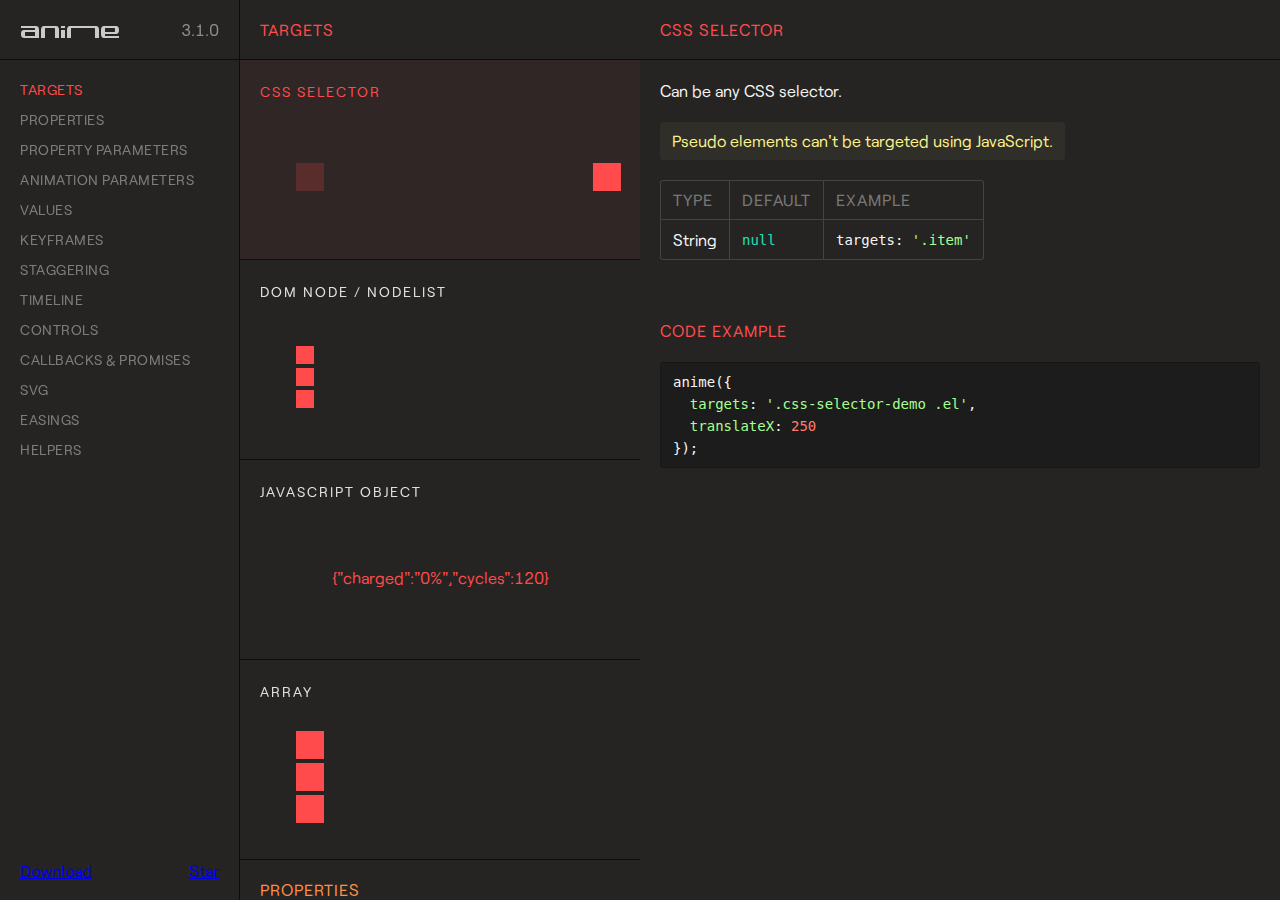
<file: anime-master/documentation/index.html>
<!DOCTYPE html>
<html>
<head>
  <title>Documentation | anime.js</title>
  <meta charset="utf-8">
  <meta name="viewport" content="width=device-width, initial-scale=1, maximum-scale=1">

  <meta property="og:title" content="anime.js">
  <meta property="og:url" content="https://animejs.com">
  <meta property="og:description" content="Javascript animation engine">
  <meta property="og:image" content="https://animejs.com/documentation/assets/img/social-media-image.png">

  <meta name="twitter:card" content="summary_large_image">
  <meta name="twitter:site" content="@juliangarnier">
  <meta name="twitter:creator" content="@juliangarnier">
  <meta name="twitter:title" content="anime.js">
  <meta name="twitter:description" content="Javascript animation engine">
  <meta name="twitter:image" content="https://animejs.com/documentation/assets/img/social-media-image.png">

  <link rel="apple-touch-icon-precomposed" href="assets/img/apple-touch-icon.png">
  <link rel="icon" type="image/png" href="assets/img/favicon.png" >

  <link href="//cloud.typenetwork.com/projects/2160/fontface.css/" rel="stylesheet" type="text/css">

  <link href="assets/css/animejs.css" rel="stylesheet">
  <link href="assets/css/anime-theme.css" rel="stylesheet">
  <link href="assets/css/documentation.css" rel="stylesheet">

  <script src="../lib/anime.min.js"></script>
</head>
<body>
  <div class="content">
    <header class="header">
    <a class="logo" href="https://github.com/juliangarnier/anime/">
      <img class="anime-mini-logo" src="assets/img/anime-mini-logo.svg" />
      <span class="version-number"></span>
    </a>
    </header>
    <section class="pane sidebar">
      <nav class="navigation"></nav>
      <div class="sidebar-info">
        <a class="github-button" href="https://github.com/juliangarnier/anime/archive/master.zip" data-icon="octicon-cloud-download" aria-label="Download juliangarnier/anime on GitHub">Download</a>
        <a class="github-button" href="https://github.com/juliangarnier/anime" data-show-count="true" aria-label="Star juliangarnier/anime on GitHub">Star</a>
      </div>
    </section>
    <section class="pane demos">

<!-- TARGETS -->
<article id="targets" class="color-targets">
  <header>
    <h2 class="demos-title">Targets</h2>
  </header>

<div id="cssSelector" class="demo">
  <h3 class="demo-title">CSS Selector</h3>
  <div class="demo-description">
    <p>Can be any CSS selector.</p>
    <p class="bubble warning">Pseudo elements can't be targeted using JavaScript.</p>
    <table>
      <thead>
        <td>Type</td>
        <td>Default</td>
        <td>Example</td>
      </thead>
      <tr>
        <td>String</td>
        <td><code>null</code></td>
        <td><code>targets: '.item'</code></td>
      </tr>
    </table>
  </div>
  <div class="demo-content css-selector-demo">
    <div class="line">
      <div class="square shadow"></div>
      <div class="square el"></div>
    </div>
  </div>
  <script>var cssSelector = function() {
/*DEMO*/
anime({
  targets: '.css-selector-demo .el',
  translateX: 250
});
/*DEMO*/
}
  </script>

</div>

<div id="domNode" class="demo">
  <h3 class="demo-title">DOM Node / NodeList</h3>
  <div class="demo-description">
    <p>
      Can be any DOM Node or NodeList.
    </p>
    <table>
      <thead>
        <td>Type</td>
        <td>Default</td>
        <td>Example</td>
      </thead>
      <tr>
        <td>DOM Node</td>
        <td><code>null</code></td>
        <td><code>targets: el.querySelector('.item')</code></td>
      </tr>
      <tr>
        <td>NodeList</td>
        <td><code>null</code></td>
        <td><code>targets: el.querySelectorAll('.item')</code></td>
      </tr>
    </table>
  </div>
  <div class="demo-content dom-node-demo">
    <div class="line">
      <div class="small square shadow"></div>
      <div class="small square el"></div>
    </div>
    <div class="line">
      <div class="small square shadow"></div>
      <div class="small square el"></div>
    </div>
    <div class="line">
      <div class="small square shadow"></div>
      <div class="small square el"></div>
    </div>
  </div>
  <script>var domNode = function() {
/*DEMO*/
var elements = document.querySelectorAll('.dom-node-demo .el');

anime({
  targets: elements,
  translateX: 270
});
/*DEMO*/
}
  </script>
</div>

<div id="JSobject" class="demo">
  <h3 class="demo-title">JavaScript Object</h3>
  <div class="demo-description">
    <p>
      A JavaScript Object with at least one property containing a numerical value.
    </p>
    <table>
      <thead>
        <td>Type</td>
        <td>Default</td>
        <td>Example</td>
      </thead>
      <tr>
        <td>Object</td>
        <td><code>null</code></td>
        <td><code>targets: myObjectProp</code></td>
      </tr>
    </table>
  </div>
  <div class="demo-content">
    <pre class="battery-log">{"charged":"0%","cycles":120}</pre>
  </div>
  <script>var JSobject = function() {
/*DEMO*/
var logEl = document.querySelector('.battery-log');

var battery = {
  charged: '0%',
  cycles: 120
}

anime({
  targets: battery,
  charged: '100%',
  cycles: 130,
  round: 1,
  easing: 'linear',
  update: function() {
    logEl.innerHTML = JSON.stringify(battery);
  }
});
/*DEMO*/
}
  </script>
<script>
</script>
</div>

<div id="array" class="demo">
  <h3 class="demo-title">Array</h3>
  <div class="demo-description">
    <p>
      An array containing multiple targets.
    </p>
    <p class="bubble info">
      Accepts mixed types. E.g. <code>['.el', domNode, jsObject]</code>
    </p>
    <table>
      <thead>
        <td>Type</td>
        <td>Default</td>
        <td>Example</td>
      </thead>
      <tr>
        <td>Array</td>
        <td><code>null</code></td>
        <td><code>targets: ['.item', el.getElementById('#thing')]</code></td>
      </tr>
    </table>
  </div>
  <div class="demo-content mixed-array-demo">
    <div class="line">
      <div class="square shadow"></div>
      <div class="square el el-01"></div>
    </div>
    <div class="line">
      <div class="square shadow"></div>
      <div class="square el el-02"></div>
    </div>
    <div class="line">
      <div class="square shadow"></div>
      <div class="square el el-03"></div>
    </div>
  </div>
  <script>var array = function() {
/*DEMO*/
var el = document.querySelector('.mixed-array-demo .el-01');

anime({
  targets: [el, '.mixed-array-demo .el-02', '.mixed-array-demo .el-03'],
  translateX: 250
});
/*DEMO*/
}
  </script>

</div>

</article>
<!-- -->

<!-- ANIMATABLE PROPERTIES -->
<article id="properties" class="color-properties">
<header>
  <h2 class="demos-title">Properties</h2>
</header>

<div id="cssProperties" class="demo">
  <h3 class="demo-title">CSS Properties</h3>
  <div class="demo-description">
    <p>
      Any CSS properties can be animated.
    </p>
    <p class="bubble warning">
      Most CSS properties will cause layout changes or repaint, and will result in choppy animation.
      Prioritize opacity and CSS transforms as much as possible.
    </p>
    <p>More details about accepted values in the <a class="color-values" href="#unitlessValue">values</a> section.</p>
    <table>
      <thead>
        <td>Example</td>
        <td>value</td>
      </thead>
      <tr>
        <td><code>opacity</code></td>
        <td><code>.5</code></td>
      </tr>
      <tr>
        <td><code>left</code></td>
        <td><code>'100px'</code></td>
      </tr>
    </table>
  </div>
  <div class="demo-content css-prop-demo">
    <div class="large square shadow"></div>
    <div class="large square el"></div>
  </div>
  <script>var cssProperties = function() {
/*DEMO*/
anime({
  targets: '.css-prop-demo .el',
  left: '240px',
  backgroundColor: '#FFF',
  borderRadius: ['0%', '50%'],
  easing: 'easeInOutQuad'
});
/*DEMO*/
}
  </script>
</div>

<div id="CSStransforms" class="demo">
  <h3 class="demo-title">CSS Transforms</h3>
  <div class="demo-description">
    <p>
      Animate CSS transforms properties individually.
    </p>
    <p class="bubble info">
      It's possible to specify different timing for each transforms properties, more details in the <a class="color-prop-params" href="#specificPropParameters">specific property parameters</a> section.
    </p>
    <p>More details about accepted values in the <a class="color-values" href="#unitlessValue">values</a> section.</p>
    <table>
      <thead>
        <td>Valid properties</td>
        <td>Default unit</td>
      </thead>
      <tr><td><code>'translateX'</code></td><td><code>'px'</code></td></tr>
      <tr><td><code>'translateY'</code></td><td><code>'px'</code></td></tr>
      <tr><td><code>'translateZ'</code></td><td><code>'px'</code></td></tr>
      <tr><td><code>'rotate'</code></td><td><code>'deg'</code></td></tr>
      <tr><td><code>'rotateX'</code></td><td><code>'deg'</code></td></tr>
      <tr><td><code>'rotateY'</code></td><td><code>'deg'</code></td></tr>
      <tr><td><code>'rotateZ'</code></td><td><code>'deg'</code></td></tr>
      <tr><td><code>'scale'</code></td><td><code>—</code></td></tr>
      <tr><td><code>'scaleX'</code></td><td><code>—</code></td></tr>
      <tr><td><code>'scaleY'</code></td><td><code>—</code></td></tr>
      <tr><td><code>'scaleZ'</code></td><td><code>—</code></td></tr>
      <tr><td><code>'skew'</code></td><td><code>'deg'</code></td></tr>
      <tr><td><code>'skewX'</code></td><td><code>'deg'</code></td></tr>
      <tr><td><code>'skewY'</code></td><td><code>'deg'</code></td></tr>
      <tr><td><code>'perspective'</code></td><td><code>'px'</code></td></tr>
    </table>
  </div>
  <div class="demo-content css-transforms-demo">
    <div class="square shadow"></div>
    <div class="square el"></div>
  </div>
  <script>var CSStransforms = function() {
/*DEMO*/
anime({
  targets: '.css-transforms-demo .el',
  translateX: 250,
  scale: 2,
  rotate: '1turn'
});
/*DEMO*/
}
  </script>
</div>

<div id="JSobjProp" class="demo">
  <h3 class="demo-title">Object properties</h3>
  <div class="demo-description">
    <p>
      Any Object property containing a numerical value can be animated.<br>
      More details about accepted values in the <a class="color-values" href="#unitlessValue">values</a> section.
    </p>
    <table>
      <thead>
        <td>Example</td>
        <td>value</td>
      </thead>
      <tr>
        <td><code>prop1</code></td>
        <td><code>50</code></td>
      </tr>
      <tr>
        <td><code>'prop2'</code></td>
        <td><code>'100%'</code></td>
      </tr>
    </table>
  </div>
  <div class="demo-content">
    <pre class="js-object-log">{"prop1":0,"prop2":"0%"}</pre>
  </div>
  <script>var JSobjProp = function() {
/*DEMO*/
var objPropLogEl = document.querySelector('.js-object-log');

var myObject = {
  prop1: 0,
  prop2: '0%'
}

anime({
  targets: myObject,
  prop1: 50,
  prop2: '100%',
  easing: 'linear',
  round: 1,
  update: function() {
    objPropLogEl.innerHTML = JSON.stringify(myObject);
  }
});
/*DEMO*/
}
  </script>
</div>

<div id="domAttr" class="demo">
  <h3 class="demo-title">DOM Attributes</h3>
  <div class="demo-description">
    <p>
      Any DOM Attributes containing a numerical value can be animated.<br>
      More details about accepted values in the <a class="color-values" href="#unitlessValue">values</a> section.
    </p>
    <table>
      <thead>
        <td>Example</td>
        <td>value</td>
      </thead>
      <tr>
        <td><code>value</code></td>
        <td><code>1000</code></td>
      </tr>
      <tr>
        <td><code>volume</code></td>
        <td><code>0</code></td>
      </tr>
      <tr>
        <td><code>data-custom</code></td>
        <td><code>'3 dogs'</code></td>
      </tr>
    </table>
  </div>
  <div class="demo-content dom-attribute-demo">
    <input class="el text-output" value="0"></input>
  </div>
  <script>var domAttr = function() {
/*DEMO*/
anime({
  targets: '.dom-attribute-demo input',
  value: [0, 1000],
  round: 1,
  easing: 'easeInOutExpo'
});
/*DEMO*/
}
  </script>
</div>

<div id="svgAttr" class="demo">
  <h3 class="demo-title">SVG Attributes</h3>
  <div class="demo-description">
    <p>
      Like any other <a class="color-properties" href="#domAttr">DOM attributes</a>, all SVG attributes containing at least one numerical value can be animated.<br>
      More details about accepted values in the <a class="color-values" href="#unitlessValue">values</a> section and SVG animation in the <a class="color-svg" href="#motionPath">SVG</a> section.
    </p>
    <table>
      <thead>
        <td>Example</td>
        <td>value</td>
      </thead>
      <tr>
        <td><code>points</code></td>
        <td><code>'64 68.64 8.574 100 63.446 67.68 64 4 64.554 67.68 119.426 100'</code></td>
      </tr>
      <tr>
        <td><code>scale</code></td>
        <td><code>1</code></td>
      </tr>
      <tr>
        <td><code>baseFrequency</code></td>
        <td><code>0</code></td>
      </tr>
    </table>
  </div>
  <div class="demo-content align-center svg-attributes-demo">
<svg width="128" height="128" viewBox="0 0 128 128">
  <filter id="displacementFilter">
    <feTurbulence type="turbulence" baseFrequency=".05" numOctaves="2" result="turbulence"/>
    <feDisplacementMap in2="turbulence" in="SourceGraphic" scale="15" xChannelSelector="R" yChannelSelector="G"/>
  </filter>
  <polygon points="64 68.64 8.574 100 63.446 67.68 64 4 64.554 67.68 119.426 100" style="filter: url(#displacementFilter)" fill="currentColor"/>
</svg>
  </div>
  <script>var svgAttr = function() {
  // Needed to reset demo
  var polyEl = document.querySelector('.svg-attributes-demo polygon');
  var feTurbulenceEl = document.querySelector('feTurbulence');
  var feDisplacementMap = document.querySelector('feDisplacementMap');
  polyEl.setAttribute('points', '64 68.64 8.574 100 63.446 67.68 64 4 64.554 67.68 119.426 100');
  feTurbulenceEl.setAttribute('baseFrequency', '.05');
  feDisplacementMap.setAttribute('scale', '15');
/*DEMO*/
anime({
  targets: ['.svg-attributes-demo polygon', 'feTurbulence', 'feDisplacementMap'],
  points: '64 128 8.574 96 8.574 32 64 0 119.426 32 119.426 96',
  baseFrequency: 0,
  scale: 1,
  loop: true,
  direction: 'alternate',
  easing: 'easeInOutExpo'
});
/*DEMO*/
}
  </script>

</div>

</article>
<!-- -->

<!-- PROPERTY PARAMETERS -->
<article id="propertyParameters" class="color-prop-params">
  <header>
    <h2 class="demos-title">Property parameters</h2>
  </header>

<div id="duration" class="demo">
  <h3 class="demo-title">Duration</h3>
  <div class="demo-description">
    <p>
      Defines the duration in milliseconds of the animation.
    </p>
    <table>
      <thead>
        <td>Type</td>
        <td>Default</td>
        <td>Example</td>
      </thead>
      <tr>
        <td>Number</td>
        <td><code>1000</code></td>
        <td><code>3000</code></td>
      </tr>
      <tr>
        <td>anime.stagger</td>
        <td>See <a class="color-staggering" href="#staggeringBasics">staggering</a> section</td>
        <td><code>anime.stagger(150)</code></td>
      </tr>
      <tr>
        <td>Function</td>
        <td>See <a class="color-prop-params" href="#functionBasedParameters">function based parameters</a> section</td>
        <td><code>(el, i) => i * 150</code></td>
      </tr>
    </table>
  </div>
  <div class="demo-content duration-demo">
    <div class="label">3000 ms</div>
    <div class="square shadow"></div>
    <div class="square el"></div>
  </div>
  <script>var duration = function() {
/*DEMO*/
anime({
  targets: '.duration-demo .el',
  translateX: 250,
  duration: 3000
});
/*DEMO*/
}
  </script>
</div>

<div id="delay" class="demo">
  <h3 class="demo-title">Delay</h3>
  <div class="demo-description">
    <p>
      Defines the delay in milliseconds of the animation.
    </p>
    <table>
      <thead>
        <td>Type</td>
        <td>Default</td>
        <td>Example</td>
      </thead>
      <tr>
        <td>Number</td>
        <td><code>0</code></td>
        <td><code>1000</code></td>
      </tr>
      <tr>
        <td>anime.stagger</td>
        <td>See <a class="color-staggering" href="#staggeringBasics">staggering</a> section</td>
        <td><code>anime.stagger(150)</code></td>
      </tr>
      <tr>
        <td>Function</td>
        <td>See <a class="color-prop-params" href="#functionBasedParameters">function based parameters</a> section</td>
        <td><code>(el, i) => i * 150</code></td>
      </tr>
    </table>
  </div>
  <div class="demo-content delay-demo">
    <div class="label">1000 ms</div>
    <div class="square shadow"></div>
    <div class="square el"></div>
  </div>
  <script>var delay = function() {
/*DEMO*/
anime({
  targets: '.delay-demo .el',
  translateX: 250,
  delay: 1000
});
/*DEMO*/
}
  </script>
</div>

<div id="endDelay" class="demo">
  <h3 class="demo-title">end delay</h3>
  <div class="demo-description">
    <p>
      Adds some extra time in milliseconds at the end of the animation.
    </p>
    <table>
      <thead>
        <td>Type</td>
        <td>Default</td>
        <td>Example</td>
      </thead>
      <tr>
        <td>Number</td>
        <td><code>0</code></td>
        <td><code>1000</code></td>
      </tr>
      <tr>
        <td>anime.stagger</td>
        <td>See <a class="color-staggering" href="#staggeringBasics">staggering</a> section</td>
        <td><code>anime.stagger(150)</code></td>
      </tr>
      <tr>
        <td>Function</td>
        <td>See <a class="color-prop-params" href="#functionBasedParameters">function based parameters</a> section</td>
        <td><code>(el, i) => i * 150</code></td>
      </tr>
    </table>
  </div>
  <div class="demo-content end-delay-demo">
    <div class="label">1000 ms</div>
    <div class="square shadow"></div>
    <div class="square el"></div>
  </div>
  <script>var endDelay = function() {
/*DEMO*/
anime({
  targets: '.end-delay-demo .el',
  translateX: 250,
  endDelay: 1000,
  direction: 'alternate'
});
/*DEMO*/
}
  </script>

</div>

<div id="easing" class="demo">
  <h3 class="demo-title">Easing</h3>
  <div class="demo-description">
    <p>
      Defines the timing function of the animation.
    </p>
    <p class="bubble info">
      Check out the <a class="color-easings" href="#linearEasing">easings</a> section for a complete list of available easing and parameters.
    </p>
    <table>
      <thead>
        <td>Type</td>
        <td>Default</td>
        <td>Example</td>
      </thead>
      <tr>
        <td>String</td>
        <td><code>'easeOutElastic(1, .5)'</code></td>
        <td><code>easing: 'easeInOutQuad'</code></td>
      </tr>
    </table>
  </div>
  <div class="demo-content easing-demo">
    <div class="label">easeInOutExpo</div>
    <div class="square shadow"></div>
    <div class="square el"></div>
  </div>
  <script>var easing = function() {
/*DEMO*/
anime({
  targets: '.easing-demo .el',
  translateX: 250,
  easing: 'easeInOutExpo'
});
/*DEMO*/
}
  </script>

</div>

<div id="round" class="demo">
  <h3 class="demo-title">Round</h3>
  <div class="demo-description">
    <p>
      Rounds up the value to x decimals.
    </p>
    <table>
      <thead>
        <td>Type</td>
        <td>Default</td>
        <td>Example</td>
      </thead>
      <tr>
        <td>Number</td>
        <td><code>0</code></td>
        <td><code>round: 10</code></td>
      </tr>
    </table>
  </div>
  <div class="demo-content">
    <pre class="round-log">0</pre>
  </div>
  <script>var round = function() {
/*DEMO*/
var roundLogEl = document.querySelector('.round-log');

anime({
  targets: roundLogEl,
  innerHTML: [0, 10000],
  easing: 'linear',
  round: 10 // Will round the animated value to 1 decimal
});
/*DEMO*/
}
  </script>
</div>

<div id="specificPropParameters" class="demo">
  <h3 class="demo-title">Specific property parameters</h3>
  <div class="demo-description">
    <p>
      Defines specific parameters to each property of the animation using an Object as value.<br>
      Other properties that aren't specified in the Object are inheritted from the main animation.
    </p>
    <table>
      <thead>
        <td>Type</td>
        <td>Example</td>
      </thead>
      <tr>
        <td>Object</td>
<td><code>rotate: {
  value: 360,
  duration: 1800,
  easing: 'easeInOutSine'
}</code></td>
      </tr>
    </table>
  </div>
  <div class="demo-content specific-prop-params-demo">
    <div class="square shadow"></div>
    <div class="square el"></div>
  </div>
  <script>var specificPropParameters = function() {
/*DEMO*/
anime({
  targets: '.specific-prop-params-demo .el',
  translateX: {
    value: 250,
    duration: 800
  },
  rotate: {
    value: 360,
    duration: 1800,
    easing: 'easeInOutSine'
  },
  scale: {
    value: 2,
    duration: 1600,
    delay: 800,
    easing: 'easeInOutQuart'
  },
  delay: 250 // All properties except 'scale' inherit 250ms delay
});
/*DEMO*/
}
  </script>

</div>

<div id="functionBasedParameters" class="demo">
  <h3 class="demo-title">Function based parameters</h3>
  <div class="demo-description">
    <p>
      Get different values for every target and property of the animation.
    </p>
    <p>
      The function accepts 3 arguments:
    </p>
    <table>
      <thead>
        <td>Arguments</td>
        <td>Infos</td>
      </thead>
      <tr>
        <td><code>target</code></td>
        <td>The curent animated targeted element</td>
      </tr>
      <tr>
        <td><code>index</code></td>
        <td>The index of the animated targeted element</td>
      </tr>
      <tr>
        <td><code>targetsLength</code></td>
        <td>The total number of animated targets</td>
      </tr>
    </table>
    <p class="bubble info">
      See <a class="color-staggering" href="#staggeringBasics">staggering</a> section for easier values manipulation.
    </p>
  </div>
  <div class="demo-content function-based-params-demo">
    <div class="line">
      <div class="small label">delay = 0 * 100</div>
      <div class="small square shadow"></div>
      <div class="small square el"></div>
    </div>
    <div class="line">
      <div class="small label">delay = 1 * 100</div>
      <div class="small square shadow"></div>
      <div class="small square el"></div>
    </div>
    <div class="line">
      <div class="small label">delay = 2 * 100</div>
      <div class="small square shadow"></div>
      <div class="small square el"></div>
    </div>
  </div>
  <script>var functionBasedParameters = function() {
/*DEMO*/
anime({
  targets: '.function-based-params-demo .el',
  translateX: 270,
  direction: 'alternate',
  loop: true,
  delay: function(el, i, l) {
    return i * 100;
  },
  endDelay: function(el, i, l) {
    return (l - i) * 100;
  }
});
/*DEMO*/
}
  </script>

</div>

</article>
<!-- -->

<!-- ANIMATION PARAMETERS -->
<article id="animationParameters" class="color-anim-params">
  <header>
    <h2 class="demos-title">Animation parameters</h2>
  </header>

<div id="direction" class="demo">
  <h3 class="demo-title">Direction</h3>
  <div class="demo-description">
    <p>
      Defines the direction of the animation.
    </p>
    <table>
      <thead>
        <td>Accepts</td>
        <td>Infos</td>
      </thead>
      <tr>
        <td><code>'normal'</code></td>
        <td>Animation progress goes from 0 to 100%</td>
      </tr>
      <tr>
        <td><code>'reverse'</code></td>
        <td>Animation progress goes from 100% to 0%</td>
      </tr>
      <tr>
        <td><code>'alternate'</code></td>
        <td>Animation progress goes from 0% to 100% then goes back to 0%</td>
      </tr>
    </table>
  </div>
  <div class="demo-content">
    <div class="line">
      <div class="label">normal</div>
      <div class="square shadow"></div>
      <div class="square el dir-normal"></div>
    </div>
    <div class="line">
      <div class="label">reverse</div>
      <div class="square shadow"></div>
      <div class="square el dir-reverse"></div>
    </div>
    <div class="line">
      <div class="label">alternate</div>
      <div class="square shadow"></div>
      <div class="square el dir-alternate"></div>
    </div>
  </div>
  <script>var direction = function() {
/*DEMO*/
anime({
  targets: '.dir-normal',
  translateX: 250,
  easing: 'easeInOutSine'
});

anime({
  targets: '.dir-reverse',
  translateX: 250,
  direction: 'reverse',
  easing: 'easeInOutSine'
});

anime({
  targets: '.dir-alternate',
  translateX: 250,
  direction: 'alternate',
  easing: 'easeInOutSine'
});
/*DEMO*/
}
  </script>

</div>

<div id="loop" class="demo">
  <h3 class="demo-title">Loop</h3>
  <div class="demo-description">
    <p>
      Defines the number of iterations of your animation.
    </p>
    <table>
      <thead>
        <td>Accepts</td>
        <td>Infos</td>
      </thead>
      <tr>
        <td><code>Number</code></td>
        <td>The number of iterations</td>
      </tr>
      <tr>
        <td><code>true</code></td>
        <td>Loop indefinitely</td>
      </tr>
    </table>
  </div>
  <div class="demo-content">
    <div class="line">
      <div class="small label">normal 3 times</div>
      <div class="small square shadow"></div>
      <div class="small square el loop"></div>
    </div>
    <div class="line">
      <div class="small label">reverse 3 times</div>
      <div class="small square shadow"></div>
      <div class="small square el loop-reverse"></div>
    </div>
    <div class="line">
      <div class="small label">alternate 3 times</div>
      <div class="small square shadow"></div>
      <div class="small square el loop-alternate"></div>
    </div>
    <div class="line">
      <div class="small label">normal inifinite</div>
      <div class="small square shadow"></div>
      <div class="small square el loop-infinity"></div>
    </div>
    <div class="line">
      <div class="small label">inifinite reverse</div>
      <div class="small square shadow"></div>
      <div class="small square el loop-reverse-infinity"></div>
    </div>
    <div class="line">
      <div class="small label">inifinite alternate</div>
      <div class="small square shadow"></div>
      <div class="small square el loop-alternate-infinity"></div>
    </div>
  </div>
  <script>var loop = function() {
/*DEMO*/
anime({
  targets: '.loop',
  translateX: 270,
  loop: 3,
  easing: 'easeInOutSine'
});

anime({
  targets: '.loop-infinity',
  translateX: 270,
  loop: true,
  easing: 'easeInOutSine'
});

anime({
  targets: '.loop-reverse',
  translateX: 270,
  loop: 3,
  direction: 'reverse',
  easing: 'easeInOutSine'
});

anime({
  targets: '.loop-reverse-infinity',
  translateX: 270,
  direction: 'reverse',
  loop: true,
  easing: 'easeInOutSine'
});

anime({
  targets: '.loop-alternate',
  translateX: 270,
  loop: 3,
  direction: 'alternate',
  easing: 'easeInOutSine'
});

anime({
  targets: '.loop-alternate-infinity',
  translateX: 270,
  direction: 'alternate',
  loop: true,
  easing: 'easeInOutSine'
});
/*DEMO*/
}
  </script>
</div>

<div id="autoplay" class="demo">
  <h3 class="demo-title">Autoplay</h3>
  <div class="demo-description">
    <p>
      Defines if the animation should automatically starts or not.
    </p>
    <table>
      <thead>
        <td>Accepts</td>
        <td>Infos</td>
      </thead>
      <tr>
        <td><code>true</code></td>
        <td>Automatically starts the animation</td>
      </tr>
      <tr>
        <td><code>false</code></td>
        <td>Animation is paused by default</td>
      </tr>
    </table>
  </div>
  <div class="demo-content">
    <div class="line">
      <div class="label">autoplay: true</div>
      <div class="square shadow"></div>
      <div class="square el autoplay-true"></div>
    </div>
    <div class="line">
      <div class="label">autoplay: false</div>
      <div class="square shadow"></div>
      <div class="square el autoplay-false"></div>
    </div>
  </div>
  <script>var autoplay = function() {
/*DEMO*/
anime({
  targets: '.autoplay-true',
  translateX: 250,
  autoplay: true,
  easing: 'easeInOutSine'
});

anime({
  targets: '.autoplay-false',
  translateX: 250,
  autoplay: false,
  easing: 'easeInOutSine'
});
/*DEMO*/
}
  </script>
</div>

</article>
<!-- -->

<!-- VALUES -->
<article id="values" class="color-values">
<header>
  <h2 class="demos-title">Values</h2>
</header>

<div id="unitlessValue" class="demo">
  <h3 class="demo-title">Unitless</h3>
  <div class="demo-description">
    <p>
      If the original value has a unit, it will be automatically added to the animated value.
    </p>
    <table>
      <thead>
        <td>Type</td>
        <td>Example</td>
      </thead>
      <tr>
        <td>Number</td>
        <td><code>translateX: 250</code></td>
      </tr>
    </table>
  </div>
  <div class="demo-content unitless-values-demo">
    <div class="circle shadow"></div>
    <div class="circle el"></div>
  </div>
  <script>var unitlessValue = function() {
/*DEMO*/
anime({
  targets: '.unitless-values-demo .el',
  translateX: 250, // -> '250px'
  rotate: 540 // -> '540deg'
});
/*DEMO*/
}
  </script>

</div>

<div id="specificUnitValue" class="demo">
  <h3 class="demo-title">Specific unit</h3>
  <div class="demo-description">
    <p>
      Forces the animation to use a certain unit and will automatically convert the initial target value.
    </p>
    <p class="bubble warning">
      Conversion accuracy can vary depending of the unit used.<br>
      You can also define the initial value of the animation directly using an array, see the <a href="#fromToValues" class="color-values">from to values</a> section.
    </p>
    <table>
      <thead>
        <td>Type</td>
        <td>Example</td>
      </thead>
      <tr>
        <td>String</td>
        <td><code>width: '100%'</code></td>
      </tr>
    </table>
  </div>
  <div class="demo-content specific-unit-values-demo">
    <div class="square shadow"></div>
    <div class="square el"></div>
  </div>
  <script>var specificUnitValue = function() {
/*DEMO*/
anime({
  targets: '.specific-unit-values-demo .el',
  width: '100%', // -> from '28px' to '100%',
  easing: 'easeInOutQuad',
  direction: 'alternate',
  loop: true
});
/*DEMO*/
}
  </script>

</div>

<div id="relativeValues" class="demo">
  <h3 class="demo-title">Relative</h3>
  <div class="demo-description">
    <p>
      Adds, substracts or multiplies the original value.
    </p>
    <table>
      <thead>
        <td>Accepts</td>
        <td>Effect</td>
        <td>Example</td>
      </thead>
      <tr>
        <td><code>'+='</code></td>
        <td>Add</td>
        <td><code>'+=100'</code></td>
      </tr>
      <tr>
        <td><code>'-='</code></td>
        <td>Substract</td>
        <td><code>'-=2turn'</code></td>
      </tr>
      <tr>
        <td><code>'*='</code></td>
        <td>Multiply</td>
        <td><code>'*=10'</code></td>
      </tr>
    </table>
  </div>
  <div class="demo-content">
    <div class="circle shadow"></div>
    <div class="circle el relative-values"></div>
  </div>
  <script>var relativeValues = function() {
/*DEMO*/
var relativeEl = document.querySelector('.el.relative-values');
relativeEl.style.transform = 'translateX(100px)';

anime({
  targets: '.el.relative-values',
  translateX: {
    value: '*=2.5', // 100px * 2.5 = '250px'
    duration: 1000
  },
  width: {
    value: '-=20px', // 28 - 20 = '8px'
    duration: 1800,
    easing: 'easeInOutSine'
  },
  rotate: {
    value: '+=2turn', // 0 + 2 = '2turn'
    duration: 1800,
    easing: 'easeInOutSine'
  },
  direction: 'alternate'
});
/*DEMO*/
}
  </script>

</div>

<div id="colors" class="demo">
  <h3 class="demo-title">Colors</h3>
  <div class="demo-description">
    <p>
      <i>anime.js</i> accepts and converts Hexadecimal, RGB, RGBA, HSL, and HSLA color values.
    </p>
    <p class="bubble warning">
      CSS color codes ( e.g. : <code>'red', 'yellow', 'aqua'</code> ) are not supported.
    </p>
    <table>
      <thead>
        <td>Accepts</td>
        <td>Example</td>
      </thead>
      <tr>
        <td>Hexadecimal</td>
        <td><code>'#FFF'</code> or <code>'#FFFFFF'</code></td>
      </tr>
      <tr>
        <td>RGB</td>
        <td><code>'rgb(255, 255, 255)'</code></td>
      </tr>
      <tr>
        <td>RGBA</td>
        <td><code>'rgba(255, 255, 255, .2)'</code></td>
      </tr>
      <tr>
        <td>HSL</td>
        <td><code>'hsl(0, 100%, 100%)'</code></td>
      </tr>
      <tr>
        <td>HSLA</td>
        <td><code>'hsla(0, 100%, 100%, .2)'</code></td>
      </tr>
    </table>
  </div>
  <div class="demo-content colors-demo">
    <div class="line">
      <div class="small label">HEX</div>
      <div class="small circle shadow"></div>
      <div class="small circle el color-hex"></div>
    </div>
    <div class="line">
      <div class="small label">RGB</div>
      <div class="small circle shadow"></div>
      <div class="small circle el color-rgb"></div>
    </div>
    <div class="line">
      <div class="small label">HSL</div>
      <div class="small circle shadow"></div>
      <div class="small circle el color-hsl"></div>
    </div>
    <div class="line">
      <div class="small label">RGBA</div>
      <div class="small circle shadow"></div>
      <div class="small circle el color-rgba"></div>
    </div>
    <div class="line">
      <div class="small label">HSLA</div>
      <div class="small circle shadow"></div>
      <div class="small circle el color-hsla"></div>
    </div>
  </div>
  <script>var colors = function() {
/*DEMO*/
var colorsExamples = anime.timeline({
  endDelay: 1000,
  easing: 'easeInOutQuad',
  direction: 'alternate',
  loop: true
})
.add({ targets: '.color-hex',  background: '#FFF' }, 0)
.add({ targets: '.color-rgb',  background: 'rgb(255,255,255)' }, 0)
.add({ targets: '.color-hsl',  background: 'hsl(0, 100%, 100%)' }, 0)
.add({ targets: '.color-rgba', background: 'rgba(255,255,255, .2)' }, 0)
.add({ targets: '.color-hsla', background: 'hsla(0, 100%, 100%, .2)' }, 0)
.add({ targets: '.colors-demo .el', translateX: 270 }, 0);
/*DEMO*/
}
  </script>

</div>

<div id="fromToValues" class="demo">
  <h3 class="demo-title">From To</h3>
  <div class="demo-description">
    <p>
      Forces the animation to start at a specified value.
    </p>
    <table>
      <thead>
        <td>Type</td>
        <td>Example</td>
      </thead>
      <tr>
        <td><code>Array</code></td>
        <td><code>['50%', '100%']</code></td>
      </tr>
    </table>
  </div>
  <div class="demo-content">
    <div class="circle shadow"></div>
    <div class="circle el from-to-values"></div>
  </div>
  <script>var fromToValues = function() {
/*DEMO*/
anime({
  targets: '.el.from-to-values',
  translateX: [100, 250], // from 100 to 250
  delay: 500,
  direction: 'alternate',
  loop: true
});
/*DEMO*/
}
  </script>

</div>

<div id="functionBasedPropVal" class="demo">
  <h3 class="demo-title">Function based values</h3>
  <div class="demo-description">
    <p>
      Get different values for every target and property of the animation.
    </p>
    <p>
      The function accepts 3 arguments:
    </p>
    <table>
      <thead>
        <td>Arguments</td>
        <td>Infos</td>
      </thead>
      <tr>
        <td><code>target</code></td>
        <td>The curently animated targeted element</td>
      </tr>
      <tr>
        <td><code>index</code></td>
        <td>The index of the animated targeted element</td>
      </tr>
      <tr>
        <td><code>targetsLength</code></td>
        <td>The total number of animated targets</td>
      </tr>
    </table>
  </div>
  <div class="demo-content function-based-values-demo">
    <div class="line">
      <div class="small circle shadow"></div>
      <div data-x="170" class="small circle el"></div>
    </div>
    <div class="line">
      <div class="small circle shadow"></div>
      <div data-x="80" class="small circle el"></div>
    </div>
    <div class="line">
      <div class="small circle shadow"></div>
      <div data-x="270" class="small circle el"></div>
    </div>
  </div>
  <script>var functionBasedPropVal = function() {
/*DEMO*/
anime({
  targets: '.function-based-values-demo .el',
  translateX: function(el) {
    return el.getAttribute('data-x');
  },
  translateY: function(el, i) {
    return 50 + (-50 * i);
  },
  scale: function(el, i, l) {
    return (l - i) + .25;
  },
  rotate: function() { return anime.random(-360, 360); },
  borderRadius: function() { return ['50%', anime.random(10, 35) + '%']; },
  duration: function() { return anime.random(1200, 1800); },
  delay: function() { return anime.random(0, 400); },
  direction: 'alternate',
  loop: true
});
/*DEMO*/
}
  </script>

</div>

</article>
<!-- -->

<!-- KEYFRAMES -->
<article id="keyframes" class="color-keyframes">
<header>
  <h2 class="demos-title">Keyframes</h2>
</header>

<div id="animationKeyframes" class="demo">
  <h3 class="demo-title">Animation keyframes</h3>
  <div class="demo-description">
    <p>
      Animation keyframes are defined using an Array, within the <code>keyframes</code> property.
    </p>
    <p class="bubble info">
      If there is no duration specified inside the keyframes, each keyframe duration will be equal to the animation's total duration divided by the number of keyframes.
    </p>
    <table>
      <thead>
        <td>Type</td>
        <td>Example</td>
      </thead>
      <tr>
        <td><code>Array</code></td>
        <td><code>[
  {value: 100, easing: 'easeOutExpo'},
  {value: 200, delay: 500},
  {value: 300, duration: 1000}
]</code></td>
      </tr>
    </table>
  </div>
  <div class="demo-content animation-keyframes-demo">
    <div class="circle shadow"></div>
    <div class="circle el keyframes"></div>
  </div>
  <script>var animationKeyframes = function() {
/*DEMO*/
anime({
  targets: '.animation-keyframes-demo .el',
  keyframes: [
    {translateY: -40},
    {translateX: 250},
    {translateY: 40},
    {translateX: 0},
    {translateY: 0}
  ],
  duration: 4000,
  easing: 'easeOutElastic(1, .8)',
  loop: true
});
/*DEMO*/
}
  </script>
</div>

<div id="propertyKeyframes" class="demo">
  <h3 class="demo-title">Property keyframes</h3>
  <div class="demo-description">
    <p>
      Similar to <a class="color-keyframes" href="#animationKeyframes">animation keyframes</a>, property keyframes are defined using an Array of property Object. Property keyframes allow overlapping animations since each property have its own keyframes array.
    </p>
    <p class="bubble info">
      If there is no duration specified inside the keyframes, each keyframe duration will be equal to the animation's total duration divided by the number of keyframes.
    </p>
    <table>
      <thead>
        <td>Type</td>
        <td>Example</td>
      </thead>
      <tr>
        <td><code>Array</code></td>
        <td><code>[
  {value: 100, easing: 'easeOutExpo'},
  {value: 200, delay: 500},
  {value: 300, duration: 1000}
]</code></td>
      </tr>
    </table>
  </div>
  <div class="demo-content property-keyframes-demo">
    <div class="circle shadow"></div>
    <div class="circle el keyframes"></div>
  </div>
  <script>var propertyKeyframes = function() {
/*DEMO*/
anime({
  targets: '.property-keyframes-demo .el',
  translateX: [
    { value: 250, duration: 1000, delay: 500 },
    { value: 0, duration: 1000, delay: 500 }
  ],
  translateY: [
    { value: -40, duration: 500 },
    { value: 40, duration: 500, delay: 1000 },
    { value: 0, duration: 500, delay: 1000 }
  ],
  scaleX: [
    { value: 4, duration: 100, delay: 500, easing: 'easeOutExpo' },
    { value: 1, duration: 900 },
    { value: 4, duration: 100, delay: 500, easing: 'easeOutExpo' },
    { value: 1, duration: 900 }
  ],
  scaleY: [
    { value: [1.75, 1], duration: 500 },
    { value: 2, duration: 50, delay: 1000, easing: 'easeOutExpo' },
    { value: 1, duration: 450 },
    { value: 1.75, duration: 50, delay: 1000, easing: 'easeOutExpo' },
    { value: 1, duration: 450 }
  ],
  easing: 'easeOutElastic(1, .8)',
  loop: true
});
/*DEMO*/
}
  </script>
</div>

</article>
<!-- -->

<!-- STAGGERING -->
<article id="staggering" class="color-staggering">
<header>
  <h2 class="demos-title">Staggering</h2>
</header>

<div id="staggeringBasics" class="demo">
  <h3 class="demo-title">Staggering basics</h3>
  <div class="demo-description">
    <p>
      Staggering allows you to animate multiple elements with <a href="https://en.wikipedia.org/wiki/Follow_through_and_overlapping_action">follow through and overlapping action</a>.
    </p>
    <pre><code>anime.stagger(value, options)</code></pre>
    <table>
      <thead>
        <td>Arguments</td>
        <td>Type</td>
        <td>Info</td>
        <td>Required</td>
      </thead>
      <tr>
        <td>Value</td>
        <td><code>Number</code>, <code>String</code>, <code>Array</code></td>
        <td>The manipulated value(s)</td>
        <td>Yes</td>
      </tr>
      <tr>
        <td>Options</td>
        <td><code>Object</code></td>
        <td>Stagger parameters</td>
        <td>No</td>
      </tr>
    </table>
  </div>
  <div class="demo-content basic-staggering-demo">
    <div class="line">
      <div class="label">delay = (100 * 0) ms</div>
      <div class="small square shadow"></div>
      <div class="small square el"></div>
    </div>
    <div class="line">
      <div class="label">delay = (100 * 1) ms</div>
      <div class="small square shadow"></div>
      <div class="small square el"></div>
    </div>
    <div class="line">
      <div class="label">delay = (100 * 2) ms</div>
      <div class="small square shadow"></div>
      <div class="small square el"></div>
    </div>
    <div class="line">
      <div class="label">delay = (100 * 3) ms</div>
      <div class="small square shadow"></div>
      <div class="small square el"></div>
    </div>
    <div class="line">
      <div class="label">delay = (100 * 4) ms</div>
      <div class="small square shadow"></div>
      <div class="small square el"></div>
    </div>
    <div class="line">
      <div class="label">delay = (100 * 5) ms</div>
      <div class="small square shadow"></div>
      <div class="small square el"></div>
    </div>
  </div>
  <script>var staggeringBasics = function() {
/*DEMO*/
anime({
  targets: '.basic-staggering-demo .el',
  translateX: 270,
  delay: anime.stagger(100) // increase delay by 100ms for each elements.
});
/*DEMO*/
}
  </script>
</div>

<div id="staggeringStartValue" class="demo">
  <h3 class="demo-title">Start value</h3>
  <div class="demo-description">
    <p>
      Starts the staggering effect from a specific value.
    </p>
    <pre><code>anime.stagger(value, {start: startValue})</code></pre>
    <table>
      <thead>
        <td>Types</td>
        <td>Info</td>
      </thead>
      <tr>
        <td><code>Number</code>, <code>String</code>
        <td>Same as propety values, see <a href="#unitlessValue" class="color-values">values section</a></td>
      </tr>
    </table>
  </div>
  <div class="demo-content staggering-start-value-demo">
    <div class="line">
      <div class="label">delay = 500 + (100 * 0) ms</div>
      <div class="small square shadow"></div>
      <div class="small square el"></div>
    </div>
    <div class="line">
      <div class="label">delay = 500 + (100 * 1) ms</div>
      <div class="small square shadow"></div>
      <div class="small square el"></div>
    </div>
    <div class="line">
      <div class="label">delay = 500 + (100 * 2) ms</div>
      <div class="small square shadow"></div>
      <div class="small square el"></div>
    </div>
    <div class="line">
      <div class="label">delay = 500 + (100 * 3) ms</div>
      <div class="small square shadow"></div>
      <div class="small square el"></div>
    </div>
    <div class="line">
      <div class="label">delay = 500 + (100 * 4) ms</div>
      <div class="small square shadow"></div>
      <div class="small square el"></div>
    </div>
    <div class="line">
      <div class="label">delay = 500 + (100 * 5) ms</div>
      <div class="small square shadow"></div>
      <div class="small square el"></div>
    </div>
  </div>
  <script>var staggeringStartValue = function() {
/*DEMO*/
anime({
  targets: '.staggering-start-value-demo .el',
  translateX: 270,
  delay: anime.stagger(100, {start: 500}) // delay starts at 500ms then increase by 100ms for each elements.
});
/*DEMO*/
}
  </script>
</div>

<div id="rangeValueStaggering" class="demo">
  <h3 class="demo-title">Range value</h3>
  <div class="demo-description">
    <p>
      Distributes evenly values between two numbers.
    </p>
    <pre><code>anime.stagger([startValue, endValue])</code></pre>
    <table>
      <thead>
        <td>Type</td>
        <td>Info</td>
      </thead>
      <tr>
        <td><code>'easingName'</code></td>
        <td>All valid easing names are accepted, see <a href="#easings" class="color-easings">easings section</a></td>
      </tr>
      <tr>
        <td><code>function(i)</code></td>
        <td>Custom easing function, see <a href="#customEasing" class="color-easings">custom easings section</a></td>
      </tr>
    </table>
  </div>
  <div class="demo-content range-value-staggering-demo">
    <div class="line">
      <div class="label">rotate = ((360 - (-360)) / 5) * 0</div>
      <div class="small square shadow"></div>
      <div class="small square el"></div>
    </div>
    <div class="line">
      <div class="label">rotate = ((360 - (-360)) / 5) * 1</div>
      <div class="small square shadow"></div>
      <div class="small square el"></div>
    </div>
    <div class="line">
      <div class="label">rotate = ((360 - (-360)) / 5) * 2</div>
      <div class="small square shadow"></div>
      <div class="small square el"></div>
    </div>
    <div class="line">
      <div class="label">rotate = ((360 - (-360)) / 5) * 3</div>
      <div class="small square shadow"></div>
      <div class="small square el"></div>
    </div>
    <div class="line">
      <div class="label">rotate = ((360 - (-360)) / 5) * 4</div>
      <div class="small square shadow"></div>
      <div class="small square el"></div>
    </div>
    <div class="line">
      <div class="label">rotate = ((360 - (-360)) / 5) * 5</div>
      <div class="small square shadow"></div>
      <div class="small square el"></div>
    </div>
  </div>
  <script>var rangeValueStaggering = function() {
/*DEMO*/
anime({
  targets: '.range-value-staggering-demo .el',
  translateX: 270,
  rotate: anime.stagger([-360, 360]), // rotation will be distributed from -360deg to 360deg evenly between all elements
  easing: 'easeInOutQuad'
});
/*DEMO*/
}
  </script>
</div>

<div id="staggeringFrom" class="demo">
  <h3 class="demo-title">From value</h3>
  <div class="demo-description">
    <p>
      Starts the stagger effect from a specific position.
    </p>
    <pre><code>anime.stagger(value, {from: startingPosition})</code></pre>
    <table>
      <thead>
        <td>Options</td>
        <td>Type</td>
        <td>Info</td>
      </thead>
      <tr>
        <td><code>'first'</code> (default)</td>
        <td><code>'string'</code></td>
        <td>Start the effect from the first element</td>
      </tr>
      <tr>
        <td><code>'last'</code></td>
        <td><code>'string'</code></td>
        <td>Start the effect from the last element</td>
      </tr>
      <tr>
        <td><code>'center'</code></td>
        <td><code>'string'</code></td>
        <td>Start the effect from the center</td>
      </tr>
      <tr>
        <td><code>index</code></td>
        <td><code>number</code></td>
        <td>Start the effect from the specified index</td>
      </tr>
    </table>
  </div>
  <div class="demo-content staggering-from-demo">
    <div class="line">
      <div class="small square shadow"></div>
      <div class="small square el"></div>
    </div>
    <div class="line">
      <div class="small square shadow"></div>
      <div class="small square el"></div>
    </div>
    <div class="line">
      <div class="small square shadow"></div>
      <div class="small square el"></div>
    </div>
    <div class="line">
      <div class="small square shadow"></div>
      <div class="small square el"></div>
    </div>
    <div class="line">
      <div class="small square shadow"></div>
      <div class="small square el"></div>
    </div>
    <div class="line">
      <div class="small square shadow"></div>
      <div class="small square el"></div>
    </div>
  </div>
  <script>var staggeringFrom = function() {
/*DEMO*/
anime({
  targets: '.staggering-from-demo .el',
  translateX: 270,
  delay: anime.stagger(100, {from: 'center'})
});
/*DEMO*/
}
  </script>
</div>

<div id="staggeringDirection" class="demo">
  <h3 class="demo-title">Direction</h3>
  <div class="demo-description">
    <p>
      Changes the order in which the stagger operates.
    </p>
    <pre><code>anime.stagger(value, {direction: 'reverse'})</code></pre>
    <table>
      <thead>
        <td>Options</td>
        <td>Info</td>
      </thead>
      <tr>
        <td><code>'normal'</code> (default)</td>
        <td>Normal staggering, from the first element to the last</td>
      </tr>
      <tr>
        <td><code>'reverse'</code></td>
        <td>Reversed staggering, from the last element to the first</td>
      </tr>
    </table>
  </div>
  <div class="demo-content staggering-direction-demo">
    <div class="line">
      <div class="small square shadow"></div>
      <div class="small square el"></div>
    </div>
    <div class="line">
      <div class="small square shadow"></div>
      <div class="small square el"></div>
    </div>
    <div class="line">
      <div class="small square shadow"></div>
      <div class="small square el"></div>
    </div>
    <div class="line">
      <div class="small square shadow"></div>
      <div class="small square el"></div>
    </div>
    <div class="line">
      <div class="small square shadow"></div>
      <div class="small square el"></div>
    </div>
    <div class="line">
      <div class="small square shadow"></div>
      <div class="small square el"></div>
    </div>
  </div>
  <script>var staggeringDirection = function() {
/*DEMO*/
anime({
  targets: '.staggering-direction-demo .el',
  translateX: 270,
  delay: anime.stagger(100, {direction: 'reverse'})
});
/*DEMO*/
}
  </script>
</div>

<div id="staggeringEasing" class="demo">
  <h3 class="demo-title">Easing</h3>
  <div class="demo-description">
    <p>
      Stagger values using an easing function.
    </p>
    <pre><code>anime.stagger(value, {easing: 'easingName'})</code></pre>
    <table>
      <thead>
        <td>Type</td>
        <td>Info</td>
      </thead>
      <tr>
        <td><code>'string'</code></td>
        <td>All valid <a href="#easings" class="color-easings">easing names</a> are accepted</td>
      </tr>
      <tr>
        <td><code>function(i)</code></td>
        <td>Use your own <a href="#customEasing" class="color-easings">custom easings function</a></td>
      </tr>
    </table>
  </div>
  <div class="demo-content staggering-easing-demo">
    <div class="line">
      <div class="small square shadow"></div>
      <div class="small square el"></div>
    </div>
    <div class="line">
      <div class="small square shadow"></div>
      <div class="small square el"></div>
    </div>
    <div class="line">
      <div class="small square shadow"></div>
      <div class="small square el"></div>
    </div>
    <div class="line">
      <div class="small square shadow"></div>
      <div class="small square el"></div>
    </div>
    <div class="line">
      <div class="small square shadow"></div>
      <div class="small square el"></div>
    </div>
    <div class="line">
      <div class="small square shadow"></div>
      <div class="small square el"></div>
    </div>
  </div>
  <script>var staggeringEasing = function() {
/*DEMO*/
anime({
  targets: '.staggering-easing-demo .el',
  translateX: 270,
  delay: anime.stagger(300, {easing: 'easeOutQuad'})
});
/*DEMO*/
}
  </script>
</div>

<div id="gridStaggering" class="demo">
  <h3 class="demo-title">Grid</h3>
  <div class="demo-description">
    <p>
      Staggering values based a 2D array that allow "ripple" effects.
    </p>
    <pre><code>anime.stagger(value, {grid: [rows, columns]})</code></pre>
    <table>
      <thead>
        <td>Type</td>
        <td>Info</td>
      </thead>
      <tr>
        <td><code>array</code></td>
        <td>A 2 items array, the first value is the number of rows, the second the number of columns</td>
      </tr>
    </table>
  </div>
  <div class="demo-content staggering-grid-demo">
    <div class="grid">
      <div class="small square el"></div>
      <div class="small square el"></div>
      <div class="small square el"></div>
      <div class="small square el"></div>
      <div class="small square el"></div>
      <div class="small square el"></div>
      <div class="small square el"></div>
      <div class="small square el"></div>
      <div class="small square el"></div>
      <div class="small square el"></div>
      <div class="small square el"></div>
      <div class="small square el"></div>
      <div class="small square el"></div>
      <div class="small square el"></div>
      <div class="small square el"></div>
      <div class="small square el"></div>
      <div class="small square el"></div>
      <div class="small square el"></div>
      <div class="small square el"></div>
      <div class="small square el"></div>
      <div class="small square el"></div>
      <div class="small square el"></div>
      <div class="small square el"></div>
      <div class="small square el"></div>
      <div class="small square el"></div>
      <div class="small square el"></div>
      <div class="small square el"></div>
      <div class="small square el"></div>
      <div class="small square el"></div>
      <div class="small square el"></div>
      <div class="small square el"></div>
      <div class="small square el"></div>
      <div class="small square el"></div>
      <div class="small square el"></div>
      <div class="small square el"></div>
      <div class="small square el"></div>
      <div class="small square el"></div>
      <div class="small square el"></div>
      <div class="small square el"></div>
      <div class="small square el"></div>
      <div class="small square el"></div>
      <div class="small square el"></div>
      <div class="small square el"></div>
      <div class="small square el"></div>
      <div class="small square el"></div>
      <div class="small square el"></div>
      <div class="small square el"></div>
      <div class="small square el"></div>
      <div class="small square el"></div>
      <div class="small square el"></div>
      <div class="small square el"></div>
      <div class="small square el"></div>
      <div class="small square el"></div>
      <div class="small square el"></div>
      <div class="small square el"></div>
      <div class="small square el"></div>
      <div class="small square el"></div>
      <div class="small square el"></div>
      <div class="small square el"></div>
      <div class="small square el"></div>
      <div class="small square el"></div>
      <div class="small square el"></div>
      <div class="small square el"></div>
      <div class="small square el"></div>
      <div class="small square el"></div>
      <div class="small square el"></div>
      <div class="small square el"></div>
      <div class="small square el"></div>
      <div class="small square el"></div>
      <div class="small square el"></div>
    </div>
    <div class="grid shadow">
      <div class="small square"></div>
      <div class="small square"></div>
      <div class="small square"></div>
      <div class="small square"></div>
      <div class="small square"></div>
      <div class="small square"></div>
      <div class="small square"></div>
      <div class="small square"></div>
      <div class="small square"></div>
      <div class="small square"></div>
      <div class="small square"></div>
      <div class="small square"></div>
      <div class="small square"></div>
      <div class="small square"></div>
      <div class="small square"></div>
      <div class="small square"></div>
      <div class="small square"></div>
      <div class="small square"></div>
      <div class="small square"></div>
      <div class="small square"></div>
      <div class="small square"></div>
      <div class="small square"></div>
      <div class="small square"></div>
      <div class="small square"></div>
      <div class="small square"></div>
      <div class="small square"></div>
      <div class="small square"></div>
      <div class="small square"></div>
      <div class="small square"></div>
      <div class="small square"></div>
      <div class="small square"></div>
      <div class="small square"></div>
      <div class="small square"></div>
      <div class="small square"></div>
      <div class="small square"></div>
      <div class="small square"></div>
      <div class="small square"></div>
      <div class="small square"></div>
      <div class="small square"></div>
      <div class="small square"></div>
      <div class="small square"></div>
      <div class="small square"></div>
      <div class="small square"></div>
      <div class="small square"></div>
      <div class="small square"></div>
      <div class="small square"></div>
      <div class="small square"></div>
      <div class="small square"></div>
      <div class="small square"></div>
      <div class="small square"></div>
      <div class="small square"></div>
      <div class="small square"></div>
      <div class="small square"></div>
      <div class="small square"></div>
      <div class="small square"></div>
      <div class="small square"></div>
      <div class="small square"></div>
      <div class="small square"></div>
      <div class="small square"></div>
      <div class="small square"></div>
      <div class="small square"></div>
      <div class="small square"></div>
      <div class="small square"></div>
      <div class="small square"></div>
      <div class="small square"></div>
      <div class="small square"></div>
      <div class="small square"></div>
      <div class="small square"></div>
      <div class="small square"></div>
      <div class="small square"></div>
    </div>
  </div>
  <script>var gridStaggering = function() {
/*DEMO*/
anime({
  targets: '.staggering-grid-demo .el',
  scale: [
    {value: .1, easing: 'easeOutSine', duration: 500},
    {value: 1, easing: 'easeInOutQuad', duration: 1200}
  ],
  delay: anime.stagger(200, {grid: [14, 5], from: 'center'})
});
/*DEMO*/
}
  </script>
</div>

<div id="gridAxisStaggering" class="demo">
  <h3 class="demo-title">Axis</h3>
  <div class="demo-description">
    <p>
      Forces the direction of a <a href="#gridStaggering" class="color-staggering">grid starrering</a> effect.
    </p>
    <pre><code>anime.stagger(value, {grid: [rows, columns], axis: 'x'})</code></pre>
    <table>
      <thead>
        <td>Parameters</td>
        <td>Info</td>
      </thead>
      <tr>
        <td><code>'x'</code></td>
        <td>Follows the x axis</td>
      </tr>
      <tr>
        <td><code>'y'</code></td>
        <td>Follows the y axis</td>
      </tr>
    </table>
  </div>
  <div class="demo-content staggering-axis-grid-demo">
    <div class="grid">
      <div class="small square el"></div>
      <div class="small square el"></div>
      <div class="small square el"></div>
      <div class="small square el"></div>
      <div class="small square el"></div>
      <div class="small square el"></div>
      <div class="small square el"></div>
      <div class="small square el"></div>
      <div class="small square el"></div>
      <div class="small square el"></div>
      <div class="small square el"></div>
      <div class="small square el"></div>
      <div class="small square el"></div>
      <div class="small square el"></div>
      <div class="small square el"></div>
      <div class="small square el"></div>
      <div class="small square el"></div>
      <div class="small square el"></div>
      <div class="small square el"></div>
      <div class="small square el"></div>
      <div class="small square el"></div>
      <div class="small square el"></div>
      <div class="small square el"></div>
      <div class="small square el"></div>
      <div class="small square el"></div>
      <div class="small square el"></div>
      <div class="small square el"></div>
      <div class="small square el"></div>
      <div class="small square el"></div>
      <div class="small square el"></div>
      <div class="small square el"></div>
      <div class="small square el"></div>
      <div class="small square el"></div>
      <div class="small square el"></div>
      <div class="small square el"></div>
      <div class="small square el"></div>
      <div class="small square el"></div>
      <div class="small square el"></div>
      <div class="small square el"></div>
      <div class="small square el"></div>
      <div class="small square el"></div>
      <div class="small square el"></div>
      <div class="small square el"></div>
      <div class="small square el"></div>
      <div class="small square el"></div>
      <div class="small square el"></div>
      <div class="small square el"></div>
      <div class="small square el"></div>
      <div class="small square el"></div>
      <div class="small square el"></div>
      <div class="small square el"></div>
      <div class="small square el"></div>
      <div class="small square el"></div>
      <div class="small square el"></div>
      <div class="small square el"></div>
      <div class="small square el"></div>
      <div class="small square el"></div>
      <div class="small square el"></div>
      <div class="small square el"></div>
      <div class="small square el"></div>
      <div class="small square el"></div>
      <div class="small square el"></div>
      <div class="small square el"></div>
      <div class="small square el"></div>
      <div class="small square el"></div>
      <div class="small square el"></div>
      <div class="small square el"></div>
      <div class="small square el"></div>
      <div class="small square el"></div>
      <div class="small square el"></div>
    </div>
    <div class="grid shadow">
      <div class="small square"></div>
      <div class="small square"></div>
      <div class="small square"></div>
      <div class="small square"></div>
      <div class="small square"></div>
      <div class="small square"></div>
      <div class="small square"></div>
      <div class="small square"></div>
      <div class="small square"></div>
      <div class="small square"></div>
      <div class="small square"></div>
      <div class="small square"></div>
      <div class="small square"></div>
      <div class="small square"></div>
      <div class="small square"></div>
      <div class="small square"></div>
      <div class="small square"></div>
      <div class="small square"></div>
      <div class="small square"></div>
      <div class="small square"></div>
      <div class="small square"></div>
      <div class="small square"></div>
      <div class="small square"></div>
      <div class="small square"></div>
      <div class="small square"></div>
      <div class="small square"></div>
      <div class="small square"></div>
      <div class="small square"></div>
      <div class="small square"></div>
      <div class="small square"></div>
      <div class="small square"></div>
      <div class="small square"></div>
      <div class="small square"></div>
      <div class="small square"></div>
      <div class="small square"></div>
      <div class="small square"></div>
      <div class="small square"></div>
      <div class="small square"></div>
      <div class="small square"></div>
      <div class="small square"></div>
      <div class="small square"></div>
      <div class="small square"></div>
      <div class="small square"></div>
      <div class="small square"></div>
      <div class="small square"></div>
      <div class="small square"></div>
      <div class="small square"></div>
      <div class="small square"></div>
      <div class="small square"></div>
      <div class="small square"></div>
      <div class="small square"></div>
      <div class="small square"></div>
      <div class="small square"></div>
      <div class="small square"></div>
      <div class="small square"></div>
      <div class="small square"></div>
      <div class="small square"></div>
      <div class="small square"></div>
      <div class="small square"></div>
      <div class="small square"></div>
      <div class="small square"></div>
      <div class="small square"></div>
      <div class="small square"></div>
      <div class="small square"></div>
      <div class="small square"></div>
      <div class="small square"></div>
      <div class="small square"></div>
      <div class="small square"></div>
      <div class="small square"></div>
      <div class="small square"></div>
    </div>
  </div>
  <script>var gridAxisStaggering = function() {
/*DEMO*/
anime({
  targets: '.staggering-axis-grid-demo .el',
  translateX: anime.stagger(10, {grid: [14, 5], from: 'center', axis: 'x'}),
  translateY: anime.stagger(10, {grid: [14, 5], from: 'center', axis: 'y'}),
  rotateZ: anime.stagger([0, 90], {grid: [14, 5], from: 'center', axis: 'x'}),
  delay: anime.stagger(200, {grid: [14, 5], from: 'center'}),
  easing: 'easeInOutQuad'
});
/*DEMO*/
}
  </script>
</div>

</article>
<!-- -->

<!-- TIMELINE -->
<article id="timeline" class="color-tl">
<header>
  <h2 class="demos-title">Timeline</h2>
</header>

<div id="timelineBasics" class="demo">
  <h3 class="demo-title">Timeline basics</h3>
  <div class="demo-description">
    <p>
      Timelines let you synchronise multiple animations together.<br>
      By default each animation added to the timeline starts after the previous animation ends.
    </p>
    <p>
      Creating a timeline:
    </p>
<pre><code>var myTimeline = anime.timeline(parameters);</code></pre>
    <table>
      <thead>
        <td>Argument</td>
        <td>Type</td>
        <td>Info</td>
        <td>Required</td>
      </thead>
      <tr>
        <td><code>parameters</code></td>
        <td><code>Object</code></td>
        <td>The default parameters of the timeline inherited by children</td>
        <td>No</td>
      </tr>
    </table>
    <p>
      Adding animations to a timeline:
    </p>
<pre><code>myTimeline.add(parameters, offset);</code></pre>
    <table>
      <thead>
        <td>Argument</td>
        <td>Types</td>
        <td>Info</td>
        <td>Required</td>
      </thead>
      <tr>
        <td><code>parameters</code></td>
        <td><code>Object</code></td>
        <td>The child animation parameters, override the timeline default parameters</td>
        <td>Yes</td>
      </tr>
      <tr>
        <td><code>time offset</code></td>
        <td><code>String</code> or <code>Number</code></td>
        <td>Check out the <a class="color-tl" href="#timelineOffsets">Timeline offsets</a> section</td>
        <td>No</td>
      </tr>
    </table>
  </div>
  <div class="demo-content basic-timeline-demo">
    <div class="line">
      <div class="square shadow"></div>
      <div class="square el"></div>
    </div>
    <div class="line">
      <div class="circle shadow"></div>
      <div class="circle el"></div>
    </div>
    <div class="line">
      <div class="triangle shadow"></div>
      <div class="triangle el"></div>
    </div>
  </div>
  <script>var timelineBasics = function() {
/*DEMO*/
// Create a timeline with default parameters
var tl = anime.timeline({
  easing: 'easeOutExpo',
  duration: 750
});

// Add children
tl
.add({
  targets: '.basic-timeline-demo .el.square',
  translateX: 250,
})
.add({
  targets: '.basic-timeline-demo .el.circle',
  translateX: 250,
})
.add({
  targets: '.basic-timeline-demo .el.triangle',
  translateX: 250,
});

/*DEMO*/
}
  </script>

</div>

<div id="timelineOffsets" class="demo">
  <h3 class="demo-title">Time Offsets</h3>
  <div class="demo-description">
    <p>
      Time offsets can be specified with a second optional parameter using the timeline <code>.add()</code> function. It defines when a animation starts in the timeline, if no offset is specifed, the animation will starts after the previous animation ends.<br>
      An offset can be relative to the last animation or absolute to the whole timeline.
    </p>
    <table>
      <thead>
        <td>Type</td>
        <td>Offset</td>
        <td>Example</td>
        <td>Infos</td>
      </thead>
      <tr>
        <td>String</td>
        <td><code>'+='</code></td>
        <td><code>'+=200'</code></td>
        <td>Starts 200ms after the previous animation ends</td>
      </tr>
      <tr>
        <td>String</td>
        <td><code>'-='</code></td>
        <td><code>'-=200'</code></td>
        <td>Starts 200ms before the previous animation ends</td>
      </tr>
      <tr>
        <td>Number</td>
        <td><code>Number</code></td>
        <td><code>100</code></td>
        <td>Starts at 100ms, reagardless of the animtion position in the timeline</td>
      </tr>
    </table>
  </div>
  <div class="demo-content offsets-demo">
    <div class="line">
      <div class="label">no offset</div>
      <div class="square shadow"></div>
      <div class="square el"></div>
    </div>
    <div class="line">
      <div class="label">relative offset ('-=600')</div>
      <div class="circle shadow"></div>
      <div class="circle el"></div>
    </div>
    <div class="line">
      <div class="label">absolute offset (400)</div>
      <div class="triangle shadow"></div>
      <div class="triangle el"></div>
    </div>
  </div>
  <script>var timelineOffsets = function() {
/*DEMO*/
// Create a timeline with default parameters
var tl = anime.timeline({
  easing: 'easeOutExpo',
  duration: 750
});

tl
.add({
  targets: '.offsets-demo .el.square',
  translateX: 250,
})
.add({
  targets: '.offsets-demo .el.circle',
  translateX: 250,
}, '-=600') // relative offset
.add({
  targets: '.offsets-demo .el.triangle',
  translateX: 250,
}, 400); // absolute offset

/*DEMO*/
}
  </script>
</div>

<div id="TLParamsInheritance" class="demo">
  <h3 class="demo-title">Parameters inheritance</h3>
  <div class="demo-description">
    <p>
      Parameters set in the parent timeline instance will be inherited by all the children.
    </p>
    <table>
      <thead>
        <td>Parameters that can be inherited</td>
      </thead>
      <tr>
        <td><code>targets</code></td>
      </tr>
      <tr>
        <td><code>duration</code></td>
      </tr>
      <tr>
        <td><code>delay</code></td>
      </tr>
      <tr>
        <td><code>endDelay</code></td>
      </tr>
      <tr>
        <td><code>round</code></td>
      </tr>
    </table>
  </div>
  <div class="demo-content params-inheritance-demo">
    <div class="line">
      <div class="square shadow"></div>
      <div class="square el"></div>
    </div>
    <div class="line">
      <div class="circle shadow"></div>
      <div class="circle el"></div>
    </div>
    <div class="line">
      <div class="triangle shadow"></div>
      <div class="triangle el"></div>
    </div>
  </div>
  <script>var TLParamsInheritance = function() {
/*DEMO*/
var tl = anime.timeline({
  targets: '.params-inheritance-demo .el',
  delay: function(el, i) { return i * 200 },
  duration: 500,
  easing: 'easeOutExpo',
  direction: 'alternate',
  loop: true
});

tl
.add({
  translateX: 250,
  // override the easing parameter
  easing: 'spring',
})
.add({
  opacity: .5,
  scale: 2
})
.add({
  // override the targets parameter
  targets: '.params-inheritance-demo .el.triangle',
  rotate: 180
})
.add({
  translateX: 0,
  scale: 1
});
/*DEMO*/
}
  </script>

</div>

</article>
<!-- -->

<!-- CONTROLS -->
<article id="controls" class="color-controls">
<header>
  <h2 class="demos-title">Controls</h2>
</header>

<div id="playPause" class="demo">
  <h3 class="demo-title">Play / Pause</h3>
  <div class="demo-description">
    <p>Plays a paused animation, or starts the animation if the <code>autoplay</code> parameters is set to <code>false</code>.</p>
    <pre><code>animation.play();</code></pre>
    <p>Pauses a running animation.</p>
    <pre><code>animation.pause();</code></pre>
  </div>
  <div class="demo-content play-pause-demo">
    <div class="line">
      <div class="small square shadow"></div>
      <div class="small square el"></div>
    </div>
    <div class="line">
      <div class="small square shadow"></div>
      <div class="small square el"></div>
    </div>
    <div class="line">
      <div class="small square shadow"></div>
      <div class="small square el"></div>
    </div>
    <div class="line controls">
      <button class="play">Play</button>
      <button class="pause">Pause</button>
    </div>
  </div>
  <script>var playPause = function() {
/*DEMO*/
var animation = anime({
  targets: '.play-pause-demo .el',
  translateX: 270,
  delay: function(el, i) { return i * 100; },
  direction: 'alternate',
  loop: true,
  autoplay: false,
  easing: 'easeInOutSine'
});

document.querySelector('.play-pause-demo .play').onclick = animation.play;
document.querySelector('.play-pause-demo .pause').onclick = animation.pause;
/*DEMO*/
}

</script>
</div>

<div id="restartAnim" class="demo">
  <h3 class="demo-title">Restart</h3>
  <div class="demo-description">
    <p>Restarts an animation from its initial values.</p>
    <pre><code>animation.restart();</code></pre>
  </div>
  <div class="demo-content restart-demo">
    <div class="line">
      <div class="small square shadow"></div>
      <div class="small square el"></div>
    </div>
    <div class="line">
      <div class="small square shadow"></div>
      <div class="small square el"></div>
    </div>
    <div class="line">
      <div class="small square shadow"></div>
      <div class="small square el"></div>
    </div>
    <div class="line controls">
      <button class="restart">Restart</button>
    </div>
  </div>
  <script>var restartAnim = function() {
/*DEMO*/
var animation = anime({
  targets: '.restart-demo .el',
  translateX: 250,
  delay: function(el, i) { return i * 100; },
  direction: 'alternate',
  loop: true,
  easing: 'easeInOutSine'
});

document.querySelector('.restart-demo .restart').onclick = animation.restart;
/*DEMO*/
}
  </script>

</div>

<div id="reverseAnim" class="demo">
  <h3 class="demo-title">Reverse</h3>
  <div class="demo-description">
    <p>Reverses the direction of an animation.</p>
    <pre><code>animation.reverse();</code></pre>
  </div>
  <div class="demo-content reverse-anim-demo">
    <div class="line">
      <div class="small square shadow"></div>
      <div class="small square el"></div>
    </div>
    <div class="line">
      <div class="small square shadow"></div>
      <div class="small square el"></div>
    </div>
    <div class="line">
      <div class="small square shadow"></div>
      <div class="small square el"></div>
    </div>
    <div class="line controls">
      <button class="reverse">Reverse</button>
    </div>
  </div>

  <script>

  var reverseAnimDemo = anime({
    targets: '.reverse-anim-demo .el',
    translateX: 270,
    duration: 2000,
    delay: function(el, i) { return i * 200; }
  });

  document.querySelector('.reverse-anim-demo .reverse').onclick = function() {
    reverseAnimDemo.reverse();
  }

  var reverseAnim = function() {
/*DEMO*/
var animation = anime({
  targets: '.reverse-anim-demo .el',
  translateX: 270,
  loop: true,
  delay: function(el, i) { return i * 200; },
  easing: 'easeInOutSine'
});

document.querySelector('.reverse-anim-demo .reverse').onclick = animation.reverse;
/*DEMO*/
}
  </script>

</div>

<div id="seekAnim" class="demo">
  <h3 class="demo-title">Seek</h3>
  <div class="demo-description">
    <p>Jump to a specific time (in milliseconds).</p>
    <pre><code>animation.seek(timeStamp);</code></pre>
    <p>Can also be used to control an animation while scrolling.</p>
    <pre><code>animation.seek((scrollPercent / 100) * animation.duration);</code></pre>
  </div>
  <div class="demo-content seek-anim-demo">
    <div class="line">
      <div class="small square shadow"></div>
      <div class="small square el"></div>
    </div>
    <div class="line">
      <div class="small square shadow"></div>
      <div class="small square el"></div>
    </div>
    <div class="line">
      <div class="small square shadow"></div>
      <div class="small square el"></div>
    </div>
    <div class="line controls">
      <input class="progress" step=".001" type="range" min="0" max="100" value="0"></input>
    </div>
  </div>
  <script>var seekAnim = function() {
/*DEMO*/
var animation = anime({
  targets: '.seek-anim-demo .el',
  translateX: 270,
  delay: function(el, i) { return i * 100; },
  elasticity: 200,
  easing: 'easeInOutSine',
  autoplay: false
});

var seekProgressEl = document.querySelector('.seek-anim-demo .progress');
seekProgressEl.oninput = function() {
  animation.seek(animation.duration * (seekProgressEl.value / 100));
};
/*DEMO*/
}
  </script>

</div>

<div id="TLcontrols" class="demo">
  <h3 class="demo-title">Timeline controls</h3>
  <div class="demo-description">
    <p>Timelines can be controled like any other <i>anime.js</i> instance.</p>
<pre><code>timeline.play();
timeline.pause();
timeline.restart();
timeline.seek(timeStamp);
</code></pre>
  </div>
  <div class="demo-content timeline-controls-demo">
    <div class="line">
      <div class="small square shadow"></div>
      <div class="small square el"></div>
    </div>
    <div class="line">
      <div class="small circle shadow"></div>
      <div class="small circle el"></div>
    </div>
    <div class="line">
      <div class="small triangle shadow"></div>
      <div class="small triangle el"></div>
    </div>
    <div class="line controls">
      <button class="play">Play</button>
      <button class="pause">Pause</button>
      <button class="restart">Restart</button>
      <input class="progress" step=".001" type="range" min="0" max="100" value="0"></input>
    </div>
  </div>
  <script>var TLcontrols = function() {
/*DEMO*/
var controlsProgressEl = document.querySelector('.timeline-controls-demo .progress');

var tl = anime.timeline({
  direction: 'alternate',
  loop: true,
  duration: 500,
  easing: 'easeInOutSine',
  update: function(anim) {
    controlsProgressEl.value = tl.progress;
  }
});

tl
.add({
  targets: '.timeline-controls-demo .square.el',
  translateX: 270,
})
.add({
  targets: '.timeline-controls-demo .circle.el',
  translateX: 270,
}, '-=100')
.add({
  targets: '.timeline-controls-demo .triangle.el',
  translateX: 270,
}, '-=100');

document.querySelector('.timeline-controls-demo .play').onclick = tl.play;
document.querySelector('.timeline-controls-demo .pause').onclick = tl.pause;
document.querySelector('.timeline-controls-demo .restart').onclick = tl.restart;

controlsProgressEl.addEventListener('input', function() {
  tl.seek(tl.duration * (controlsProgressEl.value / 100));
});
/*DEMO*/
}
  </script>

</div>

</article>
<!-- -->

<!-- CALLBACKS -->
<article id="callbacks" class="color-callbacks">
<header>
  <h2 class="demos-title">Callbacks & Promises</h2>
</header>

<div id="update" class="demo">
  <h3 class="demo-title">Update</h3>
  <div class="demo-description">
    <p>
      Callback triggered on every frame as soon as the animation starts playing.
    </p>
    <table>
      <thead>
        <td>Type</td>
        <td>Parameters</td>
        <td>Info</td>
      </thead>
      <tr>
        <td>Function</td>
        <td>animation</td>
        <td>Return the current animation Object</td>
      </tr>
    </table>
  </div>
  <div class="demo-content update-demo">
    <div class="logs">
      <input class="log progress-log"></input>
      <input class="log update-log"></input>
    </div>
    <div class="circle shadow"></div>
    <div class="circle el"></div>
  </div>
  <script>var update = function() {

var updateLogEl = document.querySelector('.update-demo .update-log');
var progressLogEl = document.querySelector('.update-demo .progress-log');

/*DEMO*/
var updates = 0;

anime({
  targets: '.update-demo .el',
  translateX: 270,
  delay: 1000,
  direction: 'alternate',
  loop: 3,
  easing: 'easeInOutCirc',
  update: function(anim) {
    updates++;
    progressLogEl.value = 'progress : '+Math.round(anim.progress)+'%';
    updateLogEl.value = 'updates : '+updates;
  }
});
/*DEMO*/
}
  </script>
</div>

<div id="beginComplete" class="demo">
  <h3 class="demo-title">Begin & Complete</h3>
  <div class="demo-description">
      <p><code>begin()</code> callback is triggered once, when the animation starts playing.</p>
      <p><code>complete()</code> callback is triggered once, when the animation is completed.</p>
      <p class="bubble info">Both <code>begin()</code> and <code>complete()</code> callbacks are called if the animation's <code>duration</code> is <code>0</code>.</p>
    <table>
      <thead>
        <td>Type</td>
        <td>Parameters</td>
        <td>Info</td>
      </thead>
      <tr>
        <td>Function</td>
        <td>animation</td>
        <td>Return the current animation Object</td>
      </tr>
    </table>
  </div>
  <div class="demo-content begin-complete-demo">
    <div class="logs">
      <input class="log progress-log"></input>
      <input class="log begin-log" value=""></input>
      <input class="log complete-log" value=""></input>
    </div>
    <div class="large circle shadow"></div>
    <div class="large circle el"></div>
  </div>
  <script>var beginComplete = function() {

var beginLogEl = document.querySelector('.begin-complete-demo .begin-log');
var completeLogEl = document.querySelector('.begin-complete-demo .complete-log');
var progressLogEl = document.querySelector('.begin-complete-demo .progress-log');

beginLogEl.value = '';
completeLogEl.value = '';

/*DEMO*/
anime({
  targets: '.begin-complete-demo .el',
  translateX: 240,
  delay: 1000,
  easing: 'easeInOutCirc',
  update: function(anim) {
    progressLogEl.value = 'progress : ' + Math.round(anim.progress) + '%';
    beginLogEl.value = 'began : ' + anim.began;
    completeLogEl.value = 'completed : ' + anim.completed;
  },
  begin: function(anim) {
    beginLogEl.value = 'began : ' + anim.began;
  },
  complete: function(anim) {
    completeLogEl.value = 'completed : ' + anim.completed;
  }
});
/*DEMO*/
}
  </script>
</div>

<div id="loopBeginLoopComplete" class="demo">
  <h3 class="demo-title">loopBegin & loopComplete</h3>
  <div class="demo-description">
    <p><code>loopBegin()</code> callback is triggered once everytime a loop begin.</p>
    <p><code>loopComplete()</code> callback is triggered once everytime a loop is completed.</p>
    <table>
      <thead>
        <td>Type</td>
        <td>Parameters</td>
        <td>Info</td>
      </thead>
      <tr>
        <td>Function</td>
        <td>animation</td>
        <td>Return the current animation Object</td>
      </tr>
    </table>
  </div>
  <div class="demo-content loopBegin-loopComplete-demo">
    <div class="logs">
      <input class="log loopBegin-log" value=""></input>
      <input class="log loopComplete-log" value=""></input>
    </div>
    <div class="circle shadow"></div>
    <div class="circle el"></div>
  </div>
  <script>var loopBeginLoopComplete = function() {

var beginLogEl = document.querySelector('.loopBegin-log');
var completeLogEl = document.querySelector('.loopComplete-log');

beginLogEl.value = 'loop began 0 times';
completeLogEl.value = 'loop complete 0 times';

/*DEMO*/
var loopBegan = 0;
var loopCompleted = 0;

anime({
  targets: '.loopBegin-loopComplete-demo .el',
  translateX: 240,
  loop: true,
  direction: 'alternate',
  easing: 'easeInOutCirc',
  loopBegin: function(anim) {
    loopBegan++;
    beginLogEl.value = 'loop began : ' + loopBegan;
  },
  loopComplete: function(anim) {
    loopCompleted++;
    completeLogEl.value = 'loop completed : ' + loopCompleted;
  }
});
/*DEMO*/
}
  </script>
</div>

<div id="change" class="demo">
  <h3 class="demo-title">Change</h3>
  <div class="demo-description">
    <p>
      Callback triggered on every frames in between the animation's <a href="#delay" class="color-prop-params">delay</a> and <a href="#endDelay" class="color-prop-params">endDelay</a>.
    </p>
    <table>
      <thead>
        <td>Type</td>
        <td>Parameters</td>
        <td>Info</td>
      </thead>
      <tr>
        <td>Function</td>
        <td>animation</td>
        <td>Return the current animation Object</td>
      </tr>
    </table>
  </div>
  <div class="demo-content change-demo">
    <div class="logs">
      <input class="log progress-log"></input>
      <input class="log change-log"></input>
    </div>
    <div class="circle shadow"></div>
    <div class="circle el"></div>
  </div>
  <script>var change = function() {

var progressLogEl = document.querySelector('.change-demo .progress-log');
var changeLogEl = document.querySelector('.change-demo .change-log');
changeLogEl.value = 'changes : 0';

/*DEMO*/
var changes = 0;

anime({
  targets: '.change-demo .el',
  translateX: 270,
  delay: 1000,
  endDelay: 1000,
  direction: 'alternate',
  loop: true,
  easing: 'easeInOutCirc',
  update: function(anim) {
    progressLogEl.value = 'progress : '+Math.round(anim.progress)+'%';
  },
  change: function() {
    changes++;
    changeLogEl.value = 'changes : ' + changes;
  }
});
/*DEMO*/
}
  </script>
</div>

<div id="changeBeginChangeComplete" class="demo">
  <h3 class="demo-title">changeBegin & changeComplete</h3>
  <div class="demo-description">
    <p><code>changeBegin()</code> callback is triggered everytime the animation starts changing.</p>
    <p><code>changeComplete()</code> callback is triggered everytime the animation stops changing.</p>
    <p class="bubble warning">Animation direction will affect the order in which <code>changeBegin()</code> and <code>changeComplete()</code> are triggerd.</p>
    <table>
      <thead>
        <td>Type</td>
        <td>Parameters</td>
        <td>Info</td>
      </thead>
      <tr>
        <td>Function</td>
        <td>animation</td>
        <td>Return the current animation Object</td>
      </tr>
    </table>
  </div>
  <div class="demo-content changeBegin-chnageComplete-demo">
    <div class="logs">
      <input class="log progress-log" value=""></input>
      <input class="log changeBegin-log" value=""></input>
      <input class="log changeComplete-log" value=""></input>
    </div>
    <div class="large circle shadow"></div>
    <div class="large circle el"></div>
  </div>
  <script>var changeBeginChangeComplete = function() {

var progressLogEl = document.querySelector('.changeBegin-chnageComplete-demo .progress-log');
var beginLogEl = document.querySelector('.changeBegin-log');
var completeLogEl = document.querySelector('.changeComplete-log');

beginLogEl.value = 'change began : 0';
completeLogEl.value = 'change completed : 0';

/*DEMO*/
var changeBegan = 0;
var changeCompleted = 0;

anime({
  targets: '.changeBegin-chnageComplete-demo .el',
  translateX: 240,
  delay: 1000,
  endDelay: 1000,
  loop: true,
  direction: 'alternate',
  easing: 'easeInOutCirc',
  update: function(anim) {
    progressLogEl.value = 'progress : '+Math.round(anim.progress)+'%';
  },
  changeBegin: function(anim) {
    changeBegan++;
    beginLogEl.value = 'change began : ' + changeBegan;
  },
  changeComplete: function(anim) {
    changeCompleted++;
    completeLogEl.value = 'change completed : ' + changeCompleted;
  }
});
/*DEMO*/
}
  </script>
</div>

<div id="finishedPromise" class="demo">
  <h3 class="demo-title">Finished promise</h3>
  <div class="demo-description">
    <p>
      Every animation instances return a <code>finished</code> promise when the animation finised.
    </p>
<pre><code>animation.finished.then(function() {
  // Do things...
});</code></pre>
    <p class="bubble warning">
      Promises are not suported in IE < 11.
    </p>
  </div>
  <div class="demo-content promise-demo">
    <div class="logs">
      <input class="log progress-log"></input>
      <input class="log finished-log"></input>
    </div>
    <div class="circle shadow"></div>
    <div class="circle el"></div>
  </div>
  <script>var finishedPromise = function() {
anime.set('.promise-demo .el', {backgroundColor: ''});
anime.set('.promise-demo .finished-log', {value: ''});
/*DEMO*/
var progressLogEl = document.querySelector('.promise-demo .progress-log');
var promiseEl = document.querySelector('.promise-demo .el');
var finishedLogEl = document.querySelector('.promise-demo .finished-log');
var demoPromiseResetTimeout;

function logFinished() {
  anime.set(finishedLogEl, {value: 'Promise resolved'});
  anime.set(promiseEl, {backgroundColor: '#18FF92'});
}

var animation = anime.timeline({
  targets: promiseEl,
  delay: 400,
  duration: 500,
  endDelay: 400,
  easing: 'easeInOutSine',
  update: function(anim) {
    progressLogEl.value = 'progress : '+Math.round(anim.progress)+'%';
  }
}).add({
  translateX: 250
}).add({
  scale: 2
}).add({
  translateX: 0
});

animation.finished.then(logFinished);

/*DEMO*/
}
  </script>

</div>

</article>
<!-- -->

<!-- SVG -->
<article id="svg" class="color-svg">
<header>
  <h2 class="demos-title">SVG</h2>
</header>

<div id="motionPath" class="demo">
  <h3 class="demo-title">Motion path</h3>
  <div class="demo-description">
    <p>
      Animates an element relative to the <code>x</code>, <code>y</code> and <code>angle</code> values of an SVG path element.
    </p>
    <pre><code>var myPath = anime.path('svg path');</code></pre>
    <p>
      The path function returns a new Function that returns the specified property.
    </p>
    <p class="bubble info">
      Motion path animations are responsive since v3
    </p>
    <table>
      <thead>
        <td>Parameters</td>
        <td>Example</td>
        <td>Info</td>
      </thead>
      <tr>
        <td><code>'x'</code></td>
        <td><code>myPath('x')</code></td>
        <td>Return the current x value in <code>'px'</code> of the SVG path</td>
      </tr>
      <tr>
        <td><code>'y'</code></td>
        <td><code>myPath('y')</code></td>
        <td>Return the current y value in <code>'px'</code> of the SVG path</td>
      </tr>
      <tr>
        <td><code>'angle'</code></td>
        <td><code>myPath('angle')</code></td>
        <td>Return the current angle value in <code>'degrees'</code> of the SVG path</td>
      </tr>
    </table>
  </div>
  <div class="demo-content motion-path-demo">
    <div class="motion-path">
      <div class="small square shadow follow-path"></div>
      <div class="small square el follow-path"></div>
      <svg width="256" height="112" viewBox="0 0 256 112">
        <path fill="none" stroke="currentColor" stroke-width="1" d="M8,56 C8,33.90861 25.90861,16 48,16 C70.09139,16 88,33.90861 88,56 C88,78.09139 105.90861,92 128,92 C150.09139,92 160,72 160,56 C160,40 148,24 128,24 C108,24 96,40 96,56 C96,72 105.90861,92 128,92 C154,93 168,78 168,56 C168,33.90861 185.90861,16 208,16 C230.09139,16 248,33.90861 248,56 C248,78.09139 230.09139,96 208,96 L48,96 C25.90861,96 8,78.09139 8,56 Z"/>
      </svg>
    </div>
  </div>
  <script>var motionPath = function() {
/*DEMO*/
var path = anime.path('.motion-path-demo path');

anime({
  targets: '.motion-path-demo .el',
  translateX: path('x'),
  translateY: path('y'),
  rotate: path('angle'),
  easing: 'linear',
  duration: 2000,
  loop: true
});
/*DEMO*/
}
  </script>

</div>

<div id="morphing" class="demo">
  <h3 class="demo-title">Morphing</h3>
  <div class="demo-description">
    <p>
      Creates transition between two svg shapes.
    </p>
    <p class="bubble warning">
      Shapes must have the same number of points!
    </p><br>
    <p class="bubble info">
      More info on SVG shape morphing <a href="https://hackernoon.com/metamorphosis-morphing-svgs-378cf4f3aa58">here</a>.
    </p>
  </div>
  <div class="demo-content align-center morphing-demo">
    <svg width="140" height="140" viewBox="0 0 140 140">
      <g fill="none" fill-rule="evenodd">
        <g fill="currentColor" fill-opacity=".15" transform="translate(0 6)">
          <polygon points="70 0 136.574 48.369 111.145 126.631 28.855 126.631 3.426 48.369"/>
          <polygon points="70 18 119.455 53.931 100.565 112.069 39.435 112.069 20.545 53.931"/>
          <polygon points="70 34.86 101.727 57.911 89.609 95.209 50.391 95.209 38.273 57.911"/>
          <polygon points="70 50.898 84.864 61.697 79.186 79.171 60.814 79.171 55.136 61.697"/>
        </g>
        <polygon class="polymorph" stroke-width="1" stroke="currentColor" points="70 24 119.574 60.369 100.145 117.631 50.855 101.631 3.426 54.369"/>
      </g>
    </svg>
  </div>
  <script>var morphing = function() {
/*DEMO*/
anime({
  targets: '.morphing-demo .polymorph',
  points: [
    { value: [
      '70 24 119.574 60.369 100.145 117.631 50.855 101.631 3.426 54.369',
      '70 41 118.574 59.369 111.145 132.631 60.855 84.631 20.426 60.369']
    },
    { value: '70 6 119.574 60.369 100.145 117.631 39.855 117.631 55.426 68.369' },
    { value: '70 57 136.574 54.369 89.145 100.631 28.855 132.631 38.426 64.369' },
    { value: '70 24 119.574 60.369 100.145 117.631 50.855 101.631 3.426 54.369' }
  ],
  easing: 'easeOutQuad',
  duration: 2000,
  loop: true
});
/*DEMO*/
}
  </script>

</div>

<div id="lineDrawing" class="demo">
  <h3 class="demo-title">Line drawing</h3>
  <div class="demo-description">
    <p>
      Creates path drawing animation using the <code>'stroke-dashoffset'</code> property.<br>
      Set the path <code>'dash-offset'</code> value with <code>anime.setDashoffset()</code> in a <a href="#fromToValues" class="color-values">from to</a> formated value.
    </p>
    <pre><code>strokeDashoffset: [anime.setDashoffset, 0]</code></pre>
    <p class="bubble info">
      More info on line drawing animation <a href="https://css-tricks.com/svg-line-animation-works/">here</a>.
    </p>
  </div>
  <div class="demo-content align-center line-drawing-demo">
    <svg viewBox="0 0 280 100">
      <g fill="none" fill-rule="evenodd" stroke="currentColor" stroke-width="1" class="lines">
        <path class="el" d="M58 80V50.12C57.7 41.6 51.14 35 43 35a15 15 0 0 0 0 30h7.5v15H43a30 30 0 1 1 0-60c16.42 0 29.5 13.23 30 29.89V80H58z"/>
        <path class="el" d="M73 80V20H58v60h15z"/>
        <path class="el" d="M58 80V49.77C58.5 33.23 71.58 20 88 20a30 30 0 0 1 30 30v30h-15V50a15 15 0 0 0-15-15c-8.14 0-14.7 6.6-15 15.12V80H58zm75 0V20h-15v60h15z"/>
        <path class="el" d="M118 80V49.77C118.5 33.23 131.58 20 148 20a30 30 0 0 1 30 30v30h-15V50a15 15 0 0 0-15-15c-8.14 0-14.7 6.6-15 15.12V80h-15zm-7.5-60a7.5 7.5 0 1 1-7.48 8v-1c.25-3.9 3.5-7 7.48-7z"/>
        <path class="el" d="M133 65a15 15 0 0 1-15-15v-7.5h-15V50a30 30 0 0 0 30 30V65zm30 15V49.77C163.5 33.23 176.58 20 193 20a30 30 0 0 1 30 30v30h-15V50a15 15 0 0 0-15-15c-8.14 0-14.7 6.6-15 15.12V80h-15z"/>
        <path class="el" d="M238 65a15 15 0 0 1 0-30c8.1 0 14.63 6.53 15 15h-15v15h30V49.89C267.5 33.23 254.42 20 238 20a30 30 0 0 0 0 60V65z"/>
        <path class="el" d="M260.48 65a7.5 7.5 0 1 1-7.48 8v-1c.26-3.9 3.5-7 7.48-7z"/>
      </g>
    </svg>
  </div>
  <script>var lineDrawing = function() {
/*DEMO*/
anime({
  targets: '.line-drawing-demo .lines path',
  strokeDashoffset: [anime.setDashoffset, 0],
  easing: 'easeInOutSine',
  duration: 1500,
  delay: function(el, i) { return i * 250 },
  direction: 'alternate',
  loop: true
});
/*DEMO*/
}
  </script>

</div>

</article>
<!-- -->

<!-- EASINGS -->
<article id="easings" class="color-easings">
  <header>
    <h2 class="demos-title">Easings</h2>
  </header>

<div id="linearEasing" class="demo">
  <h3 class="demo-title">Linear</h3>
  <div class="demo-description">
    <p>
      Does not apply any easing timing to your animation.<br>
      Usefull for opacity and colors transitions.
    </p>
    <pre><code>easing: 'linear'</code></pre>
  </div>
  <div class="demo-content linear-easing-demo">
    <div class="line">
      <div class="square shadow"></div>
      <div class="square el"></div>
    </div>
  </div>
  <script>var linearEasing = function() {
/*DEMO*/
anime({
  targets: '.linear-easing-demo .el',
  translateX: 250,
  direction: 'alternate',
  loop: true,
  easing: 'linear'
});
/*DEMO*/
}
  </script>

</div>

<div id="pennerFunctions" class="demo">
  <h3 class="demo-title">Penner's functions</h3>
  <div class="demo-description">
    <p>
      Built-in <a href="http://robertpenner.com/easing/">Robert Penner's easing functions</a>.
    </p>
    <p class="bubble info">
      See easings in action on <a href="https://easings.net">easings.net</a>.
    </p>
    <pre><code>easing: 'easeInOutSine'</code></pre>
    <p>
      Availabe easings :
    </p>
    <table>
      <thead>
        <td>in</td>
        <td>out</td>
        <td>in-out</td>
      </thead>
      <tr>
        <td><code>'easeInQuad'</code></td>
        <td><code>'easeOutQuad'</code></td>
        <td><code>'easeInOutQuad'</code></td>
      </tr>
      <tr>
        <td><code>'easeInCubic'</code></td>
        <td><code>'easeOutCubic'</code></td>
        <td><code>'easeInOutCubic'</code></td>
      </tr>
      <tr>
        <td><code>'easeInQuart'</code></td>
        <td><code>'easeOutQuart'</code></td>
        <td><code>'easeInOutQuart'</code></td>
      </tr>
      <tr>
        <td><code>'easeInQuint'</code></td>
        <td><code>'easeOutQuint'</code></td>
        <td><code>'easeInOutQuint'</code></td>
      </tr>
      <tr>
        <td><code>'easeInSine'</code></td>
        <td><code>'easeOutSine'</code></td>
        <td><code>'easeInOutSine'</code></td>
      </tr>
      <tr>
        <td><code>'easeInExpo'</code></td>
        <td><code>'easeOutExpo'</code></td>
        <td><code>'easeInOutExpo'</code></td>
      </tr>
      <tr>
        <td><code>'easeInCirc'</code></td>
        <td><code>'easeOutCirc'</code></td>
        <td><code>'easeInOutCirc'</code></td>
      </tr>
      <tr>
        <td><code>'easeInBack'</code></td>
        <td><code>'easeOutBack'</code></td>
        <td><code>'easeInOutBack'</code></td>
      <tr>
      <tr>
        <td><code>'easeInBounce'</code></td>
        <td><code>'easeOutBounce'</code></td>
        <td><code>'easeInOutBounce'</code></td>
      <tr>
    </table>
  </div>
  <div class="demo-content penner-equations-demo">

  </div>
  <script>var pennerFunctions = function() {
/*DEMO*/
var demoContentEl = document.querySelector('.penner-equations-demo');
var fragment = document.createDocumentFragment();
var easingNames = [
  'easeInQuad',
  'easeInCubic',
  'easeInQuart',
  'easeInQuint',
  'easeInSine',
  'easeInExpo',
  'easeInCirc',
  'easeInBack',
  'easeInBounce',
  'easeInOutQuad',
  'easeInOutCubic',
  'easeInOutQuart',
  'easeInOutQuint',
  'easeInOutSine',
  'easeInOutExpo',
  'easeInOutCirc',
  'easeInOutBack',
  'easeInOutBounce',
  'easeOutQuad',
  'easeOutCubic',
  'easeOutQuart',
  'easeOutQuint',
  'easeOutSine',
  'easeOutExpo',
  'easeOutCirc',
  'easeOutBack',
  'easeOutBounce'
]

function createEasingDemo(easing) {
  var demoEl = document.createElement('div');
  demoEl.classList.add('stretched','square','el', 'easing-'+easing);
  anime({
    targets: demoEl,
    translateX: 250,
    direction: 'alternate',
    loop: true,
    delay: 200,
    endDelay: 200,
    duration: 2000,
    easing: easing
  });
  fragment.appendChild(demoEl);
}

easingNames.forEach(function(easeName) {
  createEasingDemo(easeName);
});

demoContentEl.innerHTML = '';
demoContentEl.appendChild(fragment);
/*DEMO*/
}
  </script>

</div>

<div id="cubicBezier" class="demo">
  <h3 class="demo-title">Cubic Bézier Curve</h3>
  <div class="demo-description">
    <p>
      Use your own custom cubic Bézier curves <code>cubicBezier(x1, y1, x2, y2)</code>.
    </p>
    <pre><code>easing: 'cubicBezier(.5, .05, .1, .3)'</code></pre>
    <p class="bubble warning">
      You can use Bézier curves generator like <a href="https://matthewlein.com/tools/ceaser">Ceaser to generate your curves coordinates</a>.
    </p>
  </div>
  <div class="demo-content cubic-bezier-demo">
    <div class="line">
      <div class="square shadow"></div>
      <div class="square el"></div>
    </div>
  </div>
  <script>var cubicBezier = function() {
/*DEMO*/
anime({
  targets: '.cubic-bezier-demo .el',
  translateX: 250,
  direction: 'alternate',
  loop: true,
  easing: 'cubicBezier(.5, .05, .1, .3)'
})
/*DEMO*/
}
  </script>

</div>

<div id="springPhysicsEasing" class="demo">
  <h3 class="demo-title">Spring</h3>
  <div class="demo-description">
    <p>
      Spring physics based easing.
    </p>
    <pre><code>easing: 'spring(mass, stiffness, damping, velocity)'</code></pre>
    <p class="bubble warning">
      The duration of a spring animation is defined by the spring parameters.<br>
      The animation <code>duration</code> parameter will not be taken into account.
    </p>
    <table>
      <thead>
        <td>Parameter</td>
        <td>Default</td>
        <td>Min</td>
        <td>Max</td>
      </thead>
      <tr>
        <td>Mass</td>
        <td><code>1</code></td>
        <td><code>0</code></td>
        <td><code>100</code></td>
      </tr>
      <tr>
        <td>Stiffness</td>
        <td><code>100</code></td>
        <td><code>0</code></td>
        <td><code>100</code></td>
      </tr>
      <tr>
        <td>Damping</td>
        <td><code>10</code></td>
        <td><code>0</code></td>
        <td><code>100</code></td>
      </tr>
      <tr>
        <td>Velocity</td>
        <td><code>0</code></td>
        <td><code>0</code></td>
        <td><code>100</code></td>
      </tr>
    </table>
  </div>
  <div class="demo-content spring-physics-demo">
    <div class="line">
      <div class="square shadow"></div>
      <div class="square el"></div>
    </div>
  </div>
  <script>var springPhysicsEasing = function() {
/*DEMO*/
anime({
  targets: '.spring-physics-demo .el',
  translateX: 250,
  direction: 'alternate',
  loop: true,
  easing: 'spring(1, 80, 10, 0)'
})
/*DEMO*/
}
  </script>

</div>

<div id="elasticEasing" class="demo">
  <h3 class="demo-title">Elastic</h3>
  <div class="demo-description">
    <p>Elastic easing.</p>
    <pre><code>easing: 'easeOutElastic(amplitude, period)'</code></pre>
    <table>
      <thead>
        <td>in</td>
        <td>out</td>
        <td>in-out</td>
      </thead>
      <tr>
        <td><code>'inElastic'</code></td>
        <td><code>'outElastic'</code></td>
        <td><code>'inOutElastic'</code></td>
      </tr>
    </table>
    <table>
      <thead>
        <td>Parameter</td>
        <td>Default</td>
        <td>Min</td>
        <td>Max</td>
        <td>Info</td>
      </thead>
      <tr>
        <td>Amplitude</td>
        <td><code>1</code></td>
        <td><code>1</code></td>
        <td><code>10</code></td>
        <td>Controls the overshoot of the curve</td>
      </tr>
      <tr>
        <td>Period</td>
        <td><code>.5</code></td>
        <td><code>0.1</code></td>
        <td><code>2</code></td>
        <td>Controls how many times the curve goes back and forth</td>
      </tr>
    </table>
  </div>
  <div class="demo-content elastic-easing-demo">
    <div class="line">
      <div class="small square shadow"></div>
      <div class="small square el" data-ease="easeInElastic(1, .6)"></div>
    </div>
    <div class="line">
      <div class="small square shadow"></div>
      <div class="small square el" data-ease="easeOutElastic(1, .6)"></div>
    </div>
    <div class="line">
      <div class="small square shadow"></div>
      <div class="small square el" data-ease="easeInOutElastic(1, .6)"></div>
    </div>
  </div>
  <script>var elasticEasing = function() {
/*DEMO*/
anime({
  targets: '.elastic-easing-demo .el',
  translateX: 270,
  easing: function(el) {
    return el.getAttribute('data-ease');
  },
  duration: 1000
})
/*DEMO*/
}
  </script>

</div>

<div id="stepEasing" class="demo">
  <h3 class="demo-title">Steps</h3>
  <div class="demo-description">
    <p>
      Defines the number of jumps an animation takes to arrive at its end value.
    </p>
    <pre><code>easing: 'steps(numberOfSteps)'</code></pre>
    <table>
      <thead>
        <td>Parameter</td>
        <td>Default</td>
        <td>Min</td>
        <td>Max</td>
      </thead>
      <tr>
        <td>Number of steps</td>
        <td><code>10</code></td>
        <td><code>1</code></td>
        <td><code>∞</code></td>
      </tr>
    </table>
  </div>
  <div class="demo-content step-easing-demo">
    <div class="line">
      <div class="square shadow"></div>
      <div class="square el"></div>
    </div>
  </div>
  <script>var stepEasing = function() {
/*DEMO*/
anime({
  targets: '.step-easing-demo .el',
  translateX: 250,
  direction: 'alternate',
  loop: true,
  easing: 'steps(5)'
})
/*DEMO*/
}
  </script>

</div>

<div id="customEasing" class="demo">
  <h3 class="demo-title">Custom easing function</h3>
  <div class="demo-description">
    <p>
      A custom easing function must be returned by <a class="color-values" href="#functionBasedPropVal">function based value</a>.
    </p>
    <pre><code>easing: function() { return function(time) { return time * i} }</code></pre>
    <table>
      <thead>
        <td>Parameter</td>
        <td>Info</td>
      </thead>
      <tr>
        <td>Time</td>
        <td>Return the current time of the animation</td>
      </tr>
    </table>
  </div>
  <div class="demo-content custom-easing-demo">
    <div class="line">
      <div class="small square shadow"></div>
      <div class="small square el"></div>
    </div>
    <div class="line">
      <div class="small square shadow"></div>
      <div class="small square el"></div>
    </div>
    <div class="line">
      <div class="small square shadow"></div>
      <div class="small square el"></div>
    </div>
  </div>
  <script>var customEasing = function() {
/*DEMO*/
anime({
  targets: '.custom-easing-demo .el',
  translateX: 270,
  direction: 'alternate',
  loop: true,
  duration: 2000,
  easing: function(el, i, total) {
    return function(t) {
      return Math.pow(Math.sin(t * (i + 1)), total);
    }
  }
});
/*DEMO*/
}
  </script>

</div>

</article>
<!-- -->

<!-- HELPERS -->
<article id="easings" class="color-helpers">
  <header>
    <h2 class="demos-title">Helpers</h2>
  </header>

<div id="remove" class="demo">
  <h3 class="demo-title">remove</h3>
  <div class="demo-description">
    <p>
      Removes targets from a running animation or timeline.<br>
      The <code>targets</code> parameters accepts the same values as the <a class="color-targets" href="#cssSelector">targets</a> property.
    </p>
    <pre><code>anime.remove(targets)</code></pre>
  </div>
  <div class="demo-content remove-demo">
    <div class="line">
      <div class="small circle shadow"></div>
      <div class="small circle el"></div>
    </div>
    <div class="line">
      <div class="small circle shadow"></div>
      <div class="small circle el"></div>
    </div>
    <div class="line">
      <div class="small circle shadow"></div>
      <div class="small circle el"></div>
    </div>
    <div class="line controls">
      <button class="remove-el-button">Remove second target</button>
    </div>
  </div>
  <script>var remove = function() {
/*DEMO*/
anime({
  targets: '.remove-demo .el',
  translateX: 270,
  direction: 'alternate',
  loop: true,
  easing: 'easeInOutQuad'
});

document.querySelector('.remove-el-button').addEventListener('click', function() {
  anime.remove('.remove-demo .line:nth-child(2) .el');
});
/*DEMO*/
}
  </script>

</div>

<div id="get" class="demo">
  <h3 class="demo-title">get</h3>
  <div class="demo-description">
    <p>Returns the original value of an element.</p>
    <pre><code>anime.get(target, propertyName, unit);</code></pre>
    <p>
      Since <i>anime.js</i> uses <a href="https://developer.mozilla.org/fr/docs/Web/API/Window/getComputedStyle">getComputedStyle</a> to access original CSS, the values are almost always returned in <code>'px'</code>, the third (optional) argument converts the value in the desired unit.
    </p>
    <pre><code>anime.get(domNode, 'width', 'rem');</code></pre>
    <table>
      <thead>
        <td>Parameter</td>
        <td>Type</td>
        <td>Info</td>
      </thead>
      <tr>
        <td>target</td>
        <td><code>'string'</code>, <code>var</code></td>
        <td>Any valid <a class="color-targets" href="#cssSelector">targets</a> can be used</td>
      </tr>
    </table>
    <p class="bubble warning">
      CSS transforms : Only inlined values can be accessed.
    </p>
  </div>
  <div class="demo-content get-value-demo">
    <div class="line">
      <div class="logs">
        <div class="log get-value-demo-log"></div>
      </div>
      <div class="large circle shadow"></div>
      <div class="large circle el"></div>
    </div>
  </div>
  <script>var get = function() {
/*DEMO*/
var logEl = document.querySelector('.get-value-demo-log');
var el = document.querySelector('.get-value-demo .el');

logEl.innerHTML = '';
logEl.innerHTML += '".el" width is :<br>';
logEl.innerHTML += '"' + anime.get(el, 'width', 'px') + '"';
logEl.innerHTML += ' or "' + anime.get(el, 'width', 'rem') + 'rem"'
/*DEMO*/
}
  </script>

</div>

<div id="set" class="demo">
  <h3 class="demo-title">set</h3>
  <div class="demo-description">
    <p>
      Immediately sets values to the specified targets.
    </p>
    <pre><code>anime.set(targets, {property: value});</code></pre>
    <table>
      <thead>
        <td>Parameters</td>
        <td>Types</td>
        <td>Info</td>
      </thead>
      <tr>
        <td>target(s)</td>
        <td><code>'string'</code>, <code>var</code></td>
        <td>Any valid <a class="color-targets" href="#cssSelector">targets</a> can be used</td>
      </tr>
      <tr>
        <td>values</td>
        <td><code>object</code></td>
        <td>Any valid <a class="color-properties" href="#cssProperties">properties</a> can be used</td>
      </tr>
    </table>
  </div>
  <div class="demo-content set-value-demo">
    <div class="line">
      <div class="small square shadow"></div>
      <div class="small square el"></div>
    </div>
    <div class="line">
      <div class="small square shadow"></div>
      <div class="small square el"></div>
    </div>
    <div class="line">
      <div class="small square shadow"></div>
      <div class="small square el"></div>
    </div>
  </div>
  <script>var set = function() {
/*DEMO*/
anime.set('.set-value-demo .el', {
  translateX: function() { return anime.random(50, 250); },
  rotate: function() { return anime.random(0, 360); },
});
/*DEMO*/
}
  </script>

</div>

<div id="random" class="demo">
  <h3 class="demo-title">random</h3>
  <div class="demo-description">
    <p>
      Returns a random integer within a specific range.
    </p>
    <pre><code>anime.random(minValue, maxValue);</code></pre>
  </div>
  <div class="demo-content random-demo">
    <div class="line">
      <div class="small circle shadow"></div>
      <div class="small circle el"></div>
    </div>
    <div class="line">
      <div class="small circle shadow"></div>
      <div class="small circle el"></div>
    </div>
    <div class="line">
      <div class="small circle shadow"></div>
      <div class="small circle el"></div>
    </div>
  </div>
  <script>var random = function() {
/*DEMO*/
function randomValues() {
  anime({
    targets: '.random-demo .el',
    translateX: function() {
      return anime.random(0, 270);
    },
    easing: 'easeInOutQuad',
    duration: 750,
    complete: randomValues
  });
}

randomValues();
/*DEMO*/
}
  </script>

</div>

<div id="tick" class="demo">
  <h3 class="demo-title">tick</h3>
  <div class="demo-description">
    <p>
      Plays an animation using an external <code>requestAnimationFrame</code> loop.
    </p>
    <pre><code>animation.tick(time)</code></pre>
    <p class="bubble warning">
      Don't forget to set the <code>autoplay</code> parameter to <code>false</code> to prevent the <i>anime.js</i> built-in RAF loop to start.
    </p>
  </div>
  <div class="demo-content tick-demo">
    <div class="line">
      <div class="circle shadow"></div>
      <div class="circle el"></div>
    </div>
  </div>
  <script>
var customRAF = null;
var tick = function() {
if (customRAF) cancelAnimationFrame(customRAF);
/*DEMO*/
var animation = anime({
  targets: '.tick-demo .el',
  translateX: 270,
  direction: 'alternate',
  loop: true,
  easing: 'easeInOutQuad',
  autoplay: false
});

function loop(t) {
  animation.tick(t);
  customRAF = requestAnimationFrame(loop);
}

requestAnimationFrame(loop);
/*DEMO*/
}
  </script>

</div>

<div id="running" class="demo">
  <h3 class="demo-title">running</h3>
  <div class="demo-description">
    <p>
      Returns an Array of all active <i>anime.js</i> instances currently running.
    </p>
    <pre><code>anime.running</code></pre>
  </div>
  <div class="demo-content running-demo">
    <div class="line">
      <div class="small square shadow"></div>
      <div class="small square el"></div>
    </div>
    <div class="line">
      <div class="small circle shadow"></div>
      <div class="small circle el"></div>
    </div>
    <div class="line">
      <div class="small triangle shadow"></div>
      <div class="small triangle el"></div>
    </div>
    <div class="line">
      <pre class="bottom log running-log"></pre>
    </div>
  </div>
  <script>var running = function() {
/*DEMO*/
var runninLogEl = document.querySelector('.running-log');

anime({
  targets: '.running-demo .square.el',
  translateX: 270,
  direction: 'alternate',
  loop: true,
  easing: 'linear'
});

anime({
  targets: '.running-demo .circle.el',
  translateX: 270,
  direction: 'alternate',
  loop: true,
  easing: 'easeInOutCirc'
});

anime({
  targets: '.running-demo .triangle.el',
  translateX: 270,
  direction: 'alternate',
  easing: 'easeInOutQuad',
  loop: true,
  update: function() {
    runninLogEl.innerHTML = 'there are currently ' + anime.running.length + ' instances running';
  }
});

/*DEMO*/
}
  </script>
</div>

</article>
<!-- -->

    </section>
    <section class="pane demo-info">
      <header class="description-header">
        <h2><span></span></h2>
      </header>
      <div class="info-output"></div>
    </section>
  </div>
  <script async defer src="https://buttons.github.io/buttons.js"></script>
  <script>
    (function(i,s,o,g,r,a,m){i['GoogleAnalyticsObject']=r;i[r]=i[r]||function(){
    (i[r].q=i[r].q||[]).push(arguments)},i[r].l=1*new Date();a=s.createElement(o),
    m=s.getElementsByTagName(o)[0];a.async=1;a.src=g;m.parentNode.insertBefore(a,m)
    })(window,document,'script','https://www.google-analytics.com/analytics.js','ga');
    ga('create', 'UA-79927007-1', 'auto');
    ga('send', 'pageview');
  </script>
  <script src="assets/js/vendors/highlight.pack.js"></script>
  <script src="assets/js/vendors/beautify-html.js"></script>
  <script src="assets/js/documentation.js"></script>
</body>
</html>
</file>
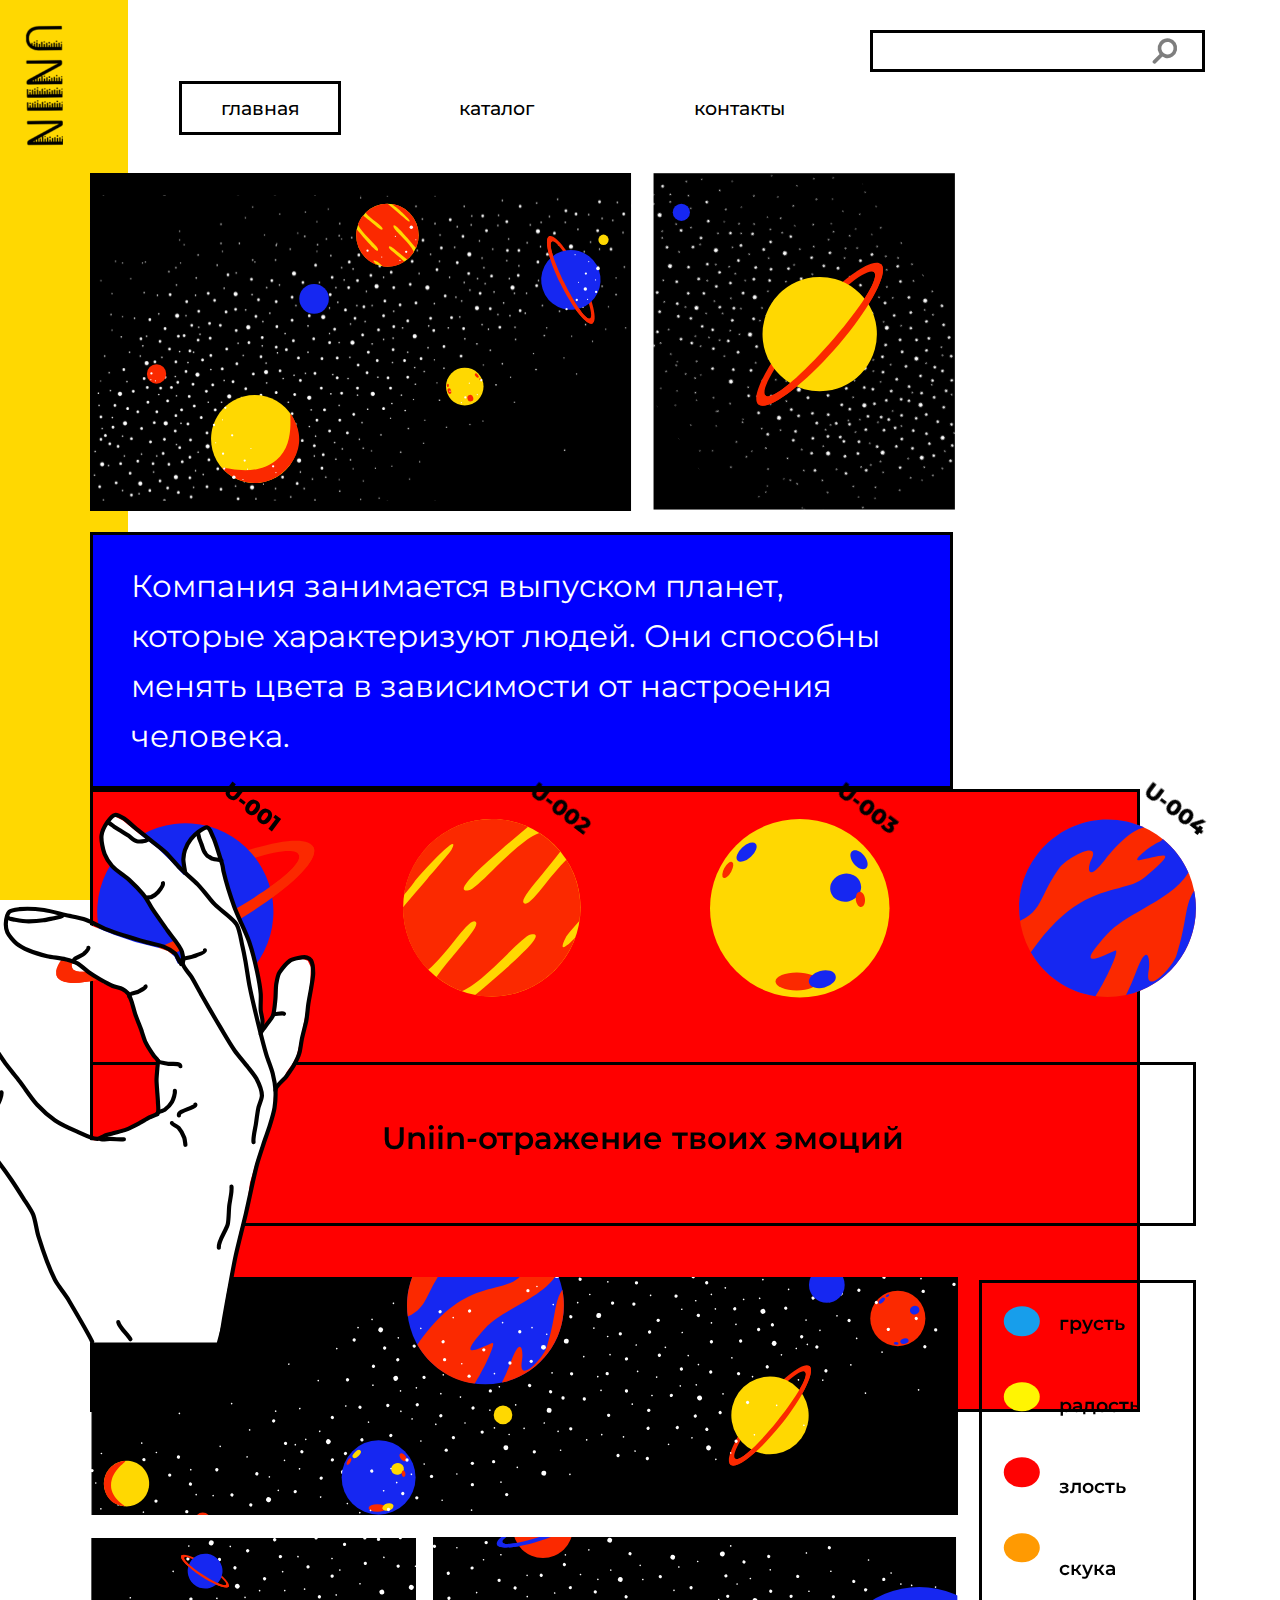
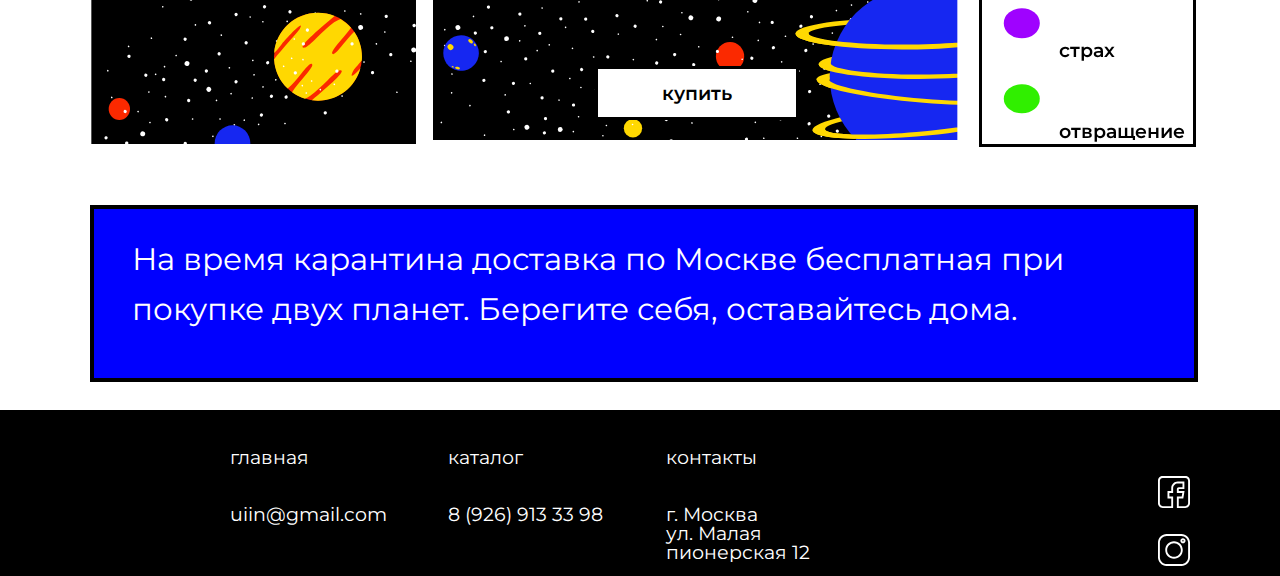
<file: desktop.html>
<!DOCTYPE html>
<html lang="ru" dir="ltr">
  <head>
    <meta charset="utf-8">
    <meta name="viewport" content="width=device-width">
    <title>web uniin</title>
    <link rel="stylesheet" href="styles/main_d.css">
  </head>
  <body>
    <div class="square_left">  </div>
    <div class="logo">
      <img class="logo" src="img/logo.png" alt="logo">
    </div>
    <header class="header">
      <div class="header_burger">
          <span></span>
      </div>
      <nav class="header_menu">
        <ul class="header_list">
          <li>
            <a class="header_link_1" href="index_dis.html">главная</a>
          </li>
          <li>
            <a class="header_link_2" href="index_dis2.html">каталог</a>
          </li>
          <li>
            <a class="header_link_3" href="index.html">контакты</a>
          </li>
        </ul>
      </nav>
    </header>
    <div class="search">
        <input type="search" required>
        <img class="search_img"src="img/search.svg" alt="">
    </div>
    <div class="content">
      <img class="img1" src="img/img1.svg" alt="/">
      <img class="img2" src="img/img2.svg" alt="/">
      <h1 class="text1">Компания занимается выпуском планет, которые характеризуют людей. Они способны менять цвета в зависимости от настроения человека.</h1>
      <div class="back_hand"> </div>
      <img class="img_hand" src="img/imghand.svg" alt="">
    </div>
    <div class="planets">
      <a href="index"><img class="planet1" src="img/planet1.1.svg" alt="/"></a>
      <a href="index"><img class="planet2" src="img/planet2.1.svg" alt="/"></a>
      <a href="index"><img class="planet3" src="img/planet3.1.svg" alt="/"></a>
      <a href="index"><img class="planet4" src="img/planet4.1.svg" alt="/"></a>
      <div class="name">
        <p class="u1">U-001</p>
        <p class="u2">U-002</p>
        <p class="u3">U-003</p>
        <p class="u4">U-004</p>
      </div>
    </div>
    <div class="part2">
      <h1 class="text2">Uniin-отражение твоих эмоций</h1>

      <img class="img6"src="img/img6.svg" alt="">
      <img class="img3" src="img/img3.svg" alt="/">
      <img class="img5"src="img/img5.svg" alt="">
      <h2 class="button_buy"><a class="buy" href="index2.html">купить</a></h2>
      <p class="mood">грусть
        радость
        злость
        скука
        страх
        отвращение
      </p>
      <div class="color">
        <div class="blue"></div>
        <div class="yellow"></div>
        <div class="red"></div>
        <div class="orange"></div>
        <div class="violet"></div>
        <div class="green"></div>
      </div>
      <h1 class="text3">На время карантина доставка по Москве бесплатная при покупке двух планет. Берегите  себя, оставайтесь дома.</h1>
    </div>
    <div class="footer">
      <div class="footer_menu">
        <a class="menu_a" href="index_dis.html">главная</a>
        <a class="menu_a" href="index_dis.html">каталог</a>
        <a class="menu_a" href="index_dis.html">контакты</a>
      </div>
      <div class="footer_email">
        <p class="email_p">uiin@gmail.com</p>
        <p class="email_p">8 (926) 913 33 98</p>
        <p class="email_p">г. Москва <br>ул. Малая пионерская 12</p>
      </div>
      <img class="facebook" src="img/facebook.svg" alt="">
      <img class="insta" src="img/insta.svg" alt="">
    </div>

    <!-- <img class="back"src="img/back.svg" alt=""> -->

  </body>
</html>
</file>
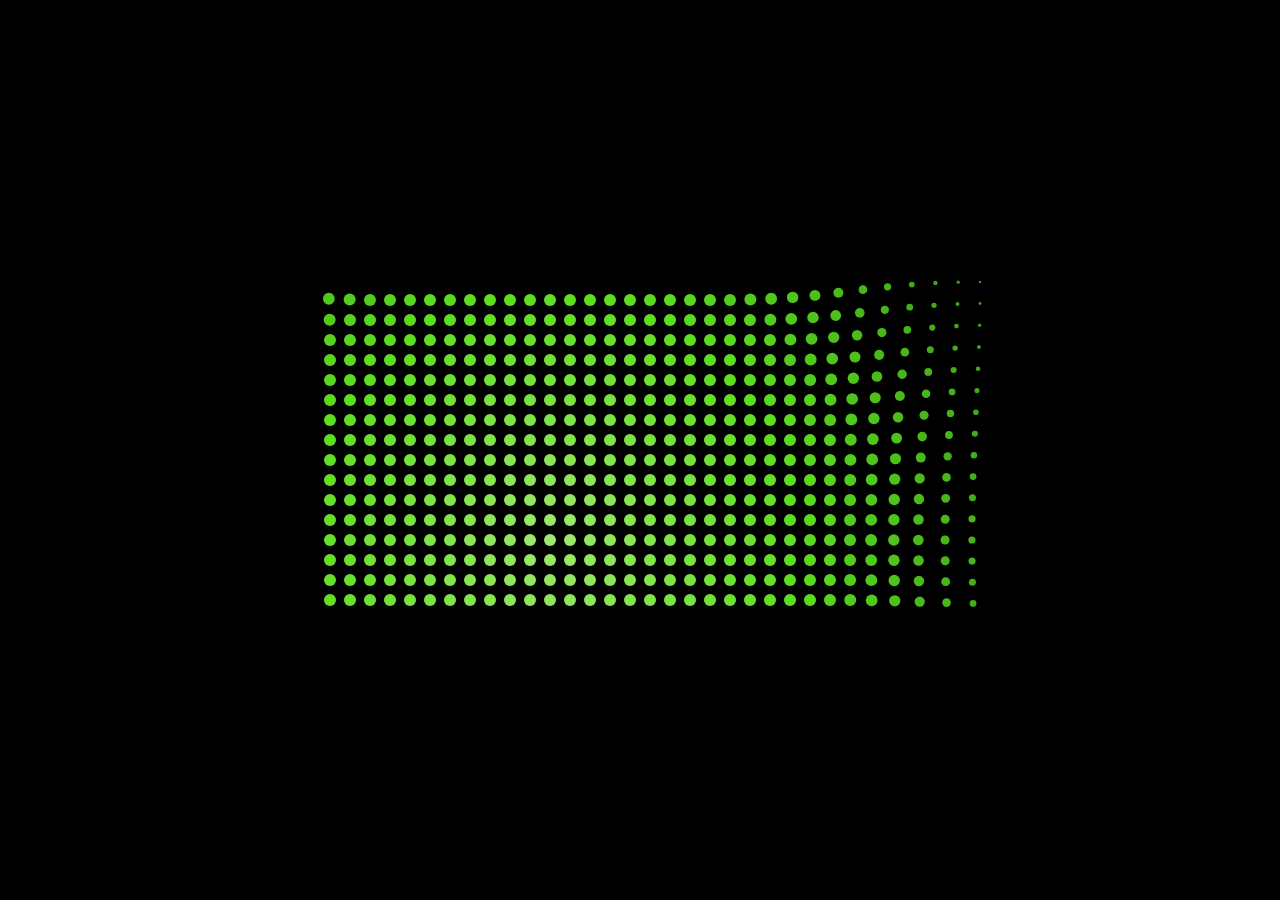
<file: anime-master/documentation/examples/advanced-staggering-2.html>
<!DOCTYPE html>
<html>
<head>
  <title>advanced staggering • anime.js</title>
  <meta charset="utf-8">
  <meta name="viewport" content="width=device-width, initial-scale=1, maximum-scale=1">
  <meta property="og:title" content="anime.js">
  <meta property="og:url" content="https://animejs.com">
  <meta property="og:description" content="Javascript Animation Engine">
  <meta property="og:image" content="https://animejs.com/documentation/assets/img/icons/og.png">
  <meta name="twitter:card" content="summary">
  <meta name="twitter:title" content="anime.js">
  <meta name="twitter:site" content="@juliangarnier">
  <meta name="twitter:description" content="Javascript Animation Engine">
  <meta name="twitter:image" content="https://animejs.com/documentation/assets/img/icons/twitter.png">
  <link rel="apple-touch-icon-precomposed" href="../assets/img/social-media-image.png">
  <link rel="icon" type="image/png" href="../assets/img/favicon.png" >
  <link href="../assets/css/animejs.css" rel="stylesheet">
  <link href="../assets/css/documentation.css" rel="stylesheet">
  <style>

    :root {
      font-size: 20px;
    }

    body {
      display: flex;
      flex-wrap: wrap;
      justify-content: center;
      align-items: center;
      height: 100vh;
      background-color: #000;
    }

    .stagger-visualizer {
      display: flex;
      flex-wrap: wrap;
      justify-content: center;
      align-items: center;
      position: relative;
      width: 32rem;
      height: 16rem;
    }

    .dots-wrapper {
      position: absolute;
      display: flex;
      flex-wrap: wrap;
      justify-content: center;
      align-items: center;
      width: 100%;
      height: 100%;
    }

    .stagger-visualizer .dot {
      position: relative;
      width: calc(1rem - 8px);
      height: calc(1rem - 8px);
      margin: 4px;
      border-radius: 50%;
      background-color: currentColor;
    }

  </style>
</head>
<body>

  <div class="stagger-visualizer">
    <div class="dots-wrapper"></div>
  </div>

</body>
<script type="module">

  import anime from '../../src/index.js';

  var advancedStaggeringAnimation = (function() {

    var staggerVisualizerEl = document.querySelector('.stagger-visualizer');
    var dotsWrapperEl = staggerVisualizerEl.querySelector('.dots-wrapper');
    var dotsFragment = document.createDocumentFragment();
    var grid = [32, 16];
    var cellSize = 1;
    var numberOfElements = grid[0] * grid[1];
    var animation;
    var paused = true;

    for (var i = 0; i < numberOfElements; i++) {
      var dotEl = document.createElement('div');
      dotEl.classList.add('dot');
      dotsFragment.appendChild(dotEl);
    }

    dotsWrapperEl.appendChild(dotsFragment);

    var index = anime.random(0, numberOfElements-1);
    var nextIndex = 0;

    function play() {

      paused = false;
      if (animation) animation.pause();

      nextIndex = anime.random(0, numberOfElements-1);

      var saturation = 75;

      var colorStart = anime.random(0, 256);
      var colorEnd = anime.random(0, 256);
      var colorRangeValue = [colorStart, colorEnd];
      var luminosityStart = anime.random(60, 80);
      var luminosityEnd = anime.random(20, 40);
      var luminosityRangeValue = [luminosityStart, luminosityEnd];

      function staggeredGridColors(el, i, total) {
        var hue = Math.round(anime.stagger(colorRangeValue, {grid: grid, from: index})(el, i, total));
        var luminosity = Math.round(anime.stagger(luminosityRangeValue, {grid: grid, from: index})(el, i, total));
        return 'hsl(' + hue + ', ' + saturation + '%, ' + luminosity + '%)';
      }

      animation = anime({
        targets: '.stagger-visualizer .dot',
        keyframes: [
          {
            zIndex: function(el, i, total) {
              return Math.round(anime.stagger([numberOfElements, 0], {grid: grid, from: index})(el, i, total));
            },
            translateX: anime.stagger('-.001rem', {grid: grid, from: index, axis: 'x'}),
            translateY: anime.stagger('-.001rem', {grid: grid, from: index, axis: 'y'}),
            duration: 200
          }, {
            translateX: anime.stagger('.075rem', {grid: grid, from: index, axis: 'x'}),
            translateY: anime.stagger('.075rem', {grid: grid, from: index, axis: 'y'}),
            scale: anime.stagger([2, .2], {grid: grid, from: index}),
            backgroundColor: staggeredGridColors,
            duration: 450
          }, {
            translateX: 0,
            translateY: 0,
            scale: 1,
            duration: 500,
          }
        ],
        delay: anime.stagger(60, {grid: grid, from: index}),
        easing: 'easeInOutQuad',
        complete: play
      }, 30)

      index = nextIndex;

    }

    play();

  })();

</script>
</html>
</file>
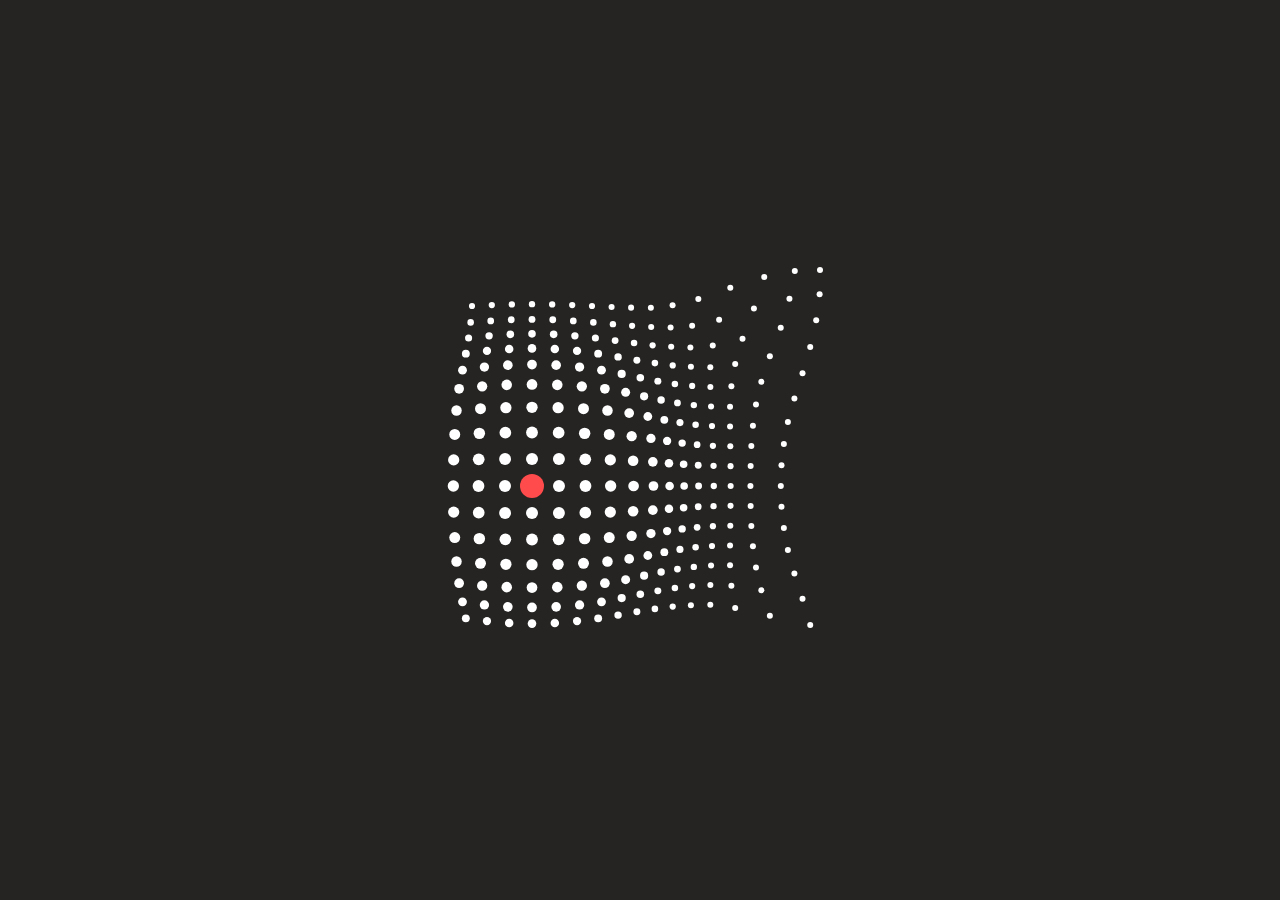
<file: anime-master/documentation/examples/advanced-staggering.html>
<!DOCTYPE html>
<html>
<head>
  <title>advanced staggering • anime.js</title>
  <meta charset="utf-8">
  <meta name="viewport" content="width=device-width, initial-scale=1, maximum-scale=1">
  <meta property="og:title" content="anime.js">
  <meta property="og:url" content="https://animejs.com">
  <meta property="og:description" content="Javascript Animation Engine">
  <meta property="og:image" content="https://animejs.com/documentation/assets/img/icons/og.png">
  <meta name="twitter:card" content="summary">
  <meta name="twitter:title" content="anime.js">
  <meta name="twitter:site" content="@juliangarnier">
  <meta name="twitter:description" content="Javascript Animation Engine">
  <meta name="twitter:image" content="https://animejs.com/documentation/assets/img/icons/twitter.png">
  <link rel="apple-touch-icon-precomposed" href="../assets/img/social-media-image.png">
  <link rel="icon" type="image/png" href="../assets/img/favicon.png" >
  <link href="../assets/css/animejs.css" rel="stylesheet">
  <link href="../assets/css/documentation.css" rel="stylesheet">
  <style>

    :root {
      font-size: 24px;
    }

    body {
      display: flex;
      flex-wrap: wrap;
      justify-content: center;
      align-items: center;
      height: 100vh;
    }

    .stagger-visualizer {
      position: relative;
      display: flex;
      flex-wrap: wrap;
      justify-content: center;
      align-items: center;
      width: 16rem;
      height: 16rem;
    }

    .stagger-visualizer .dot {
      position: relative;
      width: .25rem;
      height: .25rem;
      margin: .375rem;
      background-color: currentColor;
      border-radius: 50%;
    }

    .stagger-visualizer .cursor {
      position: absolute;
      z-index: 1;
      top: 0;
      left: 0;
      width: 1rem;
      height: 1rem;
      background-color: currentColor;
      border-radius: 50%;
    }

  </style>
</head>
<body>

  <div class="stagger-visualizer">
    <div class="cursor color-red"></div>
  </div>

</body>
<script type="module">

  import anime from '../../src/index.js';

  const staggerVisualizerEl = document.querySelector('.stagger-visualizer');
  const fragment = document.createDocumentFragment();
  const numberOfElements = 16*16;
  var animation;

  for (let i = 0; i < numberOfElements; i++) {
    const dotEl = document.createElement('div');
    dotEl.classList.add('dot');
    fragment.appendChild(dotEl);
  }

  staggerVisualizerEl.appendChild(fragment);

  let index = anime.random(0, numberOfElements);
  let nextIndex = 0;

  function animateGrid() {

    if (animation) animation.pause();

    nextIndex = anime.random(0, numberOfElements);

    anime.set('.cursor', {
      translateX: anime.stagger('-1rem', {grid: [16, 16], from: index, axis: 'x'}),
      translateY: anime.stagger('-1rem', {grid: [16, 16], from: index, axis: 'y'})
    });

    animation = anime.timeline({
      easing: 'easeInOutQuad',
      complete: animateGrid
    })
    .add({
      targets: '.cursor',
      keyframes: [
        { scale: .625 }, 
        { scale: 1.125 },
        { scale: 1 }
      ],
      duration: 600
    })
    .add({
      targets: '.dot',
      keyframes: [
        {
          translateX: anime.stagger('-.175rem', {grid: [16, 16], from: index, axis: 'x'}),
          translateY: anime.stagger('-.175rem', {grid: [16, 16], from: index, axis: 'y'}),
          duration: 200
        }, {
          translateX: anime.stagger('.125rem', {grid: [16, 16], from: index, axis: 'x'}),
          translateY: anime.stagger('.125rem', {grid: [16, 16], from: index, axis: 'y'}),
          scale: 2,
          duration: 500
        }, {
          translateX: 0,
          translateY: 0,
          scale: 1,
          duration: 600,
        }
      ],
      delay: anime.stagger(50, {grid: [16, 16], from: index})
    }, '-=600')
    .add({
      targets: '.cursor',
      translateX: { value: anime.stagger('-1rem', {grid: [16, 16], from: nextIndex, axis: 'x'}), duration: anime.random(400, 1200) },
      translateY: { value: anime.stagger('-1rem', {grid: [16, 16], from: nextIndex, axis: 'y'}), duration: anime.random(400, 1200) },
      easing: 'easeOutSine'
    }, '-=1100')

    index = nextIndex;

  }

  animateGrid();

</script>
</html>
</file>
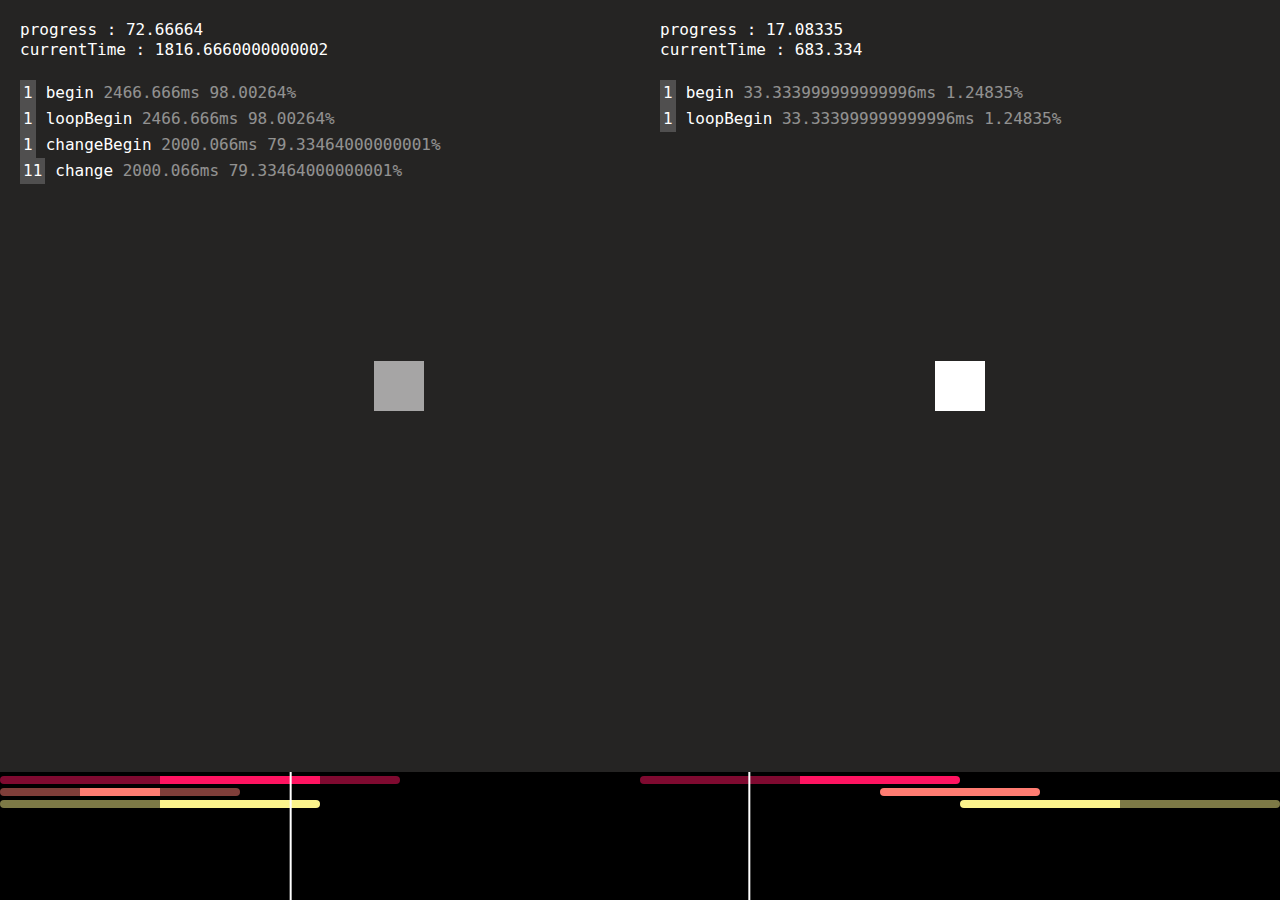
<file: anime-master/documentation/examples/anime-callbacks.html>
<!DOCTYPE html>
<html>
<head>
  <title>Anime states system | anime.js</title>
  <meta charset="utf-8">
  <meta name="viewport" content="width=device-width, initial-scale=1, maximum-scale=1">
  <meta property="og:title" content="anime.js">
  <meta property="og:url" content="https://animejs.com">
  <meta property="og:description" content="Javascript Animation Engine">
  <meta property="og:image" content="https://animejs.com/documentation/assets/img/icons/og.png">
  <meta name="twitter:card" content="summary">
  <meta name="twitter:title" content="anime.js">
  <meta name="twitter:site" content="@juliangarnier">
  <meta name="twitter:description" content="Javascript Animation Engine">
  <meta name="twitter:image" content="https://animejs.com/documentation/assets/img/icons/twitter.png">
  <link rel="apple-touch-icon-precomposed" href="../assets/img/social-media-image.png">
  <link rel="icon" type="image/png" href="../assets/img/favicon.png" >
  <link href="../assets/css/animejs.css" rel="stylesheet">
  <link href="../assets/css/documentation.css" rel="stylesheet">
  <style>

    body {
      display: flex;
      flex-wrap: no-wrap;
      justify-content: space-around;
      align-items: center;
      position: absolute;
      width: 100%;
      height: 100vh;
      padding-bottom: 128px;
    }

    .el {
      width: 50px;
      height: 50px;
      background-color: currentColor;
    }

    .log {
      overflow-y: scroll;
      position: absolute;
      top: 0;
      height: 100%;
      padding: 20px;
      padding-top: 80px;
      font-size: 16px;
      line-height: 20px;
      text-align: left;
      font-family: monospace;
    }

    .log-animation {
      left: 0;
      width: 50%;
    }

    .log-timeline {
      left: 50%;
      width: 50%;
    }

    .counter {
      display: inline-block;
      margin-right: 10px;
      padding: 3px;
      background-color: rgba(255,255,255,.2);
    }

    .currentTime, .progress { opacity: .5 }

    .time {
      position: absolute;
      top: 0;
      height: 80px;
      padding: 20px;
      font-size: 16px;
      line-height: 20px;
      text-align: left;
      font-family: monospace;
    }

    .time-animation {
      left: 0;
      width: 50%;
    }

    .time-timeline {
      left: 50%;
      width: 50%;
    }

    /* Player animation */

    .timeline {
      position: fixed;
      bottom: 0;
      height: 128px;
      padding-top: 4px;
      background-color: #000;
    }

    .timeline.player-animation {
      width: 50%;
      left: 0;
    }

    .timeline.player-timeline {
      width: 50%;
      left: 50%;
    }

    .tl-needle {
      position: absolute;
      z-index: 2;
      top: 0;
      left: 0;
      bottom: 0;
      width: 2px;
      margin-left: -1px;
      background-color: #FFF;
    }

    .tl-animation {
      position: relative;
      display: flex;
      justify-content: space-between;
      width: auto;
      height: 8px;
      margin-bottom: 4px;
      background-color: currentColor;
      border-radius: .5rem;
    }

    .tl-delay,
    .tl-end-delay {
      width: auto;
      height: 100%;
      background-color: rgba(0,0,0,.5);
    }

  </style>
</head>
<body>

  <div class="el color-04"></div>

  <div class="el color-08"></div>

  <div class="log log-animation"></div>
  <div class="time time-animation"></div>

  <div class="log log-timeline"></div>
  <div class="time time-timeline"></div>

</body>
<script type="module">

  import anime from '../../src/index.js';

  var animationTimeLogEl = document.querySelector('.time-animation');
  var timelineTimeLogEl = document.querySelector('.time-timeline');

  var animation = anime({
    targets: '.el.color-04',
    translateX: [
      {value: 200},
      {value: -200},
      {value: 200}
    ],
    rotate: {
      value: 720,
      easing: 'easeInOutCirc',
      duration: 500,
      delay: 500
    },
    opacity: {
      value: .5,
      easing: 'linear',
      duration: 1000,
      delay: 1000,
      endDelay: 0
    },
    delay: 1000,
    endDelay: 500,
    duration: 1000,
    easing: 'easeOutQuad',
    direction: 'reverse',
    loop: 2,
    autoplay: false,
    update: function(a) {
      animationTimeLogEl.innerHTML = 'progress : ' + a.progress + '<br>currentTime : ' + a.currentTime;
    },
  });


  var tl = anime.timeline({
    targets: '.el.color-08',
    easing: 'easeInOutQuad',
    autoplay: false,
    direction: 'alternate',
    loop: 3,
    update: function(a) {
      timelineTimeLogEl.innerHTML = 'progress : ' + a.progress + '<br>currentTime : ' + a.currentTime;
    }
  })
  .add({
    translateX: 100,
    delay: 1000
  })
  .add({
    translateY: 100
  }, '-=500')
  .add({
    rotate: 360,
    endDelay: 1000
  }, '-=500');


  function animePlayer(instance, playerClass) {

    function createEl(type, className, parentEl) {
      var el = document.createElement(type);
      if (className) el.classList.add(className);
      if (parentEl) parentEl.appendChild(el);
      return el;
    }

    var timelineEl = createEl('div', 'timeline', document.body);
    if (playerClass) timelineEl.classList.add(playerClass);
    var needleEl = createEl('div', 'tl-needle', timelineEl);
    var animations = [];
    var colors = ['#FF1461','#FF7C72','#FBF38C','#A6FF8F','#18FF92','#1CE2B2','#5EF3FB','#61C3FF','#5A87FF','#8453E3','#C26EFF','#FB89FB'];
    var colorIndex = 0;

    function convertMStoEM(ms) { return ms / 100; }
    function convertEMtoMS(em) { return parseFloat(em) * 250; }

    function createAnimationLog(animObj, timelineOffset) {
      var anim = animObj;
      anim.player = {};
      anim.player.animationEl = createEl('div', 'tl-animation', timelineEl);
      anim.player.delayEl = createEl('div', 'tl-delay', anim.player.animationEl);
      anim.player.endDelayEl = createEl('div', 'tl-end-delay', anim.player.animationEl);
      anim.update = function() {
        anime.set(anim.player.animationEl, {
          left: convertMStoEM(timelineOffset) + 'em',
          width: convertMStoEM(anim.duration) + 'em'
        });
        anime.set(anim.player.delayEl, {width: (anim.delay / anim.duration) * 100 + '%'});
        anime.set(anim.player.endDelayEl, {width: (anim.endDelay / anim.duration) * 100 + '%'});
      }
      anime.set(anim.player.animationEl, {color: colors[colorIndex]});
      colorIndex++;
      if (!colors[colorIndex]) colorIndex = 0;
      anim.update();
      animations.push(anim);
      return anim;
    }

    instance.pause();

    var playerAnimation = anime({
      targets: needleEl,
      translateX: convertMStoEM(instance.duration) + 'em',
      duration: instance.duration,
      direction: instance.direction,
      loop: instance.loop,
      easing: 'linear',
      update: function(a) {
        instance.seek(a.currentTime);
      },
      complete: function(a) {
        instance.seek(a.currentTime);
      }
    });

    if (instance.children.length) {
      instance.children.forEach(function(child) {
        child.animations.forEach(function(anim) {
          createAnimationLog(anim, child.timelineOffset);
        });
      })
    } else {
      instance.animations.forEach(function(anim) {
        createAnimationLog(anim);
      });
    }

  }

  animePlayer(animation, 'player-animation');
  animePlayer(tl, 'player-timeline');

  function logCallbacks(animation, logEl, callbacks) {

    function appendLog(cbName) {
      animation[cbName] = function() {
        var pEl = document.createElement('p');
        var counterSpanEl = document.createElement('span');
        var currentTimeSpanEl = document.createElement('span');
        var progressSpanEl = document.createElement('span');
        var textSpanEl = document.createElement('span');
        var lastPEl = logEl.querySelector('p:last-child');
        currentTimeSpanEl.innerHTML = ' ' + animation.currentTime + 'ms';
        progressSpanEl.innerHTML = ' ' + animation.progress + '%';
        if (lastPEl && lastPEl.querySelector('.text').innerHTML === cbName) {
          var lastCountEl = lastPEl.querySelector('.counter');
          var lastCountValue = parseFloat(lastCountEl.innerHTML);
          lastCountValue++;
          lastCountEl.innerHTML = lastCountValue;
        } else {
          counterSpanEl.innerHTML = 1;
          textSpanEl.innerHTML = cbName;
          counterSpanEl.classList.add('counter');
          textSpanEl.classList.add('text');
          currentTimeSpanEl.classList.add('currentTime');
          progressSpanEl.classList.add('progress');
          pEl.appendChild(counterSpanEl);
          pEl.appendChild(textSpanEl);
          pEl.appendChild(currentTimeSpanEl);
          pEl.appendChild(progressSpanEl);
          logEl.appendChild(pEl);
          logEl.scrollTop = logEl.scrollHeight;
        }
      }
    }

    callbacks.forEach(appendLog);

  }

  logCallbacks(animation, document.querySelector('.log-animation'), [
    'begin',
    'loopBegin',
    'changeBegin',
    'change',
    'changeComplete',
    'loopComplete',
    'complete'
  ]);


  logCallbacks(tl, document.querySelector('.log-timeline'), ['begin',
    'loopBegin',
    'changeBegin',
    'change',
    'changeComplete',
    'loopComplete',
    'complete'
  ]);


</script>
</html>
</file>
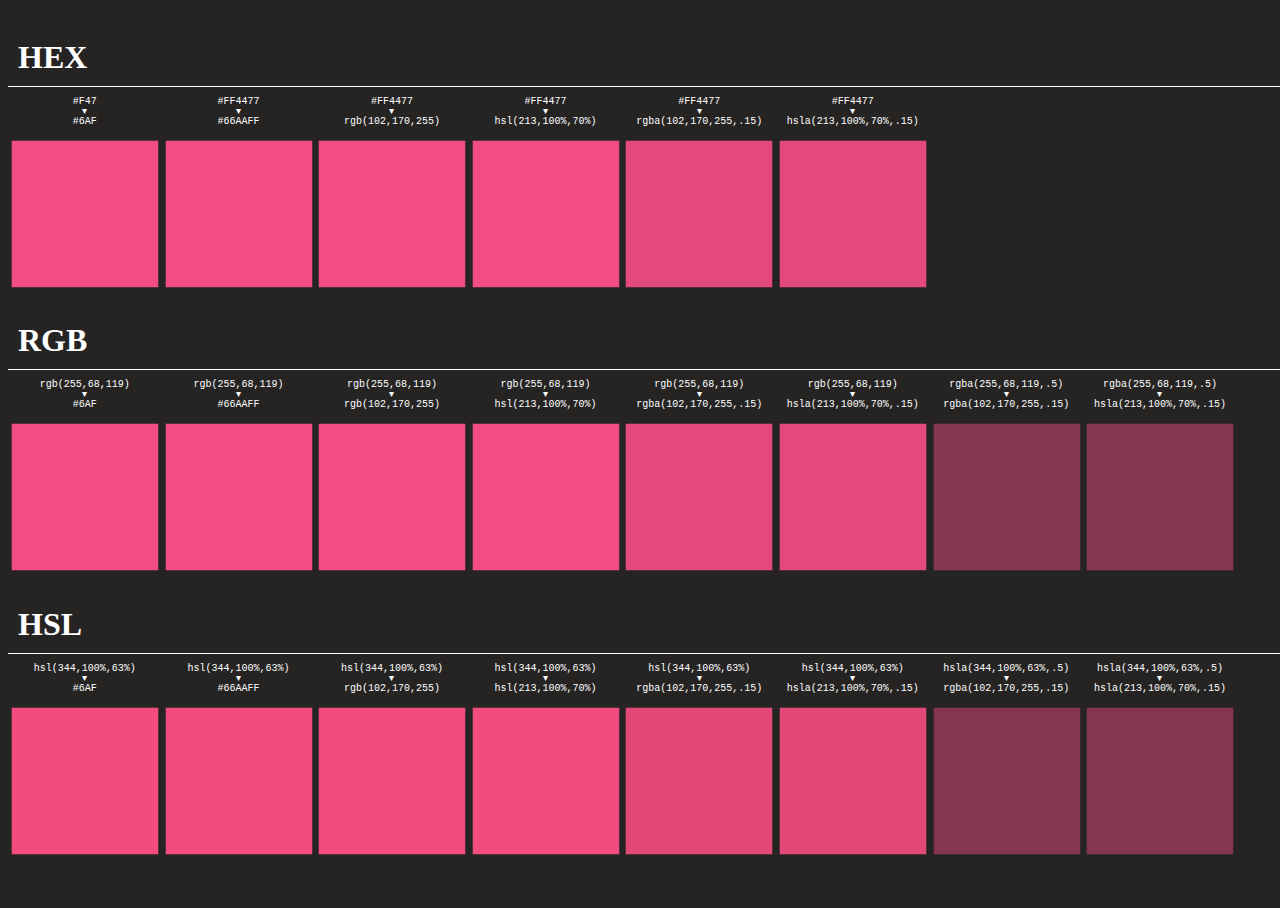
<file: anime-master/documentation/examples/anime-colors-test.html>
<!DOCTYPE html>
<html>
<head>
  <title>Colors test | anime.js</title>
  <meta charset="utf-8">
  <meta name="viewport" content="width=device-width, initial-scale=1, maximum-scale=1">
  <meta property="og:title" content="anime.js">
  <meta property="og:url" content="https://animejs.com">
  <meta property="og:description" content="Javascript Animation Engine">
  <meta property="og:image" content="https://animejs.com/documentation/assets/img/icons/og.png">
  <meta name="twitter:card" content="summary">
  <meta name="twitter:title" content="anime.js">
  <meta name="twitter:site" content="@juliangarnier">
  <meta name="twitter:description" content="Javascript Animation Engine">
  <meta name="twitter:image" content="https://animejs.com/documentation/assets/img/icons/twitter.png">
  <link rel="apple-touch-icon-precomposed" href="../assets/img/social-media-image.png">
  <link rel="icon" type="image/png" href="../assets/img/favicon.png">
  <link href="../assets/css/documentation.css" rel="stylesheet">
  <script src="../../lib/anime.min.js"></script>
  <!-- <script src="../assets/js/anime/anime.2.0.2.js"></script> -->
  <!-- <script src="../assets/js/anime/anime.1.3.js"></script> -->
  <style>
    body {
      width: 100%;
      height: 100vh;
    }
    .color-tests {
      display: flex;
      flex-wrap: wrap;
    }
    .section-title {
      display: block;
      width: 100%;
      margin-bottom: 10px;
      padding: 10px;
      border-bottom: 1px solid #FFF;
    }
    .color-test {
      flex-shrink: 2;
      text-align: center;
      font-size: 10px;
      line-height: 1em;
      font-family: monospace;
    }
    .color-el {
      display: flex;
      align-items: center;
      justify-content: center;
      position: relative;
      width: 12vw;
      height: 12vw;
      margin-top: 10px;
    }
  </style>
</head>
<body>
  <section class="color-section">
    <h1 class="section-title">HEX</h1>
    <div class="color-tests">
      <div class="color-test hex-to-hex-shorthand">#F47<br>▾<br>#6AF</div>
      <div class="color-test hex-to-hex">#FF4477<br>▾<br>#66AAFF</div>
      <div class="color-test hex-to-rgb">#FF4477<br>▾<br>rgb(102,170,255)</div>
      <div class="color-test hex-to-hsl">#FF4477<br>▾<br>hsl(213,100%,70%)</div>
      <div class="color-test hex-to-rgba">#FF4477<br>▾<br>rgba(102,170,255,.15)</div>
      <div class="color-test hex-to-hsla">#FF4477<br>▾<br>hsla(213,100%,70%,.15)</div>
    </div>
  </section>
  <section class="color-section">
    <h1 class="section-title">RGB</h1>
    <div class="color-tests">
      <div class="color-test rgb-to-hex-shorthand">rgb(255,68,119)<br>▾<br>#6AF</div>
      <div class="color-test rgb-to-hex">rgb(255,68,119)<br>▾<br>#66AAFF</div>
      <div class="color-test rgb-to-rgb">rgb(255,68,119)<br>▾<br>rgb(102,170,255)</div>
      <div class="color-test rgb-to-hsl">rgb(255,68,119)<br>▾<br>hsl(213,100%,70%)</div>
      <div class="color-test rgb-to-rgba">rgb(255,68,119)<br>▾<br>rgba(102,170,255,.15)</div>
      <div class="color-test rgb-to-hsla">rgb(255,68,119)<br>▾<br>hsla(213,100%,70%,.15)</div>
      <div class="color-test rgba-to-rgba">rgba(255,68,119,.5)<br>▾<br>rgba(102,170,255,.15)</div>
      <div class="color-test rgba-to-hsla">rgba(255,68,119,.5)<br>▾<br>hsla(213,100%,70%,.15)</div>
    </div>
  </section>
  <section class="color-section">
    <h1 class="section-title">HSL</h1>
    <div class="color-tests">
      <div class="color-test hsl-to-hex-shorthand">hsl(344,100%,63%)<br>▾<br>#6AF</div>
      <div class="color-test hsl-to-hex">hsl(344,100%,63%)<br>▾<br>#66AAFF</div>
      <div class="color-test hsl-to-rgb">hsl(344,100%,63%)<br>▾<br>rgb(102,170,255)</div>
      <div class="color-test hsl-to-hsl">hsl(344,100%,63%)<br>▾<br>hsl(213,100%,70%)</div>
      <div class="color-test hsl-to-rgba">hsl(344,100%,63%)<br>▾<br>rgba(102,170,255,.15)</div>
      <div class="color-test hsl-to-hsla">hsl(344,100%,63%)<br>▾<br>hsla(213,100%,70%,.15)</div>
      <div class="color-test hsla-to-rgba">hsla(344,100%,63%,.5)<br>▾<br>rgba(102,170,255,.15)</div>
      <div class="color-test hsla-to-hsla">hsla(344,100%,63%,.5)<br>▾<br>hsla(213,100%,70%,.15)</div>
    </div>
  </section>
  <script>

    var colorTestEls = document.querySelectorAll('.color-test');

    function createTest(el) {
      var testHtml = el.innerHTML;
      var testValues = testHtml.split('<br>▾<br>');
      var colorEl = document.createElement('div');
      colorEl.classList.add('color-el');
      el.appendChild(colorEl);
      anime({
        targets: colorEl,
        backgroundColor: [testValues[0], testValues[1]],
        scale: [.97, .75],
        direction: 'alternate',
        easing: 'easeInOutSine',
        duration: 4000,
        loop: true
      });
    }

    for (var i = 0; i < colorTestEls.length; i++) createTest(colorTestEls[i]);

  </script>
</body>
</html>
</file>
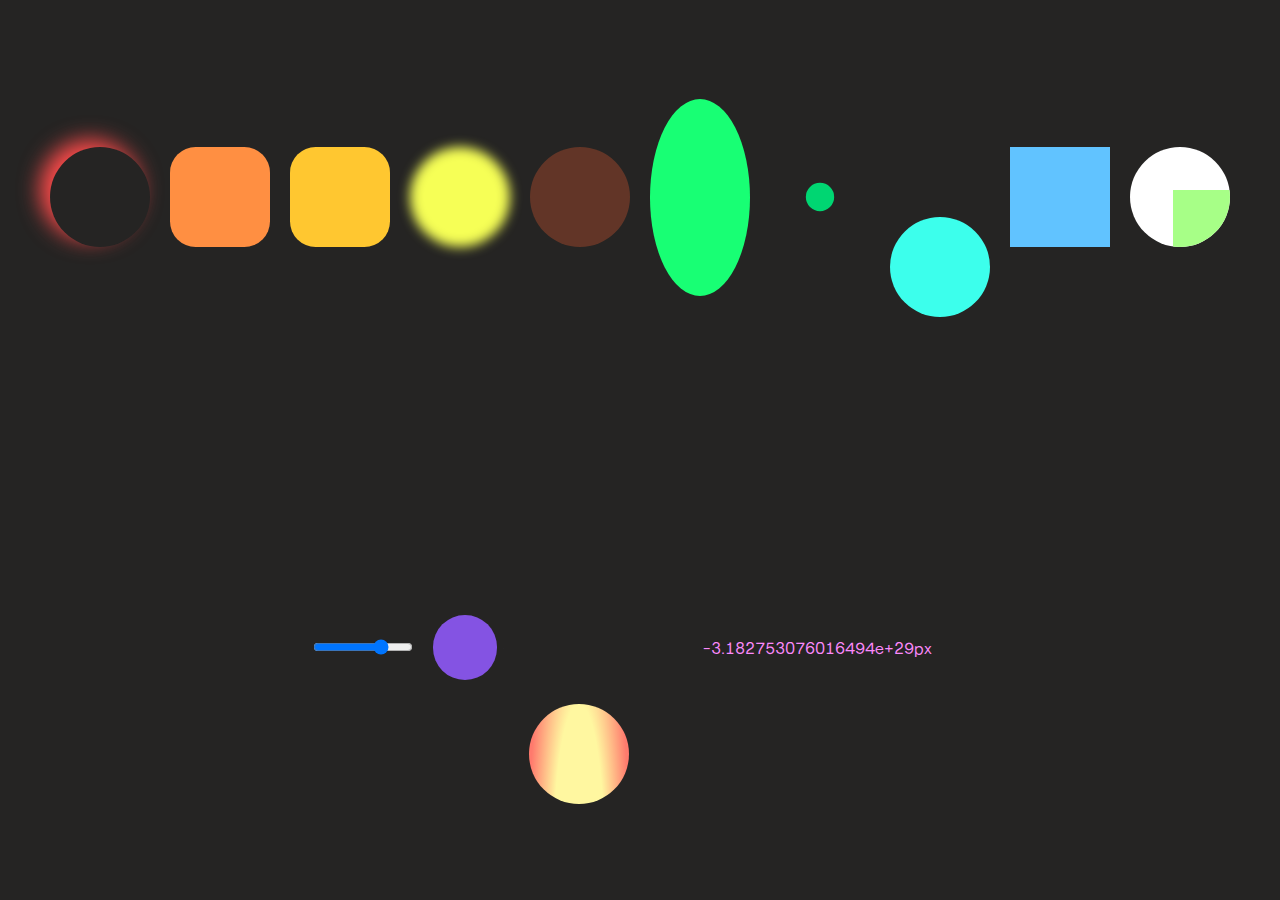
<file: anime-master/documentation/examples/anime-complex-properties.html>
<!DOCTYPE html>
<html>
<head>
  <title>Complex properties | anime.js</title>
  <meta charset="utf-8">
  <meta name="viewport" content="width=device-width, initial-scale=1, maximum-scale=1">
  <meta property="og:title" content="anime.js">
  <meta property="og:url" content="https://animejs.com">
  <meta property="og:description" content="Javascript Animation Engine">
  <meta property="og:image" content="https://animejs.com/documentation/assets/img/icons/og.png">
  <meta name="twitter:card" content="summary">
  <meta name="twitter:title" content="anime.js">
  <meta name="twitter:site" content="@juliangarnier">
  <meta name="twitter:description" content="Javascript Animation Engine">
  <meta name="twitter:image" content="https://animejs.com/documentation/assets/img/icons/twitter.png">
  <link rel="apple-touch-icon-precomposed" href="../assets/img/social-media-image.png">
  <link href="../assets/css/animejs.css" rel="stylesheet">
  <link href="../assets/css/documentation.css" rel="stylesheet">
  <!-- <script src="../../lib/anime.min.js"></script> -->
  <!-- <script src="../assets/js/anime/anime.1.3.js"></script> -->
  <!-- <script src="../assets/js/anime/anime.2.0.1.js"></script> -->
  <style>
    body {
      display: flex;
      flex-wrap: wrap;
      justify-content: center;
      align-items: center;
      min-height: 100vh;
    }
    .item {
      width: 100px;
      height: 100px;
      margin-top: 20px;
      border-radius: 50%;
      background-color: currentColor;
      margin: 10px;
    }
    .box-shadow {
      background-color: transparent;
    }
    .clip-path {
      border-radius: 0;
    }
    .auto-property {
      background-image: radial-gradient(50% 100%, #FFF7A0 50%, #FF7A6D 100%);
      background-size: auto 100px;
    }
    .exponent-values {
      width: 300px;
      background-color: transparent;
      text-align: center;
    }
  </style>
</head>
<body>
  <div class="box-shadow item color-red"></div>
  <div class="unit-less item color-orange"></div>
  <div class="specified-unit item color-lightorange"></div>
  <div class="filter item color-yellow"></div>
  <div class="rgba item color-citrus"></div>
  <div class="calc item color-green"></div>
  <div class="zero-value item color-darkgreen"></div>
  <div class="round-value item color-turquoise"></div>
  <div class="clip-path item color-skyblue"></div>
  <svg class="item" xmlns="http://www.w3.org/2000/svg" viewBox="0 0 100 100">
    <g id="Page-1" fill="none" fill-rule="evenodd">
      <g id="svg" fill="#A7FF87">
        <rect id="Rectangle" width="50" height="50" x="25" y="25"/>
      </g>
    </g>
  </svg>
  <input class="item" type="range" value="0" min="0" max="100">
  <div class="basic-css color-lavender item"></div>
  <div class="auto-property color-purple item"></div>
  <input class="exponent-values color-pink item" value="-1.1234567890123456789e+30px"></input>
  <script type="module">
    
    import anime from "../../src/index.js";

    var boxShadow = anime({
      targets: '.box-shadow',
      boxShadow: [
        {value: ['10px -10px 10px 0 currentColor', '10px 10px 20px 0 currentColor']},
        {value: '-10px 10px 30px 0 currentColor'},
        {value: '-10px -10px 20px 0 currentColor'},
        {value: '10px -10px 10px 0 currentColor'}
      ],
      loop: true,
      easing: 'linear'
    });
    var unitLess = anime({
      targets: '.unit-less',
      borderRadius: 16,
      loop: true,
      direction: 'alternate',
      easing: 'linear'
    });
    var specifiedUnit = anime({
      targets: '.specified-unit',
      borderRadius: '1em',
      loop: true,
      direction: 'alternate',
      easing: 'linear'
    });
    var filter = anime({
      targets: '.filter',
      filter: ["blur(20px)", "blur(0px)"],
      loop: true,
      direction: 'alternate',
      easing: 'linear'
    });
    var rgba = anime({
      targets: '.rgba',
      backgroundColor: ['rgba(255,100,50,1)', 'rgba(255,100,50,.0)'],
      loop: true,
      direction: 'alternate',
      easing: 'linear'
    });
    var calc = anime({
      targets: '.calc',
      height: ['calc(25% - 100px)', 'calc(25% - 0px)'],
      loop: true,
      direction: 'alternate',
      easing: 'linear'
    });
    var zeroValue = anime({
      targets: '.zero-value',
      scale: 0,
      loop: true,
      direction: 'alternate',
      easing: 'linear'
    });
    var roundValue = anime({
      targets: '.round-value',
      translateY: 100,
      round: .1,
      loop: true,
      direction: 'alternate',
      easing: 'linear'
    });
    var clipPath = anime({
      targets: '.clip-path',
      clipPath: ['circle(0px at center)', 'circle(100px at center)'],
      loop: true,
      direction: 'alternate',
      easing: 'linear'
    });
    var svgTransform = anime({
      targets: 'rect',
      transform: 'translate(10 10) scale(2)',
      loop: true,
      direction: 'alternate',
      easing: 'linear'
    });
    var rangeValue = anime({
      targets: 'input[type="range"]',
      value: 100,
      loop: true,
      direction: 'alternate',
      easing: 'linear'
    });
    var basicCSS = anime({
      targets: '.basic-css',
      width: 50,
      height: 50,
      loop: true,
      direction: 'alternate',
      easing: 'linear'
    });
    var autoProperty = anime({
      targets: '.auto-property',
      backgroundSize: ['auto 10px', 'auto 400px'],
      margin: '20% 40px 10px 30px',
      loop: true,
      direction: 'alternate',
      easing: 'linear'
    });
    var exponentValues = anime({
      targets: '.exponent-values',
      value: '+1.0123456789012346e+21px',
      loop: true,
      direction: 'alternate',
      easing: 'linear'
    });
  </script>
</body>
</html>
</file>
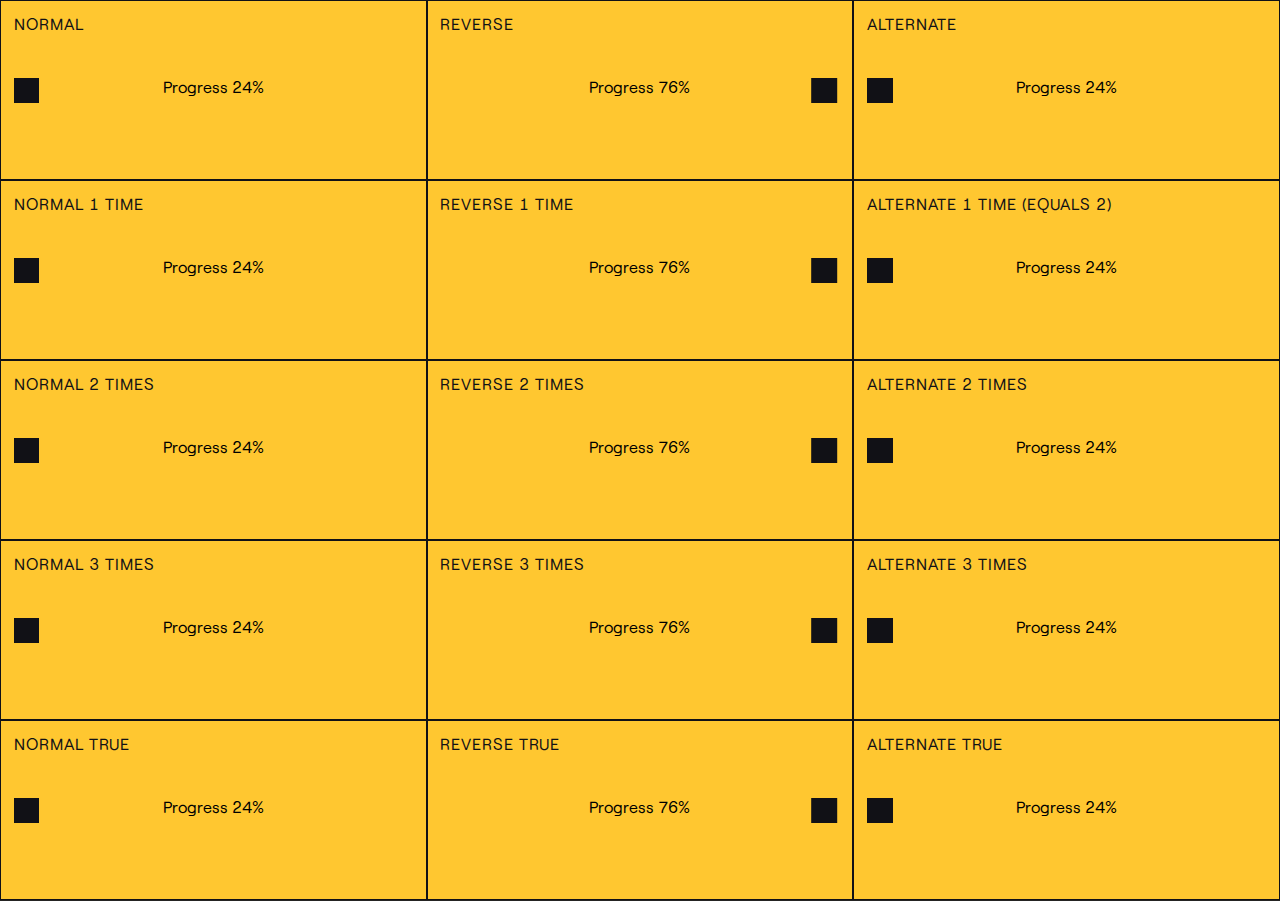
<file: anime-master/documentation/examples/anime-directions-testing.html>
<!DOCTYPE html>
<html>
<head>
  <title>Diretions Testing | anime.js</title>
  <meta charset="utf-8">
  <meta name="viewport" content="width=device-width, initial-scale=1, maximum-scale=1">
  <meta property="og:title" content="anime.js">
  <meta property="og:url" content="https://animejs.com">
  <meta property="og:description" content="Javascript Animation Engine">
  <meta property="og:image" content="https://animejs.com/documentation/assets/img/icons/og.png">
  <meta name="twitter:card" content="summary">
  <meta name="twitter:title" content="anime.js">
  <meta name="twitter:site" content="@juliangarnier">
  <meta name="twitter:description" content="Javascript Animation Engine">
  <meta name="twitter:image" content="https://animejs.com/documentation/assets/img/icons/twitter.png">
  <link rel="apple-touch-icon-precomposed" href="../assets/img/social-media-image.png">
  <link rel="icon" type="image/png" href="../assets/img/favicon.png">
  <link href="../assets/css/animejs.css" rel="stylesheet">
  <link href="../assets/css/documentation.css" rel="stylesheet">
  <script src="../../lib/anime.min.js"></script>
  <style>
    body {
      display: flex;
      flex-wrap: wrap;
      align-items: center;
      justify-content: flex-start;
      height: auto;
    }
    article {
      padding: 1vw;
      position: relative;
      width: 33.33%;
      height: 20vh;
      background: currentColor;
      border: 1px solid #111116;
    }
    h2 {
      color: #111116;
    }
    .el {
      position: relative;
      top: 5vh;
      width: 2vw;
      height: 2vw;
      background: #111116;
    }
    .logs {
      display: flex;
      flex-direction: column;
      flex-wrap: wrap;
      align-items: center;
      justify-content: center;
      position: absolute;
      top: 1vh;
      left: 0;
      bottom: 0;
      height: 19vh;
      width: 100%;
    }
    input {
      text-align: center;
      background: none;
      border: none;
    }
  </style>
</head>
<body>
  <script>
    function createTest(title, numberOfTargets, params) {
      var testEl = document.createElement('article');
      var testZoneEl = document.createElement('div');
      var logsEl = document.createElement('div');
      var progressEl = document.createElement('input');
      var promiseEl = document.createElement('input');
      var h2El = document.createElement('h2');

      for (var i = 0; i < numberOfTargets; i++) {
        var el = document.createElement('div');
        el.classList.add('el');
        testZoneEl.appendChild(el);
      }

      h2El.innerHTML = title;
      testEl.appendChild(h2El);
      logsEl.classList.add('logs');
      logsEl.appendChild(progressEl);
      logsEl.appendChild(promiseEl);
      testEl.appendChild(logsEl);
      testEl.appendChild(testZoneEl);
      document.body.appendChild(testEl);

      params.targets = testZoneEl.querySelectorAll('div');
      params.translateX = '29vw';
      params.delay = 1000;
      params.endDelay = 1000;
      params.easing = 'easeInOutQuad';
      params.begin = function() { testEl.classList.add('color-lightorange') };
      params.update = function(a) { 
        testEl.classList.add('color-red');
        progressEl.value = 'Progress ' + Math.round(a.progress) + '%';
      };
      params.complete = function() { testEl.classList.add('color-darkgreen') };
      var animation = anime(params);
      animation.finished.then(function() {
        promiseEl.value = 'Promise resolved'
        console.log('Promise resolved');
      });
      testEl.onclick = function() {
        testEl.classList.add('color-red');
        testEl.classList.remove('color-lightorange');
        testEl.classList.remove('color-darkgreen');
        animation.restart();
      }
    }

    createTest('Normal', 1, {});

    createTest('Reverse', 1, {
      direction: 'reverse'
    });

    createTest('Alternate', 1, {
      direction: 'alternate'
    });

    createTest('Normal 1 time', 1, {
      loop: 1
    });

    createTest('Reverse 1 time', 1, {
      direction: 'reverse',
      loop: 1
    });

    createTest('Alternate 1 time (equals 2)', 1, {
      direction: 'alternate',
      loop: 1
    });

    createTest('Normal 2 times', 1, {
      loop: 2
    });

    createTest('Reverse 2 times', 1, {
      direction: 'reverse',
      loop: 2
    });

    createTest('Alternate 2 times', 1, {
      direction: 'alternate',
      loop: 2
    });

    createTest('Normal 3 times', 1, {
      loop: 3
    });

    createTest('Reverse 3 times', 1, {
      direction: 'reverse',
      loop: 3
    });

    createTest('Alternate 3 times', 1, {
      direction: 'alternate',
      loop: 3
    });

    createTest('Normal true', 1, {
      loop: true
    });

    createTest('Reverse true', 1, {
      direction: 'reverse',
      loop: true
    });

    createTest('Alternate true', 1, {
      direction: 'alternate',
      loop: true
    });



  </script>
</body>
</html>
</file>
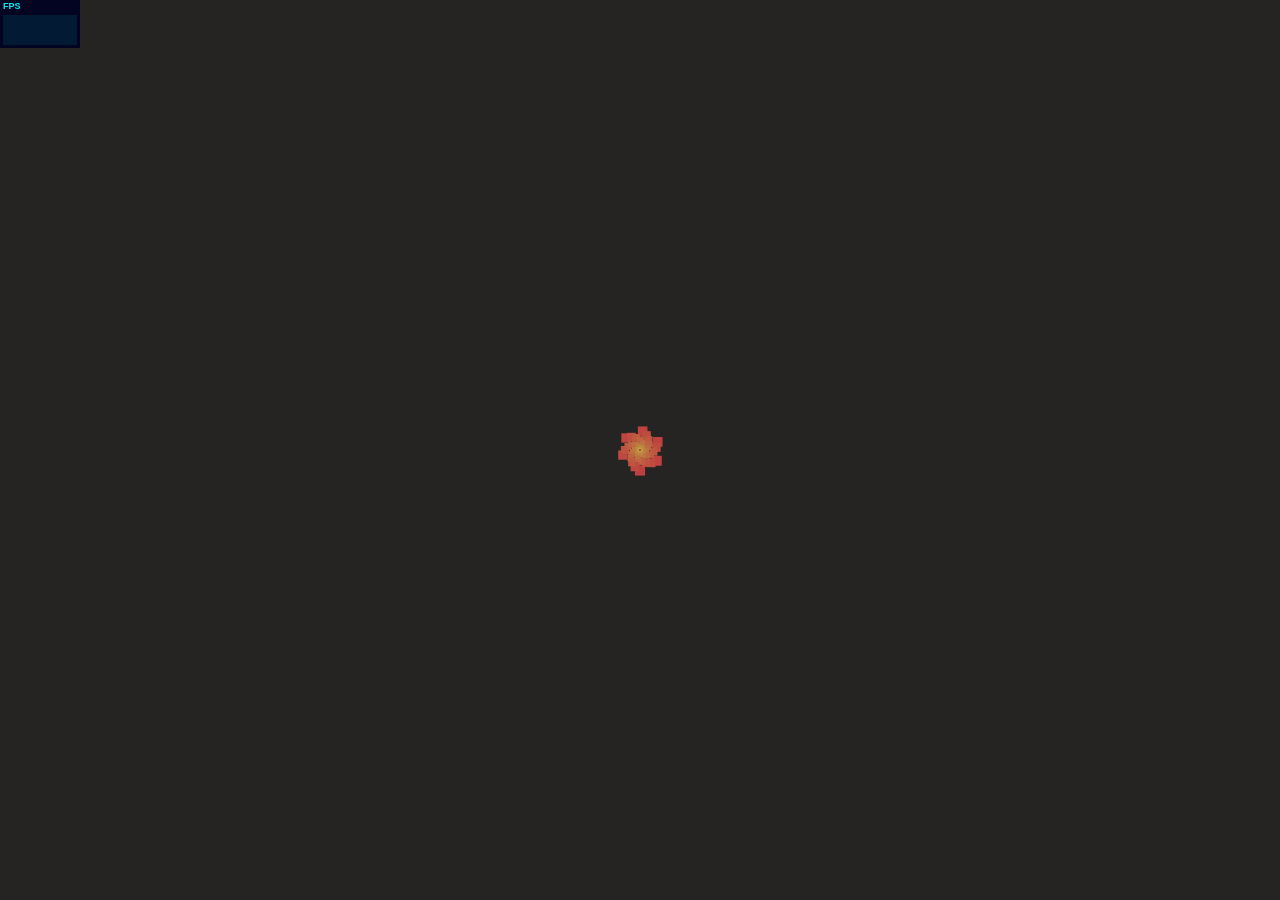
<file: anime-master/documentation/examples/anime-DOM-stress-test.html>
<!DOCTYPE html>
<html>
<head>
  <title>DOM stress test | anime.js</title>
  <meta charset="utf-8">
  <meta name="viewport" content="width=device-width, initial-scale=1, maximum-scale=1">
  <meta property="og:title" content="anime.js">
  <meta property="og:url" content="https://animejs.com">
  <meta property="og:description" content="Javascript Animation Engine">
  <meta property="og:image" content="https://animejs.com/documentation/assets/img/icons/og.png">
  <meta name="twitter:card" content="summary">
  <meta name="twitter:title" content="anime.js">
  <meta name="twitter:site" content="@juliangarnier">
  <meta name="twitter:description" content="Javascript Animation Engine">
  <meta name="twitter:image" content="https://animejs.com/documentation/assets/img/icons/twitter.png">
  <link rel="apple-touch-icon-precomposed" href="../assets/img/social-media-image.png">
  <link rel="icon" type="image/png" href="../assets/img/favicon.png" >
  <link href="../assets/css/animejs.css" rel="stylesheet">
  <link href="../assets/css/documentation.css" rel="stylesheet">
  <script src="../../lib/anime.min.js"></script>
  <!-- <script src="../assets/js/anime/anime.2.0.2.js"></script> -->
  <!-- <script src="../assets/js/anime/anime.1.0.js"></script> -->
  <style>

    .el {
      position: absolute;
      top: 50%;
      left: 50%;
      width: 1em;
      height: 1em;
      margin: -.5em 0 0 -.5em;
      font-size: 20px;
    }

  </style>
</head>
<body></body>
<script>

  var wrapperEl = document.body;
  var numberOfEls = 500;
  var duration = numberOfEls * 10;
  var radius = window.innerWidth < window.innerHeight ? window.innerWidth : window.innerHeight;
  var distance = (radius / 4 <= 150 ? 150 : radius / 2.5) / 16; 

  function createEl(i) {
    var el = document.createElement('div');
    var hue = Math.round(360 / numberOfEls * i);
    el.classList.add('el');
    //el.style.border = '5px solid hsl(' + hue + ', 50%, 50%)';
    el.style.backgroundColor = 'hsl(' + hue + ', 50%, 50%)';
    wrapperEl.appendChild(el);
    anime({
      targets: el,
      translateX: Math.sin(i) * distance + 'rem',
      translateY: Math.cos(i) * distance + 'rem',
      scale: [
        {value: [.1, 2]},
        {value: .1}
      ],
      easing: 'easeInOutSine',
      loop: true,
      duration: duration,
      delay: i * (duration / numberOfEls)
    });
  };

  for (var i = 0; i < numberOfEls; i++) createEl(i);

  </script>
  <script src="../assets/js/vendors/stats.min.js"></script>
</html>
</file>
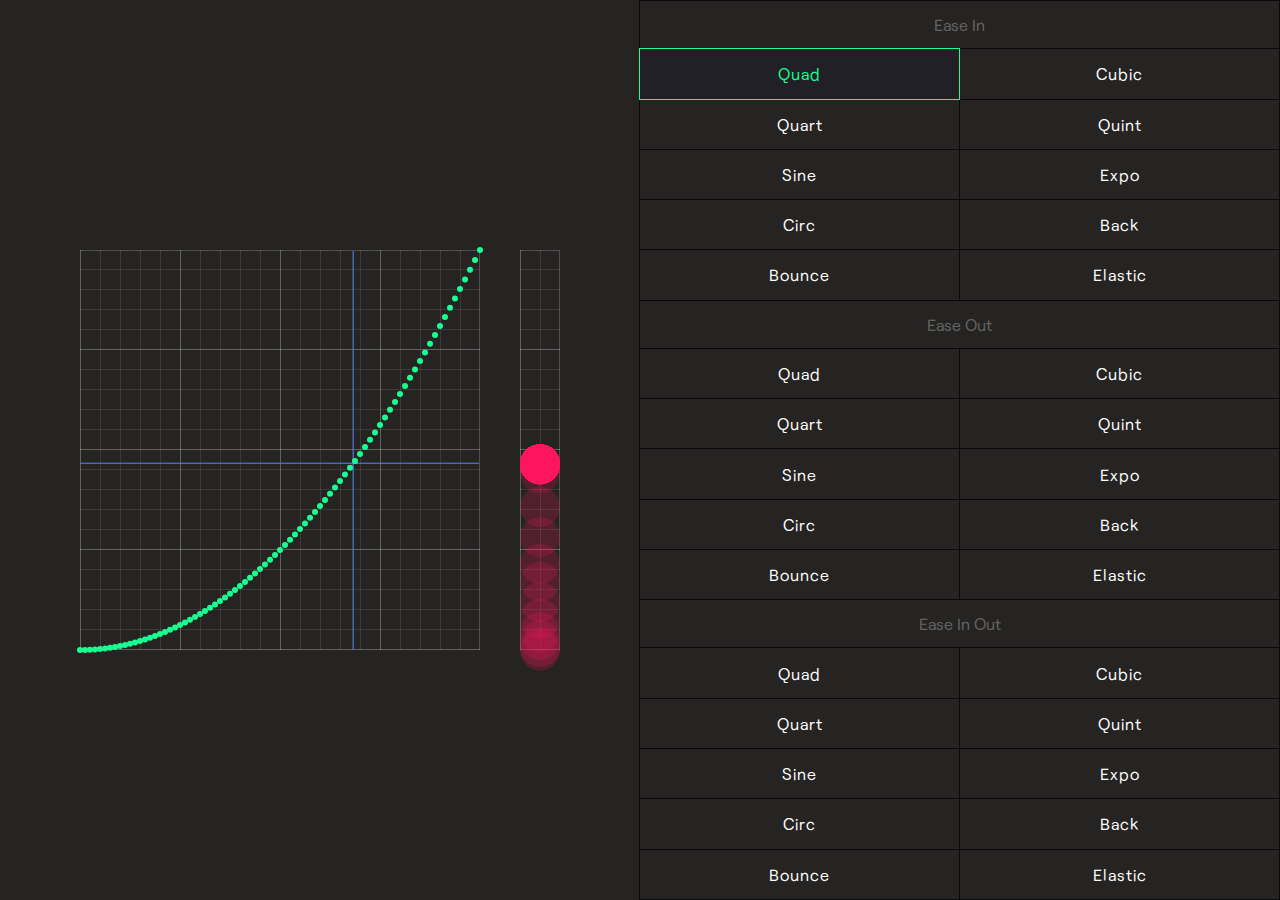
<file: anime-master/documentation/examples/anime-ease-visualizer.html>
<!DOCTYPE html>
<html>
<head>
  <title>Ease visualizer | anime.js</title>
  <meta charset="utf-8">
  <meta name="viewport" content="width=device-width, initial-scale=1, maximum-scale=1">
  <meta property="og:title" content="anime.js">
  <meta property="og:url" content="https://animejs.com">
  <meta property="og:description" content="Javascript Animation Engine">
  <meta property="og:image" content="https://animejs.com/documentation/assets/img/icons/og.png">
  <meta name="twitter:card" content="summary">
  <meta name="twitter:title" content="anime.js">
  <meta name="twitter:site" content="@juliangarnier">
  <meta name="twitter:description" content="Javascript Animation Engine">
  <meta name="twitter:image" content="https://animejs.com/documentation/assets/img/icons/twitter.png">
  <link rel="apple-touch-icon-precomposed" href="../assets/img/social-media-image.png">
  <link rel="icon" type="image/png" href="../assets/img/favicon.png">
  <link href="../assets/css/animejs.css" rel="stylesheet">
  <link href="../assets/css/documentation.css" rel="stylesheet">
  <script src="../../lib/anime.min.js"></script>
  <style>
    .easings {
      display: flex;
      justify-content: space-between;
      align-items: center;
      flex-direction: column;
      position: absolute;
      width: 100%;
      height: 100%;
    }
    .output {
      display: flex;
      justify-content: center;
      align-items: center;
      position: relative;
      width: 100%;
      height: 400px;
    }
    .options {
      display: flex;
      flex-wrap: wrap;
      flex-direction: row;
      width: 100%;
      min-height: 300px;
      border-top: 1px solid #09090B;
    }
    .grid {
      border-top: 1px solid rgba(255,255,255,0.2);
      border-right: 1px solid rgba(255,255,255,0.2);
      background: linear-gradient(0deg, rgba(255,255,255,0.2) 1px, rgba(0,0,0,0) 1px),
                  linear-gradient(90deg, rgba(255,255,255,0.2) 1px, rgba(0,0,0,0) 1px),
                  linear-gradient(0deg, rgba(255,255,255,0.1) 1px, rgba(0,0,0,0) 1px),
                  linear-gradient(90deg, rgba(255,255,255,0.1) 1px, rgba(0,0,0,0) 1px);
      background-position: 0px -1px;
      background-size: 100px 100px, 100px 100px, 20px 20px, 20px 20px;
    }
    .visualizer-wrapper {
      position: relative;
      width: 100%;
      height: 100%;
    }
    .visualizer {
      position: relative;
      width: 100%;
    }
    .value {
      position: relative;
      width: 20px;
      height: 100%;
      margin-left: 20px;
    }
    @media screen and (min-width: 980px) {
      .easings {
        flex-direction: row;
      }
      .output {
        width: 50%;
        height: 100%;
      }
      .options {
        width: 50%;
        height: 100%;
      }
      .visualizer-wrapper {
        width: 400px;
        height: 400px;
      }
      .value {
        width: 40px;
        height: 400px;
        margin-left: 40px;
      }
    }
    .axis {
      position: absolute;
      background: #5A87FF;
    }
    .axis.x {
      width: 1px;
      height: 100%;
      transform-origin: 0 0;
    }
    .axis.y {
      bottom: 0;
      width: 100%;
      height: 1px;
      transform-origin: 100% 0;
    }
    .graph {
      position: absolute;
      top: 0;
      left: 0;
      right: 0;
      bottom: 0;
    }
    .cursor {
      position: absolute;
      z-index: 2;
      width: 40px;
      height: 40px;
      margin-top: -20px;
      background: #FF1461;
      border-radius: 50%;
      transform: translateY(100px);
    }
    .curve {
      display: flex;
      justify-content: space-between;
      align-items: flex-end;
      overflow: visible;
      position: relative;
      z-index: 1;
      width: 100%;
      height: 100%;
    }
    .curve-dot {
      position: relative;
      width: 6px;
      height: 6px;
      margin-bottom: -3px;
      margin-left: -3px;
      border-radius: 50%;
      flex-shrink: 0;
      background-color: #18FF92;
    }
    .curve-dot:first-child {
      margin-left: -3px;
    }
    .curve-dot:last-child {
      margin-right: -4px;
    }
    button {
      opacity: 1;
      position: relative;
      color: currentColor;
      font-size: 16px;
      width: calc(50% + 1px);
      border: 1px solid #09090B;
      background: transparent;
      margin: -1px 0 0 -1px;
      letter-spacing: 1px;
    }
    label {
      display: flex;
      align-items: center;
      justify-content: center;
      width: calc(100% + 1px);
      margin: -1px 0 0 -1px;
      border-top: 0px;
      border-left: 1px solid #09090B;
      border-right: 1px solid #09090B;
      color: rgba(255,255,255,.3);
    }
    button.active {
      color: #18FF92;
      z-index: 1;
      opacity: 1;
      border: 1px solid currentColor;
      background: #222027;
    }
    button:focus {
      outline: none;
    }
    button:hover {
      background: #222027;
    }
  </style>
</head>
<body>
  <div class="easings">
    <div class="output">
      <div class="visualizer-wrapper grid">
        <div class="axis x"></div>
        <div class="axis y"></div>
        <div class="visualizer">
          <div class="curve">
            <div class="curve-dot"></div>
            <div class="curve-dot"></div>
            <div class="curve-dot"></div>
            <div class="curve-dot"></div>
            <div class="curve-dot"></div>
            <div class="curve-dot"></div>
            <div class="curve-dot"></div>
            <div class="curve-dot"></div>
            <div class="curve-dot"></div>
            <div class="curve-dot"></div>
            <div class="curve-dot"></div>
            <div class="curve-dot"></div>
            <div class="curve-dot"></div>
            <div class="curve-dot"></div>
            <div class="curve-dot"></div>
            <div class="curve-dot"></div>
            <div class="curve-dot"></div>
            <div class="curve-dot"></div>
            <div class="curve-dot"></div>
            <div class="curve-dot"></div>
            <div class="curve-dot"></div>
            <div class="curve-dot"></div>
            <div class="curve-dot"></div>
            <div class="curve-dot"></div>
            <div class="curve-dot"></div>
            <div class="curve-dot"></div>
            <div class="curve-dot"></div>
            <div class="curve-dot"></div>
            <div class="curve-dot"></div>
            <div class="curve-dot"></div>
            <div class="curve-dot"></div>
            <div class="curve-dot"></div>
            <div class="curve-dot"></div>
            <div class="curve-dot"></div>
            <div class="curve-dot"></div>
            <div class="curve-dot"></div>
            <div class="curve-dot"></div>
            <div class="curve-dot"></div>
            <div class="curve-dot"></div>
            <div class="curve-dot"></div>
            <div class="curve-dot"></div>
            <div class="curve-dot"></div>
            <div class="curve-dot"></div>
            <div class="curve-dot"></div>
            <div class="curve-dot"></div>
            <div class="curve-dot"></div>
            <div class="curve-dot"></div>
            <div class="curve-dot"></div>
            <div class="curve-dot"></div>
            <div class="curve-dot"></div>
            <div class="curve-dot"></div>
            <div class="curve-dot"></div>
            <div class="curve-dot"></div>
            <div class="curve-dot"></div>
            <div class="curve-dot"></div>
            <div class="curve-dot"></div>
            <div class="curve-dot"></div>
            <div class="curve-dot"></div>
            <div class="curve-dot"></div>
            <div class="curve-dot"></div>
            <div class="curve-dot"></div>
            <div class="curve-dot"></div>
            <div class="curve-dot"></div>
            <div class="curve-dot"></div>
            <div class="curve-dot"></div>
            <div class="curve-dot"></div>
            <div class="curve-dot"></div>
            <div class="curve-dot"></div>
            <div class="curve-dot"></div>
            <div class="curve-dot"></div>
            <div class="curve-dot"></div>
            <div class="curve-dot"></div>
            <div class="curve-dot"></div>
            <div class="curve-dot"></div>
            <div class="curve-dot"></div>
            <div class="curve-dot"></div>
            <div class="curve-dot"></div>
            <div class="curve-dot"></div>
            <div class="curve-dot"></div>
            <div class="curve-dot"></div>
            <div class="curve-dot"></div>
          </div>
        </div>
      </div>
      <div class="value grid">
        <div class="graph">
          <div class="cursor"></div>
          <div class="cursor"></div>
          <div class="cursor"></div>
          <div class="cursor"></div>
          <div class="cursor"></div>
          <div class="cursor"></div>
          <div class="cursor"></div>
          <div class="cursor"></div>
          <div class="cursor"></div>
          <div class="cursor"></div>
          <div class="cursor"></div>
          <div class="cursor"></div>
          <div class="cursor"></div>
          <div class="cursor"></div>
          <div class="cursor"></div>
          <div class="cursor"></div>
          <div class="cursor"></div>
          <div class="cursor"></div>
        </div>
      </div>
    </div>
    <div class="options">
      <label>Ease In</label>
      <button class="active" value="easeInQuad" >Quad</button>
      <button value="easeInCubic" >Cubic</button>
      <button value="easeInQuart" >Quart</button>
      <button value="easeInQuint" >Quint</button>
      <button value="easeInSine" >Sine</button>
      <button value="easeInExpo" >Expo</button>
      <button value="easeInCirc" >Circ</button>
      <button value="easeInBack" >Back</button>
      <button value="easeInBounce" >Bounce</button>
      <button value="easeInElastic" >Elastic</button>
      <label>Ease Out</label>
      <button value="easeOutQuad" >Quad</button>
      <button value="easeOutCubic" >Cubic</button>
      <button value="easeOutQuart" >Quart</button>
      <button value="easeOutQuint" >Quint</button>
      <button value="easeOutSine" >Sine</button>
      <button value="easeOutExpo" >Expo</button>
      <button value="easeOutCirc" >Circ</button>
      <button value="easeOutBack" >Back</button>
      <button value="easeOutBounce" >Bounce</button>
      <button value="easeOutElastic" >Elastic</button>
      <label>Ease In Out</label>
      <button value="easeInOutQuad" >Quad</button>
      <button value="easeInOutCubic" >Cubic</button>
      <button value="easeInOutQuart" >Quart</button>
      <button value="easeInOutQuint" >Quint</button>
      <button value="easeInOutSine" >Sine</button>
      <button value="easeInOutExpo" >Expo</button>
      <button value="easeInOutCirc" >Circ</button>
      <button value="easeInOutBack" >Back</button>
      <button value="easeInOutBounce" >Bounce</button>
      <button value="easeInOutElastic" >Elastic</button>
    </div>
  </div>
  <script>

  var pathEl = document.querySelector('.curve');
  var presetsEls = document.querySelectorAll('.options button');
  var duration = 1000;

  function animateProgress(easingName) {

    anime.remove(['.axis.x', '.axis.y', '.cursor']);

    var tl = anime.timeline({
      duration: duration,
      easing: 'linear',
      complete: function() {
        animateProgress(easingName);
      }
    })
    .add({
      targets: '.axis.x',
      translateX: [0, 399],
      translateZ: [0, 0]
     }, 0)
    .add({
      targets: '.axis.y',
      translateY: [0, -399],
      translateZ: [0, 0],
      easing: easingName,
      endDelay: 1000
    }, 0)
    .add({
      targets: '.cursor',
      translateY: [400, 0],
      translateZ: [0, 0],
      easing: easingName,
      update: function(anim) {
        var timeSegment = (100 / (anim.animatables.length - 2));
        var index = Math.round((anim.progress +.5) / timeSegment);
        var animatable = anim.animatables[index];
        if (animatable) {
          var target = animatable.target;
          anime.remove(target);
          target.style.opacity = .20;
        }
      }
    }, 0);

  }

  function changeEase(event) {
    for (var i = 0; i < presetsEls.length; i++) {
      presetsEls[i].classList.remove('active');
    }
    var buttonEl = event.target;
    var easingName = buttonEl.value;
    buttonEl.classList.add('active');
    animateProgress(easingName);
    anime({
      targets: '.curve-dot',
      translateY: anime.stagger([0, -400], {easing: easingName}),
      easing: 'easeInOutQuad',
      duration: 400
    });
  }

  for (var i = 0; i < presetsEls.length; i++) {
    presetsEls[i].onclick = changeEase;
  }

  presetsEls[0].click();

  pathEl.setAttribute('d', getCoordinates(presetsEls[0].value));

  </script>
</body>
</html>
</file>
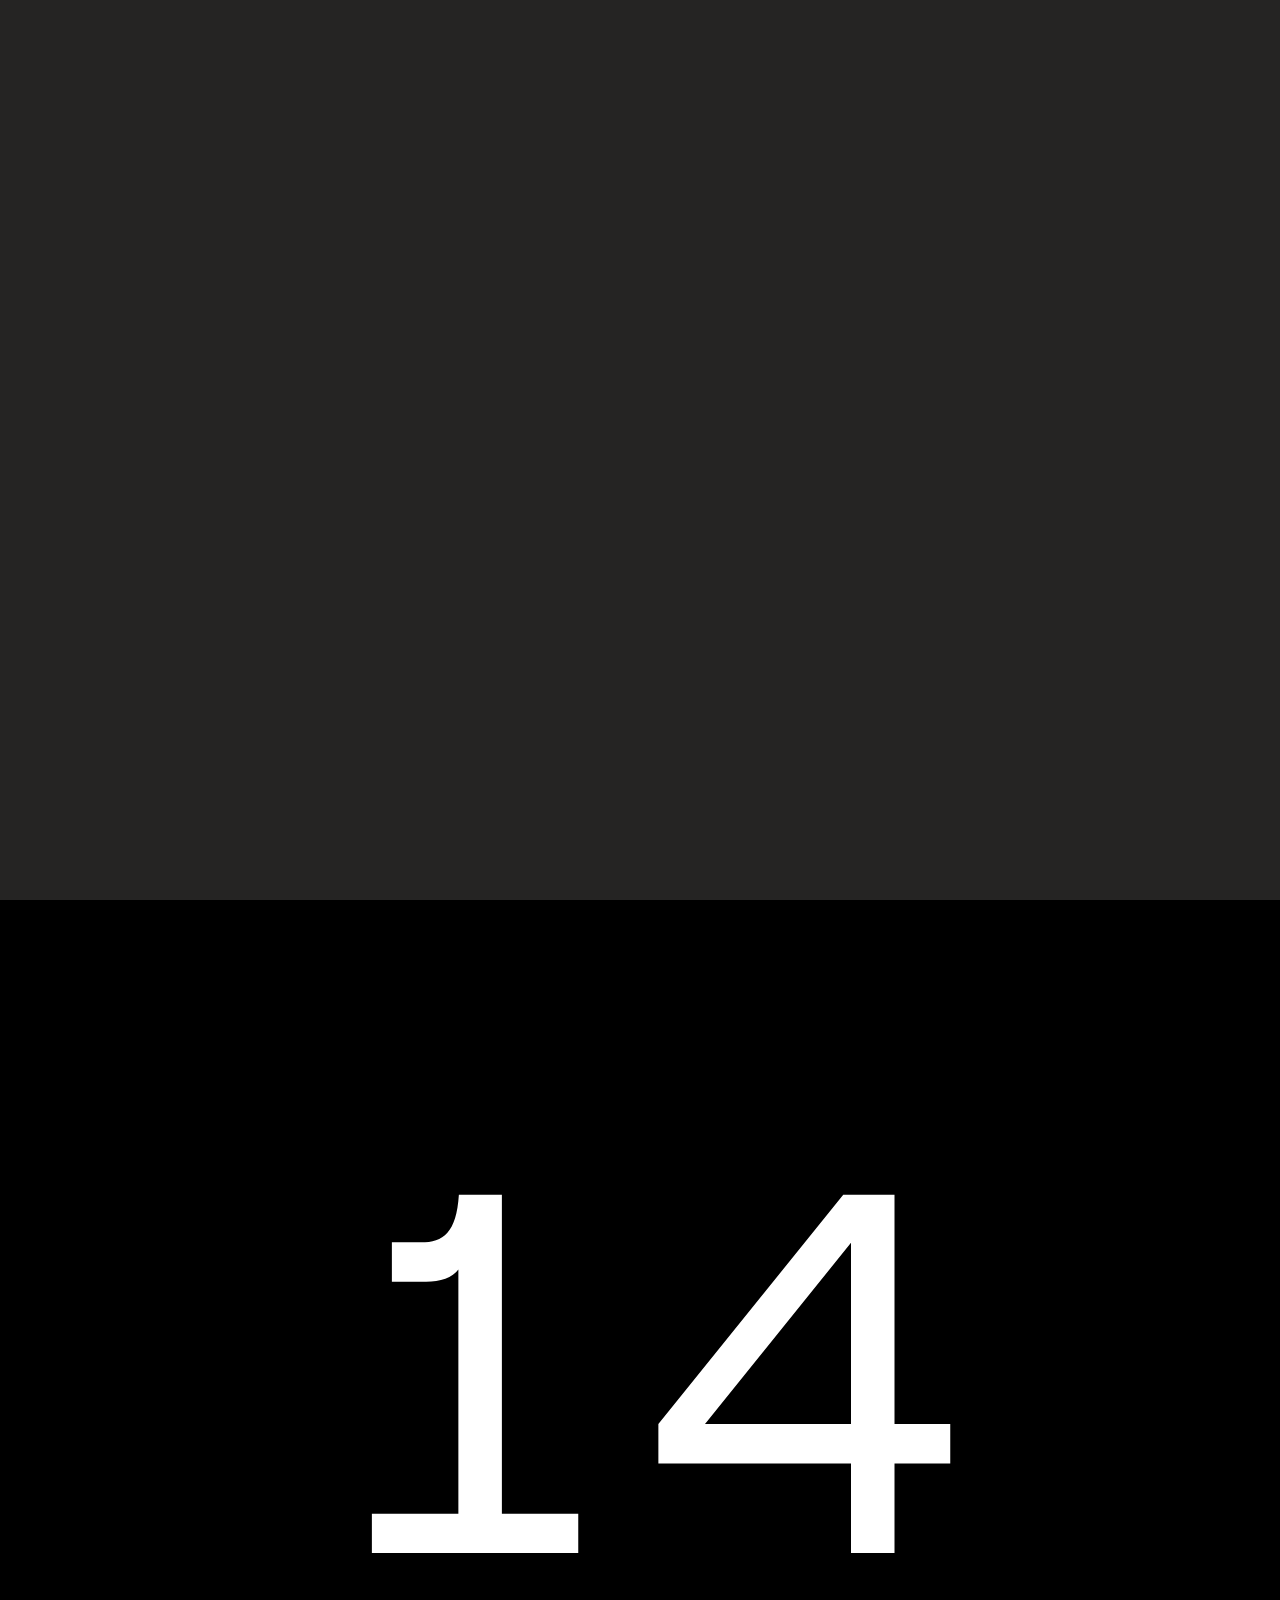
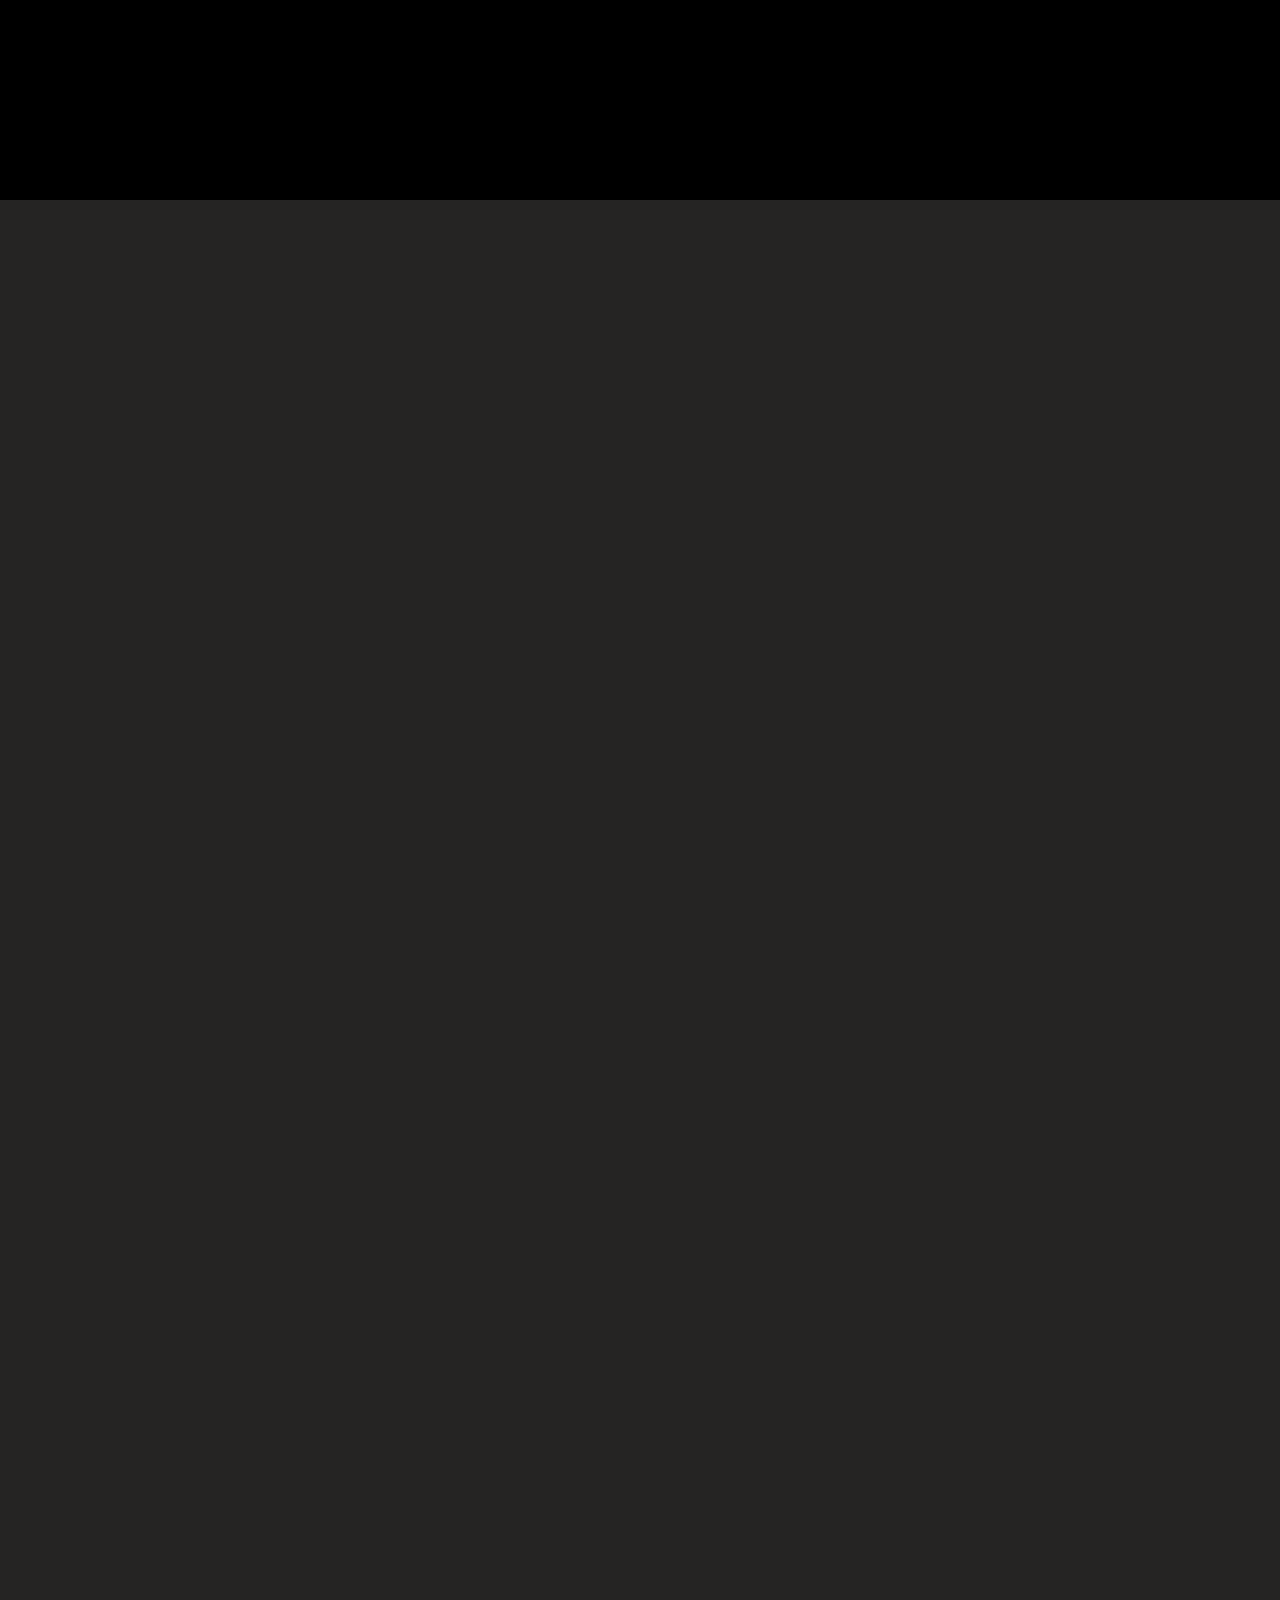
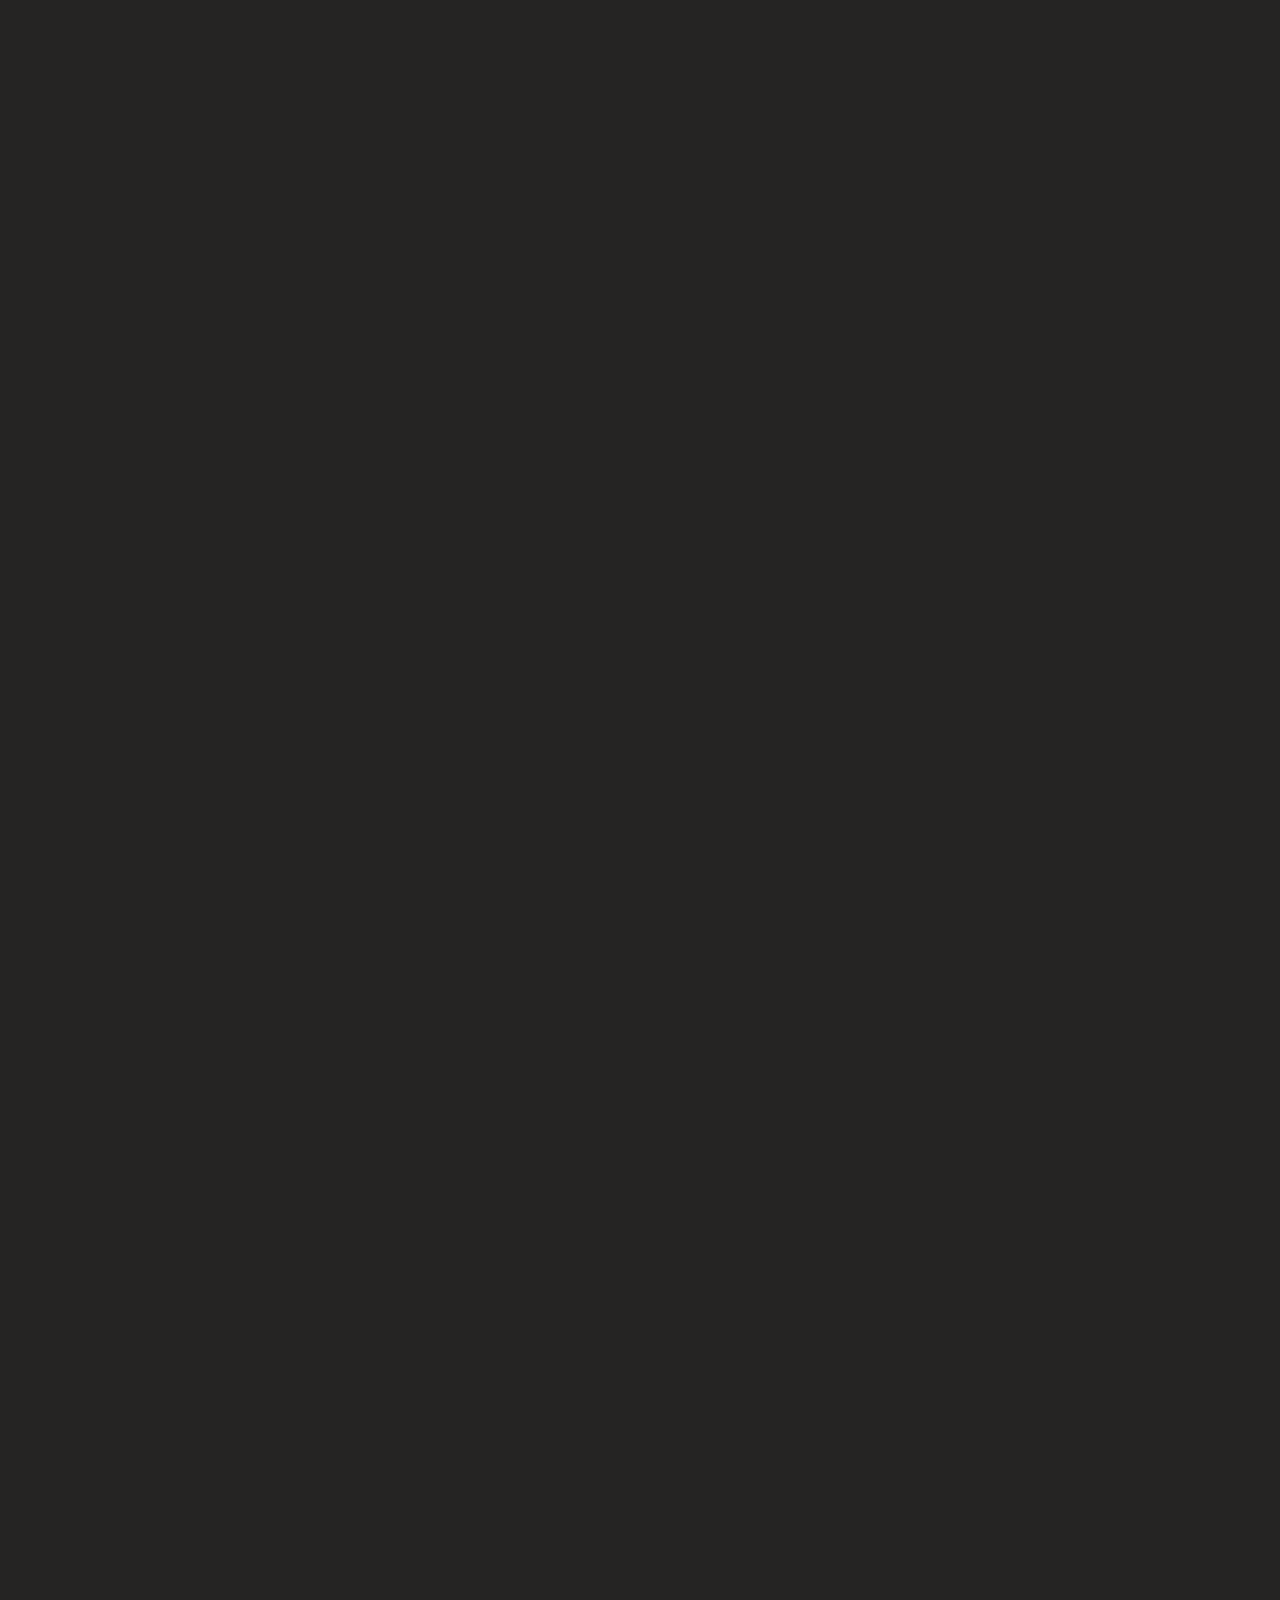
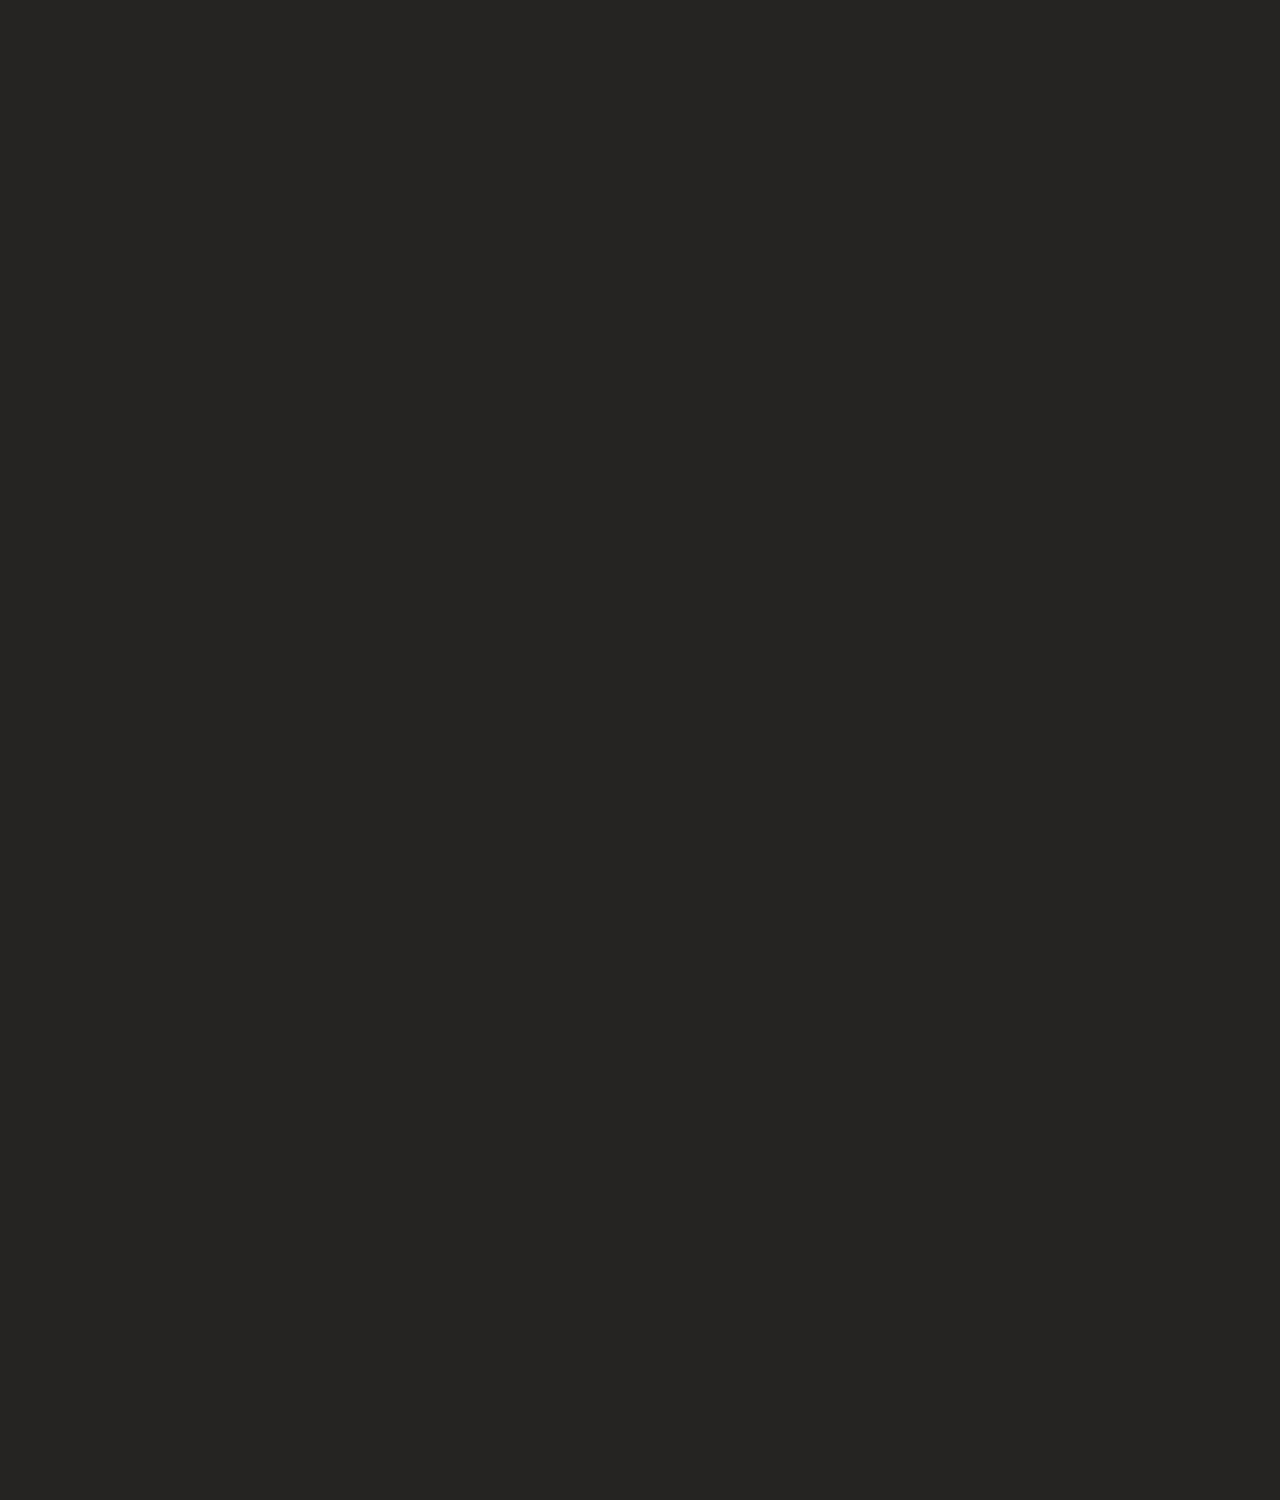
<file: anime-master/documentation/examples/anime-follow-scroll.html>
<!DOCTYPE html>
<html>
<head>
  <title>Follow scroll | anime.js</title>
  <meta charset="utf-8">
  <meta name="viewport" content="width=device-width, initial-scale=1, maximum-scale=1">
  <meta property="og:title" content="anime.js">
  <meta property="og:url" content="https://animejs.com">
  <meta property="og:description" content="Javascript Animation Engine">
  <meta property="og:image" content="https://animejs.com/documentation/assets/img/icons/og.png">
  <meta name="twitter:card" content="summary">
  <meta name="twitter:title" content="anime.js">
  <meta name="twitter:site" content="@juliangarnier">
  <meta name="twitter:description" content="Javascript Animation Engine">
  <meta name="twitter:image" content="https://animejs.com/documentation/assets/img/icons/twitter.png">
  <link rel="apple-touch-icon-precomposed" href="../assets/img/social-media-image.png">
  <link rel="icon" type="image/png" href="../assets/img/favicon.png" >
  <link href="../assets/css/animejs.css" rel="stylesheet">
  <link href="../assets/css/documentation.css" rel="stylesheet">
  <!-- <script src="../../lib/anime.min.js"></script> -->
  <!-- <script src="../assets/js/anime/anime.2.2.0.js"></script> -->
  <style>

    .scroll-area {
      width: 100%;
      height: 700vh;
    }

    .animation-wrapper {
      position: fixed;
      top: 0;
      left: 0;
      width: 100%;
    }

    .pane {
      display: flex;
      justify-content: center;
      align-items: center;
      position: absolute;
      top: 100vh;
      left: 0;
      width: 100%;
      height: 100vh;
      background-color: #000;
      font-size: 40vw;
    }

  </style>
</head>
<body>

  <div class="scroll-area"></div>

  <div class="animation-wrapper">
    <div class="pane pane-01">01</div>
    <div class="pane pane-02">02</div>
    <div class="pane pane-03">03</div>
    <div class="pane pane-04">04</div>
    <div class="pane pane-05">05</div>
    <div class="pane pane-06">06</div>
    <div class="pane pane-07">07</div>
    <div class="pane pane-08">08</div>
    <div class="pane pane-09">09</div>
    <div class="pane pane-10">10</div>
    <div class="pane pane-11">11</div>
    <div class="pane pane-12">12</div>
    <div class="pane pane-13">13</div>
    <div class="pane pane-14">14</div>
  </div>

</body>
<script type="module">

  import anime from '../../src/index.js';
  import animePlayer from '../assets/js/anime.player.js'

  // Scrolling helper

  function onScroll(cb) {
    var isTicking = false;
    var scrollY = 0;
    var body = document.body;
    var html = document.documentElement;
    var scrollHeight = Math.max(body.scrollHeight, body.offsetHeight, html.clientHeight, html.scrollHeight, html.offsetHeight);
    function scroll() {
      scrollY = window.scrollY;
      if (cb) cb(scrollY, scrollHeight);
      requestTick();
    }
    function requestTick() {
      if (!isTicking) requestAnimationFrame(updateScroll);
      isTicking = true;
    }
    function updateScroll() {
      isTicking = false;
      var currentScrollY = scrollY;
    }
    scroll();
    window.onscroll = scroll;
  }

  var began = 0;
  var completed = 0;

  function logChangeBegan(instance) {
    began++;
    // console.log(instance.id, 'CHANGE BEGAN', instance.changeBegan);
  }

  function logChangeComplete(instance) {
    completed++;
    // console.log(instance.id, 'CHANGE COMPLETE', instance.changeCompleted);
  }

  window.tl = anime.timeline({
    easing: 'easeInOutSine',
    autoplay: false,
    duration: 1000,
    // delay: 500,
    // endDelay: 500,
    update: function(instane) {
      console.log(instane.reversePlayback);
    }
  })
  .add({
    targets: '.pane-01',
    translateY: '-100vh',
    background: '#FF1461',
    changeBegin: logChangeBegan,
    changeComplete: logChangeComplete
  })
  .set('.pane-02', {'translateY': '-100vh'})
  .add({
    targets: '.pane-02',
    translateX: ['100%', 0],
    background: '#FF1461',
    changeBegin: logChangeBegan,
    changeComplete: logChangeComplete
  }, '-=500')
  .set('.pane-03', {'translateY': '-200vh'})
  .add({
    targets: '.pane-03',
    translateY: '-100vh',
    background: '#FF1461',
    changeBegin: logChangeBegan,
    changeComplete: logChangeComplete
  }, '-=500')
  .set('.pane-04', {'translateY': '-100vh'})
  .add({
    targets: '.pane-04',
    scale: [0, 1],
    background: '#FF1461',
    changeBegin: logChangeBegan,
    changeComplete: logChangeComplete,
  }, '-=500')
  .add({
    targets: '.pane-05',
    translateY: '-100vh',
    rotate: [-180, 0],
    background: '#FF1461',
    changeBegin: logChangeBegan,
    changeComplete: logChangeComplete,
  }, '-=500')
  .add({
    targets: '.pane-06',
    translateY: '-100vh',
    background: '#FF1461',
    changeBegin: logChangeBegan,
    changeComplete: logChangeComplete,
  }, '-=500')
  .add({
    targets: '.pane-07',
    translateY: '-100vh',
    background: '#FF1461',
    changeBegin: logChangeBegan,
    changeComplete: logChangeComplete,
  }, '-=500')
  .add({
    targets: '.pane-08',
    translateY: '-100vh',
    background: '#FF1461',
    changeBegin: logChangeBegan,
    changeComplete: logChangeComplete,
  }, '-=500')
  .add({
    targets: '.pane-09',
    translateY: '-100vh',
    background: '#FF1461',
    changeBegin: logChangeBegan,
    changeComplete: logChangeComplete,
  }, '-=500')
  .add({
    targets: '.pane-10',
    translateY: '-100vh',
    background: '#FF1461',
    changeBegin: logChangeBegan,
    changeComplete: logChangeComplete,
  }, '-=500')
  .add({
    targets: '.pane-11',
    translateY: '-100vh',
    background: '#FF1461',
    changeBegin: logChangeBegan,
    changeComplete: logChangeComplete,
  }, '-=500')
  .add({
    targets: '.pane-12',
    translateY: '-100vh',
    background: '#FF1461',
    changeBegin: logChangeBegan,
    changeComplete: logChangeComplete,
  }, '-=500')
  .add({
    targets: '.pane-13',
    translateY: '-100vh',
    background: '#FF1461',
    changeBegin: logChangeBegan,
    changeComplete: logChangeComplete,
  }, '-=500')
  .add({
    targets: '.pane-14',
    translateY: '-100vh',
    background: '#FF1461',
    changeBegin: logChangeBegan,
    changeComplete: logChangeComplete,
  }, '-=500')

  onScroll(function(top, scrollHeight) {

    var currentTime = tl.duration * (top / (scrollHeight - window.innerHeight));
    tl.seek(currentTime);

  });

  </script>
  <!-- <script src="../assets/js/vendors/stats.min.js"></script> -->
</html>
</file>
<file: anime-master/documentation/assets/css/animejs.css>
@font-face {
 font-family: "Roobert";
 font-weight: 400;
 font-style: normal;
 src: url("../fonts/Roobert-Regular.woff2") format("woff2");
}

@font-face {
 font-family: "Roobert";
 font-weight: 400;
 font-style: italic;
 src: url("../fonts/Roobert-Regular.woff2") format("woff2");
}

@font-face {
 font-family: "Roobert";
 font-weight: 600;
 font-style: normal;
 src: url("../fonts/Roobert-SemiBold.woff2") format("woff2");
}

@font-face {
 font-family: "Roobert";
 font-weight: 600;
 font-style: italic;
 src: url("../fonts/Roobert-SemiBoldItalic.woff2") format("woff2");
}

@font-face {
  font-family: "InputMono";
  src: url("../fonts/InputMono-Regular.woff2") format("woff2"),
      url("../fonts/InputMono-Regular.woff") format("woff");
  font-weight: normal;
  font-style: normal;
}

@font-face {
  font-family: "InputMono";
  src: url("../fonts/InputMono-Bold.woff2") format("woff2"),
      url("../fonts/InputMono-Bold.woff") format("woff");
  font-weight: bold;
  font-style: normal;
}

@font-face {
  font-family: "InputMono";
  src: url("../fonts/InputMono-BoldItalic.woff2") format("woff2"),
      url("../fonts/InputMono-BoldItalic.woff") format("woff");
  font-weight: bold;
  font-style: italic;
}

@font-face {
  font-family: "InputMono";
  src: url("../fonts/InputMono-Italic.woff2") format("woff2"),
      url("../fonts/InputMono-Italic.woff") format("woff");
  font-weight: normal;
  font-style: italic;
}

*, *:before, *:after {
  box-sizing: border-box;
  margin: 0;
  padding: 0;
  border: 0;
  font: inherit;
  vertical-align: baseline;
}

html,
body {
  background-color: #252423;
  color: #F6F4F2;
}

body {
  font-family: Roobert, Helvetica Neue, Helvetica, Arial, sans-serif;
  font-weight: 400;
  font-feature-settings:"tnum" 1, "ss03" 1;
  -webkit-font-smoothing: antialiased;
}

h1, h2 {
  font-weight: 600;
}

input {
  font-family: Roobert, Helvetica Neue, Helvetica, Arial, sans-serif;
  font-variant-numeric: tabular-nums;
}

sup {
  vertical-align: super;
  font-size: .625em;
}

strong {
  font-weight: 600;
}

.color-white { color: #F6F4F2; } /* White */
.color-black { color: #2E2C2C; } /* Black */
.color-red, .color-targets { color: #FF4B4B; }/* red: */
.color-orange, .color-properties { color: #FF8F42; }/* orange: */
.color-lightorange, .color-prop-params { color: #FFC730; }/* lightorange: */
.color-yellow, .color-anim-params { color: #F6FF56; }/* yellow: */
.color-citrus, .color-values { color: #A4FF4F; }/* citrus: */
.color-green, .color-keyframes { color: #18FF74; }/* green: */
.color-darkgreen, .color-staggering { color: #00D672; }/* darkgreen: */
.color-turquoise, .color-tl { color: #3CFFEC; }/* turquoise: */
.color-skyblue, .color-controls { color: #61C3FF; }/* skyblue: */
.color-kingblue, .color-callbacks { color: #5A87FF; }/* kingblue: */
.color-lavender, .color-svg { color: #8453E3; }/* lavender: */
.color-purple, .color-easings { color: #C26EFF; }/* purple: */
.color-pink, .color-helpers { color: #FB89FB; }/* pink: */

.anime-mini-logo {
  width: 100px;
  height: 24px;
  transform: scaleY(.5);
}
</file>
<file: anime-master/documentation/assets/css/anime-theme.css>
.hljs {
  display: block;
  color: #F6F4F2;
}

.hljs-comment,
.hljs-quote {
  color: #A2A09F;
  font-style: italic;
}

.hljs-doctag,
.hljs-keyword,
.hljs-formula {
  color: #B08CFF;
}

.hljs-section,
.hljs-name,
.hljs-selector-tag,
.hljs-deletion,
.hljs-subst {
  color: #FF7C72;
}

.hljs-literal {
  color: #1CE2B2;
}

.hljs-string,
.hljs-regexp,
.hljs-addition,
.hljs-attribute,
.hljs-attr,
.hljs-meta-string {
  color: #A6FF8F;
}

.hljs-built_in,
.hljs-class .hljs-title {
  color: #FBF38C;
}

.hljs-variable,
.hljs-template-variable,
.hljs-type,
.hljs-selector-class,
.hljs-selector-attr,
.hljs-selector-pseudo,
.hljs-number {
  color: #FF7C72;
}

.hljs-symbol,
.hljs-bullet,
.hljs-link,
.hljs-meta,
.hljs-selector-id,
.hljs-title {
  color: #61C3FF;
}

.hljs-emphasis {
  font-style: italic;
}

.hljs-strong {
  font-weight: bold;
}

.hljs-link {
  text-decoration: underline;
}
</file>
<file: anime-master/documentation/assets/css/documentation.css>
html,
body,
header {
  background-color: #252423;
}

body {
  position: absolute;
  width: 100%;
  height: 100%;
  color: white;
  font-variant-numeric: tabular-nums;
  -webkit-font-smoothing: antialiased;
  overflow-x: hidden;
}

.content {
  overflow: hidden;
  opacity: 0;
  display: flex;
  flex-direction: row;
  width: 100%;
  height: 100%;
  transition: opacity 1s ease;
}

.ready .content {
  opacity: 1;
}

/* Headers */

.header {
  position: absolute;
  z-index: 1;
  top: 0;
  width: 100%;
}

.logo {
  display: flex;
  justify-content: space-between;
  opacity: .8;
  width: 100%;
  height: 20px;
  text-decoration: none;
  color: currentColor;
}

.logo:visited {
  color: currentColor;
}

.logo svg {
  width: 100%;
  height: 100%;
}

.logo:hover {
  opacity: 1;
}

.version-number {
  opacity: .6;
  color: currentColor;
}

header {
  position: sticky;
  top: 0;
  z-index: 2;
  display: flex;
  align-items: center;
  justify-content: space-between;
  width: 100%;
  height: 60px;
  padding-left: 20px;
  padding-right: 20px;
  border-bottom: 1px solid rgba(0,0,0,.65);
}

h2 {
  font-size: 16px;
  letter-spacing: 1px;
  text-transform: uppercase;
  font-weight: 200;
}

/* Panes */

.pane {
  position: relative;
  height: 100%;
}

/* Sidebar */

.sidebar {
  display: flex;
  flex-direction: column;
  width: 240px;
  padding-top: 60px;
  border-right: 1px solid rgba(0,0,0,.65);
}

.sidebar-info {
  display: flex;
  justify-content: space-between;
  padding: 20px;
}

.navigation {
  overflow-y: auto;
  width: 100%;
  height: 100%;
  padding: 10px 0 20px 20px;
}

.navigation ul {
  height: 30px;
  overflow-y: hidden;
  -webkit-transition:opacity .4s ease;
  transition: opacity .4s ease;
}

.navigation ul li {
  position: relative;
}

.navigation ul li:before {
  content: "";
  display: block;
  position: absolute;
  top: 4px;
  left: 2px;
  width: 1px;
  height: calc(100% - 8px);
  background-color: white;
}

.navigation ul li:first-child:before {
  display: none;
}

.navigation a {
  display: block;
  padding-left: 10px;
  color: white;
  text-decoration: none;
  font-size: 14px;
  line-height: 20px;
  letter-spacing: .5px;
  text-transform: uppercase;
}

.navigation ul li:first-child a {
  padding-left: 0;
  padding-top: 10px;
  padding-bottom: 10px;
}

.navigation ul li a,
.navigation ul li:before {
  opacity: .4;
}

.navigation ul li a {
  transition: opacity .4s ease, color .4s ease;
}

.navigation ul.active a {
  opacity: .7;
}

.navigation ul li:hover a,
.navigation ul li:hover:before {
  transition: none;
  opacity: 1;
}

.navigation ul li.active a,
.navigation ul li.active:before {
  opacity: 1;
  color: currentColor;
}

.navigation ul li.active:before {
  background-color: currentColor;
}

.navigation ul.active li:first-child a,
.navigation ul.active li:first-child a:hover {
  opacity: 1;
  color: currentColor;
}

/* Info pane */

.demo-info {
  flex-direction: column;
  font-size: 16px;
  line-height: 22px;
}

.info-output {
  overflow-x: hidden;
  overflow-y: auto;
  position: relative;
  top: 0;
  width: 100%;
  height: calc(100% - 60px);
  padding: 20px;
}

.demo-info pre {
  font-variant-ligatures: none;
  -webkit-font-variant-ligatures: none;
}

.demo-info code {
  font-family: "Input Mono Reg", monospace;
  font-size: 14px;
  line-height: 22px;
  white-space: pre-wrap;
}

.demo-info p {
  margin-bottom: 20px;
}

.demo-info p,
.demo-info td {
  color: #F6F4F2;
}

.demo-info i {
  font-style: italic;
}

.demo-info a {
  text-decoration: none;
  border-bottom: 1px dotted currentColor;
  word-wrap: break-word;
  overflow-wrap: break-word;
}

.demo-info a:hover {
  border-bottom: 1px solid currentColor;
}

.demo-info a[href^="http"],
.demo-info a[href^="http"]:visited {
  color: #F6F4F2;
}

.demo-info p.bubble {
  display: inline-block;
  position: relative;
  padding: 8px 12px;
}

.demo-info p.bubble.warning {
  color: #FBF38C;
}

.demo-info p.bubble.info {
  color: #61C3FF;
}

.demo-info p.bubble:after {
  content: "";
  pointer-events: none;
  color: currentColor;
  display: inline-block;
  position: absolute;
  top: 0;
  left: 0;
  right: 0;
  bottom: 0;
  background-color: currentColor;
  border-radius: 3px;
  opacity: .05;
}

.demo-info code.hljs {
  display: inline-block;
}

.demo-info pre {
  margin-bottom: 20px;
}

.demo-info pre code {
  position: relative;
  display: inline-block;
  width: 100%;
  padding: 8px 12px;
  background-color: rgba(0,0,0,.2);
  border: 1px solid rgba(0,0,0,.2);
  border-radius: 3px;
}

.demo-info p code {
  position: relative;
  padding: 0 2px;
  height: 20px;
  background-color: rgba(0,0,0,.2);
  box-shadow: inset 0 0 1px rgba(0,0,0,.4);
  border-radius: 3px;
}

.demo-info table {
  margin-bottom: 20px;
  border: 1px solid rgba(255,255,255,.15);
  border-spacing: 0;
  border-radius: 3px;
}

.demo-info td {
  vertical-align: middle;
  padding: 8px 12px;
  border-left: 1px solid rgba(255,255,255,.15);
  border-top: 1px solid rgba(255,255,255,.15);
}

.demo-info thead td {
  text-transform: uppercase;
  font-size: 16px;
  line-height: 22px;
  letter-spacing: 1px;
  color: rgba(255,255,255,.4);
  border-top: none;
}

.demo-info td:first-child {
  border-left: none;
}

.code-preview {
  width: 100%;
  padding-top: 40px;
}

.code-preview h2 {
  margin-bottom: 20px;
}

/* Demos */

.demos {
  overflow-y: scroll;
  width: calc(50% - 240px);
  min-width: 330px;
}

article {
  width: 100%;
  display: flex;
  flex-direction: column;
  flex-wrap: wrap;
  align-items: flex-start;
  justify-content: flex-start;
}

.demo {
  position: relative;
  z-index: 1;
  display: flex;
  align-items: center;
  justify-content: center;
  width: 100%;
  min-height: 200px;
  padding-top: 35px;
  border-bottom: 1px solid rgba(0,0,0,.65);
  cursor: pointer;
}

.demo-description {
  display: none;
}

.demo.controls {
  padding-top: 50px;
}

.demo.active.controls {
  cursor: default;
}

.demo:before {
  content: "";
  position: absolute;
  z-index: 0;
  top: 0;
  left: 0;
  opacity: 0;
  display: block;
  width: 100%;
  height: 100%;
  background-color: currentColor;
}

.demo.active:before {
  opacity: .05;
}

.demo-content {
  position: relative;
  display: flex;
  flex-direction: column;
  justify-content: center;
  text-align: center;
  width: 290px;
  height: 100%;
}

.demo-title {
  position: absolute;
  top: 0;
  left: 20px;
  width: calc(100% - 40px);
  padding: 23px 0;
  font-size: 14px;
  letter-spacing: 2px;
  text-transform: uppercase;
  color: #F6F4F2;
  opacity: .9;
}

.active .demo-title {
  color: currentColor;
  opacity: 1;
}

.line {
  width: 100%;
  padding: 1px 0px;
}

.line.align-center {
  display: flex;
  justify-content: center;
}

.grid {
  display: flex;
  flex-wrap: wrap;
}

.controls {
  opacity: .4;
  display: flex;
  align-items: center;
  justify-content: center;
  padding-top: 20px;
  padding-bottom: 10px;
}

.controls button {
  position: relative;
  display: block;
  margin: 0 0 0 -1px;
  padding: 5px 10px;
  font-size: 14px;
  text-transform: uppercase;
  border: 1px solid currentColor;
  background-color: transparent;
  color: currentColor;
}

.controls button:focus {
  outline: none;
}

.active .controls {
  opacity: 1;
}

.active .controls button:after {
  content: '';
  opacity: 0;
  position: absolute;
  left: 0;
  top: 0;
  display: block;
  width: 100%;
  height: 100%;
  background-color: currentColor;
}

.active .controls button:hover:after {
  opacity: .2;
}

.controls button.is-active:after,
.controls button.is-active:hover:after {
  opacity: .4;
}

.controls button:first-child {
  margin-left: 0;
}

.controls input {
  margin-left: 10px;
}

.text-output {
  padding-top: 10px;
  padding-bottom: 10px;
  font-size: 16px;
  color: currentColor;
  text-align: center;
  background-color: transparent;
  border: 1px solid currentColor;
}

.log {
  width: 100%;
  height: 100%;
  background: transparent;
  color: currentColor;
  border: none;
  font-size: 16px;
  text-align: center;
}

.bottom.log {
  padding-top: 10px;
  padding-bottom: 10px;
}

.logs {
  pointer-events: none;
  display: flex;
  flex-direction: column;
  align-items: center;
  position: absolute;
  width: 100%;
  height: auto;
}

.log:focus {
  outline: none;
}

input.progress {
  cursor: ew-resize;
}

input.progress[value] {
  position: relative;
  width: 100%;
  height: 27px;
  -webkit-appearance: none;
  background-color: transparent;
  color: currentColor;
}

input.progress[value]:focus {
  outline: none;
}

input.progress[value]:after {
  content: "";
  position: absolute;
  top: 13px;
  left: 0;
  width: 100%;
  height: 1px;
  background-color: currentColor;
}

input.progress[value]::-webkit-slider-thumb {
  -webkit-appearance: none;
  background-color: currentColor;
  border-radius: 50%;
  width: 16px;
  height: 16px;
}

.square,
.circle {
  pointer-events: none;
  position: relative;
  width: 28px;
  height: 28px;
  margin: 1px;
  background-color: currentColor;
  font-size: 14px;
}

.circle {
  border-radius: 50%;
}

.square.outline,
.circle.outline {
  background-color: transparent;
  border: 1px solid currentColor;
}

.triangle {
  pointer-events: none;
  position: relative;
  width: 0;
  height: 0;
  border-style: solid;
  border-width: 0 14px 24px 14px;
  border-color: transparent transparent currentColor transparent;
}

.small {
  width: 18px;
  height: 18px;
}

.small.triangle {
  border-width: 0 10px 17px 10px;
}

.large {
  width: 48px;
  height: 48px;
}

.stretched {
  height: 2px;
}

.shadow {
  position: absolute;
  opacity: .2;
}

.label {
  position: absolute;
  opacity: 0;
  display: flex;
  flex-direction: column;
  justify-content: center;
  text-align: left;
  width: 100%;
  height: auto;
  padding-left: 38px;
  transition: opacity .5s ease;
}

.demo.active .label {
  opacity: .2;
}

.small.label {
  height: 18px;
  padding-left: 28px;
}

.large.label {
  height: 48px;
  padding-left: 58px;
}

.motion-path {
  position: relative;
  width: 256px;
  margin: auto;
}

.follow-path {
  position: absolute;
  top: -9px;
  left: -9px;
}

.align-center {
  align-items: center;
}

.add-states-demo .el {
  border: 1px solid rgba(0,0,0,0);
}

#cssProperties .el {
  transform: translate3d(0,0,0);
}

/* Responsive */

.sidebar,
.demo-info {
  display: none;
}

.demos {
  top: 60px;
  width: 100%;
  min-width: auto;
  height: calc(100% - 60px);
  -webkit-overflow-scrolling: touch;
}

@media (min-width: 800px) {
  .header {
    width: 239px;
  }
  .demo-info {
    display: inherit;
    width: calc(100% - 380px);
  }
  .demos {
    top: 0;
    width: 380px;
    height: 100%;
  }
  .demos::-webkit-scrollbar {
    width: 1px;
    background-color: transparent;
  }

  .demos::-webkit-scrollbar-track {
    background-color: rgba(0,0,0,.65);
  }

  .demos::-webkit-scrollbar-thumb {
    background-color: rgba(255,255,255,.3);
  }

  .demos::-webkit-scrollbar-thumb:hover {
    background-color: rgba(255,255,255,.6);
  }
}

@media (min-width: 1100px) {
  .sidebar {
    display: inherit;
  }
  .demos {
    width: calc(50% - 240px);
  }
  .demo-info {
    width: 50%;
  }
}
</file>
<file: styles/main_d.css>
@import "reset.css";
@import url('https://fonts.googleapis.com/css2?family=Montserrat:wght@400;500;600;700;800&display=swap');

body{
  font-family: 'Montserrat', sans-serif;
}

.square_left{
  position: absolute;
  overflow: hidden;
  background:  #FFD801;
  width: 10vw;
  height: 100%;
  margin: 0vw;
  z-index: 1vw;
}

.search{
  float: right;
  margin: 63px 150px 0px 0px;
  max-width: 486px;
  max-height: 64px;
}


input {
  position: absolute;
  font-size: 22px;
  padding: 10px;
  display: block;
  width: 460px;
  height: 55px;
  border: 3px solid #000000;
  float: right;
  /* margin: 30px 50px 0px 0px; */
  z-index: 10;
}

.search_img{
  position: relative;
  width: 40px;
  margin-left: 21vw;
  margin-top: 0.3vw;
  opacity: 50%;
  z-index: 15;
}

.logo{
  position: fixed;
  width: 2.9vw;
  margin: 1vw 0vw 0vw 1vw;
}

.img_menu{
  position: fixed;
  display: none;
}

/* .img_menu_close{
  position: fixed;
  display: none;
} */

.header_burger{
  display: none;
}

.header_list{
  position: absolute;
  /* overflow: hidden; */
  display: flex;
  top: 7.7vw;
  left: 2vw;

}
.header_list,li{
  list-style: none;
  margin: 0vw 0vw 0vw 6vw;
  z-index: 20;
}

.header_link_1{
  font-size: 21px;
  font-weight: 500;
  color: black;
  text-decoration: none;
  width: 20vw;
  background: white;
  border: 3px solid black;
  padding: 1vw 3vw 1vw 3vw;
}

.header_link_1:hover{
  background-color: black;
  color: white;
}

.header_link_2{
  font-size: 21px;
  font-weight: 500;
  color: black;
  text-decoration: none;
  width: 20vw;
  background: white;
  border: 3px solid transparent;
  padding: 1vw 3vw 1vw 3vw;
}

.header_link_2:hover{
  background-color: black;
  color: white;
}

.header_link_3{
  font-size: 21px;
  font-weight: 500;
  color: black;
  text-decoration: none;
  width: 20vw;
  background: white;
  border: 3px solid transparent;
  transition: black;
  padding: 1vw 3vw 1vw 3vw;
}

.header_link_3:hover{
  background-color: black;
  color: white;
}

.content{
  position: absolute;
  /* overflow: hidden; */
  padding-right: 7vw;
  padding-left: 7vw;
  margin-top: 13.5vw;
}


.img1{
  position: absolute;
  float: left;
  width: 44vw;
  /* height: 10vw; */
  margin: 0vw 0 0 0vw;
}

.img2{
  /* float:left; */
  width: 23.6vw;
  /* height: 10vw; */
  margin: 0vw 0 0 44vw;
  z-index: 10;
}

.text1{
  background: blue;
  border: 3px solid black;
  line-height: 57px;
  width: 61vw;
  max-height: 16vh;
  padding: 3vw 3vw;
  font-size: 43px;
  font-weight: 400;
  color: white;
  margin-top: 1.5vw;
}

.hand{
  position: relative;
  display: block;
  width: 16.5vw;
  height: 76vh;
  margin-top: -43.1vw;
  margin-left: 69.2vw;
}


.back_hand{
  position: absolute;
  display: block;
  background: red;
  border: 3px solid black;
  width: 100%;
  height: 100%;
  /* margin-top: -43.1vw;
  margin-left: 69.2vw;
  z-index: 20; */
}

.img_hand{
  position: absolute;
  width: 38vw;
  margin-left:  -16.3vw;
  margin-top: -0.3vw;
  /* bottom: 0vw; */
  z-index: 20;
}

.planets{
  position: absolute;
  /* overflow: hidden; */
  padding-right: 6vw;
  padding-left: 7vw;
  margin-top: 63vw;
  display: flex;
}

.planet1{
  width: 24vw;
  margin: -1vw -5vw -1vw -4.5vw;
}

.planet2,
.planet3,
.planet4{
  width: 14vw;
  margin-left: 10vw;
}

.name{
  position: absolute;
  /* overflow: hidden; */
  margin-top: -2vw;
  margin-left: 4vw;
  font-size: 30px;
  font-weight: 800;
  width: 87vw;
  color: black;
  display: flex;
}


.u1{
  transform: rotate(37deg);
  width: 6vw;
  margin-left: 6vw;
  margin-top: 0vw;
}

.u2,
.u3,
.u4{
  transform: rotate(37deg);
  width: 6vw;
  margin-left: 18vw;
  margin-top: 0vw;
}

.part2{
  position: absolute;
  overflow: hidden;
  padding-right: 6vw;
  padding-left: 7vw;
  margin-top: 81vw;
}

.text2{
  position: relative;
  border: 3px solid black;
  text-align: center;
  width: 80vw;
  height: 4.7vh;
  padding: 5.5vw 3vw;;
  font-size: 44px;
  font-weight: 600;
  margin-left: 0;
  margin-top: 0;
}

.img6{
  width: 68vw;
  margin-top: 4vw;
  margin-left: 0vw;
}

.img3{
  width: 25.5vw;
  margin-left: 0vw;
  margin-top: 0vw;
}

.img5{
  width: 41vw;
  height: 16.5vw;
  margin-left: 1vw;
  margin-top: 1.2vw;
}

.button_buy{
  position: relative;
  margin-left: 39.5vw;
  margin-top: -5vw;
  z-index: 10;
}

.buy{
  width: 20vw;
  background: white;
  border: 3px solid black;
  padding: 1vw 5vw 1vw 5vw;
  font-size: 21px;
  font-weight: 600;
  text-align: center;
  text-decoration: none;
  color: black;
}

.buy:hover{
  background-color: black;
  color: white;
}

.mood{
  position: absolute;
  border: 3px solid black;
  width: 6.5vw;
  height: 34vw;
  padding: 0vw 4vw 2vw 6vw;
  font-size: 21px;
  font-weight: 600;
  text-align: left;
  line-height: 5.5;
  color: black;
  margin-left: 69.5vw;
  margin-top: -32.5vw;
}

.color{
  position: absolute;
  /* overflow: hidden; */
  display: flex;
  transform: rotate(90deg);
  margin-top: -12.3vw;
  margin-left: 55.7vw;
  width: 37vw;
  height: 0vw;
}

.orange,
.violet,
/* .blue, */
.red,
.green,
.yellow{
  border-radius: 50%;
  width: 2.8vw;
  height: 5vh;
  margin: 0vw 0vw 0vw 3.2vw;
}

.orange{
  background: #FF9A02;
}

.violet{
  background: #9F02FF;
}

.blue{
  border-radius: 50%;
  background: #179EEB;
  width: 2.8vw;
  height: 5vh;

}

.red{
  background: #FF0202;
}

.green{
  background: #30EF00;
}

.yellow{
  background: #FFF502;
}


.text3{
  position: relative;
  background: blue;
  border: 4px solid black;
  line-height: 57px;
  width: 80vw;
  height: 11vh;
  padding: 3vw 3vw;;
  font-size: 44px;
  font-weight: 400;
  color: white;
  margin-left: 0vw;
  margin-top: 8vw;
}

.footer{
  position: absolute;
  overflow: hidden;
  width: 100.1%;
  height: 13vw;
  background: black;
  margin-left: 0vw;
  margin-top: 155.5vw;
  /* text-decoration: none;
   */
}

.footer_menu{
  /* position: relative; */
  overflow: hidden;
  display: flex;
  margin-top: 3vw;
  margin-left: 18vw;
  color: white;
  font-size: 21px;
  font-weight: 400;
}

.footer_email{
  /* position: relative; */
  overflow: hidden;
  display: flex;
  margin-top: 3vw;
  margin-left: 18vw;
  color: white;
  font-size: 21px;
  font-weight: 405;
}

.menu_a{
  list-style: none;
  margin-left: 10vw;
  margin: 0vw 0vw 0vw 0vw ;
  width: 17vw;
  color: white;
  text-decoration: none;

}

.email_p{
  list-style: none;
  margin: 0vw 0vw 0vw 0vw ;
  width: 17vw;
  text-decoration: none;
}

.email_p_address{
  width: 20vw;
}


.facebook{
  position: relative;
  width: 2.5vw;
  left: 90.5vw;
  top: -6.7vw;
}

.insta{
  position: relative;
  width: 2.5vw;
  left: 87.7vw;
  top: -2vw;
}


@media (min-width: 1440px) and (max-width:1919px) {

  .search{
    margin: 40px 110px 0px 0px;
  }

  input {
    width: 380px;
    height: 50px;
  }

  .search_img{
    width: 32px;
    margin-left: 23.5vw;
    margin-top: 0.5vw;
  }

  .text1{
    max-height: 16vh;
    font-size: 32px;
    padding: 3vw 3vw;
  }

  .text2{
    font-size: 32px;
    padding: 4vw 3vw 4vw;
  }



  .hand{
    position: relative;
    display: block;
    width: 16.5vw;
    height: 65.5vh;
    margin-top: -45.4vw;
    margin-left: 69.2vw;
  }
  .img_hand{
    width: 38vw;
    margin-left:  -16.3vw;
    margin-top: 2vw;

  }

  .name{
    font-size: 24px;
    margin-top: -1.5vw;
  }

  .planets{
    margin-top: 66vw;
  }

  .part2{
    margin-top: 83vw;
  }
  .mood{
    padding: 0vw 4vw 2vw 6vw;
    font-size: 19px;
    line-height: 4.5;
    margin-left: 69.5vw;
    margin-top: -33vw;
  }

  .color{
    margin-top: -14.3vw;
  }

  .orange,
  .violet,
  .blue,
  .red,
  .green,
  .yellow{
    width: 2.3vw;
    height: 3.5vh;
    margin: 0vw 1.7vw 0vw 1.9vw;
  }

  .text3{
    max-height: 16vh;
    font-size: 32px;
    padding: 3vw 3vw;
  }

  .buy{
    font-size: 19px;
  }


  .footer{
    margin-top: 159vw;
    font-size: 19vw;

  }

  .footer_menu{
    font-size: 19px;
  }

  .footer_email{
    font-size: 19px;
  }


  .facebook{
    position: relative;
    width: 2.5vw;
    left: 90.5vw;
    top: -20.3vw;
  }

  .insta{
    position: relative;
    width: 2.5vw;
    left: 83vw;
    top: -16vw;
  }

  .header_link_1,
  .header_link_2,
  .header_link_3{
    font-size: 19px;
  }
}


@media (min-width: 1240px) and (max-width:1439px) {

  .search{
    margin: 30px 100px 0px 0px;
  }

  input {
    width: 335px;
    height: 42px;
  }

  .search_img{
    width: 28px;
    margin-left: 22vw;
    margin-top: 0.5vw;
  }

  .text1{
    max-height: 23vh;
    font-size: 31px;
    line-height: 50px;
    padding: 2vw 3vw;
  }

  .text2{
    padding: 4.5vw 3vw;;
    font-size: 31px;
  }

  .hand{
    position: relative;
    display: block;
    width: 16.5vw;
    height: 76.5vh;
    margin-top: -43.5vw;
    margin-left: 69.2vw;
  }

  .img_hand{
    width: 38vw;
    margin-left:  -16.3vw;
    margin-top: 0vw;

  }


  .planets{
    margin-top: 64vw;
  }
  .name{
    font-size: 22px;
    margin-top: -1.5vw;
  }

  .part2{
    margin-top: 83vw;
  }

  .mood{
    padding: 0vw 4vw 2vw 6vw;
    font-size: 19px;
    line-height: 4.3;
    margin-left: 69.5vw;
    margin-top: -33vw;
  }

  .color{
    margin-top: -14.3vw;
  }

  .orange,
  .violet,
  .blue,
  .red,
  .green,
  .yellow{
    width: 2.3vw;
    height: 4vh;
    margin: 0vw 1.7vw 0vw 1.9vw;
  }

  .text3{
    max-height: 18vh;
    font-size: 31px;
    line-height: 50px;
    padding: 2vw 3vw 3.5vw;
  }

  .buy{
    font-size: 19px;
  }


  .footer{
    margin-top: 157vw;
    font-size: 19vw;

  }

  .footer_menu{
    font-size: 19px;
  }

  .footer_email{
    font-size: 19px;
  }


  .facebook{
    position: relative;
    width: 2.5vw;
    left: 90.5vw;
    top: -20.5vw;
  }

  .insta{
    position: relative;
    width: 2.5vw;
    left: 83vw;
    top: -16vw;
  }

  .header_link_1,
  .header_link_2,
  .header_link_3{
    font-size: 19px;
  }

}

@media (max-width: 1441px) {
  .  .hand{
      position: relative;
      display: block;
      width: 16.5vw;
      height: 65.5vh;
      margin-top: -45.4vw;
      margin-left: 69.2vw;
    }
}
@media (min-width: 320px) and (max-width: 768px){

  .search{
    display: none;
  }

  input {
    font-size: 18px;
    display: none;
  }

  .search_img{
    display: none;
  }

  .header.active{
    display: block;
    margin-left: 0;
  }

  .img_menu{
    position: fixed;
    float: right;
    display: block;
    margin-top: 3vw;
    margin-left: 88vw;
    z-index: 60;
  }

  .line_1,
  .line_2,
  .line_3{
    display: block;
    width: 25px;
    height: 3px;
    margin-top: 1.5vw;
    background: black;
  }


  .header{
    position: fixed;
    margin: 0vw 0vw 0vw 0vw;
    top: 0px;
    float: left;
    width: 100%;
    height: 75vw;
    background:  #FFD801;
    border: 2px solid black;
    z-index: 20;
    justify-content: center;

  }

  .header{
   display: none;
  }

  .header.active{
    display: block;
    margin-left: 0;
    z-index: 50;
  }

  /* .header.active.line_1{
    transform: rotate(45deg);
    height: 15px;

      } */

  .header_burger{
    display: block;
    position: relative;
    width: 30px;
    height: 33px;
    z-index: 99;
  }

  .header_list{
    position: relative;
    display: block;
    top: 7.7vw;
    left: 2vw;
    z-index: 99;

  }

  .header_list, li{
    margin: 0vw 0vw 13vw 4vw;

  }
  .header_link_1,
  .header_link_2,
  .header_link_3{
    font-size: 15px;
    font-weight: 500;
    color: black;
    text-decoration: none;
    align-items: center;
    width: 20vw;
    background: white;
    border: 2px solid black;
    padding: 1vw 3vw 1vw 3vw;
   }

  .header_link_1{
    padding: 4vw 28vw 4vw 28vw;
    margin: 0vw 0vw 2vw 0vw;
   }

  .header_link_2{
    padding: 4vw 28vw 4vw 29vw;
   }

  .header_link_3{
    padding: 4vw 26.5vw 4vw 26.5vw;
   }

  .square_left{
    width: 15vw;
   }

  .logo{
    width: 4vw;
   }


   .content{
     position: absolute;
     overflow: hidden;
     padding-right: 7vw;
     padding-left: 8vw;
     margin-top: 13.5vw;
   }

   .img1{
     transform: rotate(90deg);
     width: 127vw;
     height: 100vw;
     margin-left: -23vw;
     margin-top: 19vw;
   }

   .text1{
     border: 2px solid black;
     line-height: 16px;
     width: 69vw;
     max-height: 38vh;
     padding: 4vw 3vw 4vw;
     font-size: 15px;
     font-weight: 400;
     margin: -92vw 0vw 0vw 2vw;
   }

   .img2{
     width: 42vw;
     margin-left: 2vw;
     margin-top: 176vw;
     z-index: -2;
   }

   .hand{
     position: relative;
     display: block;
     width: 30vw;
     height: 45.7vh;
     margin-top: 4vw;
     margin-left: 47vw;
     display: none;
   }

   .back_hand{
     border: 2px solid black;
   }

   .img_hand{
     position: absolute;
     width: 66vw;
     margin-left:  -24.3vw;
     margin-top: 5.7vw;
     /* bottom: 0vw; */
     z-index: 10;
     display: none;
   }


   .planets{
     position: absolute;
     /* overflow: hidden; */
     padding-right: 6vw;
     padding-left: 7vw;
     margin-top: 198vw;
     display: flex;
     z-index: 40;
   }

   .planet1{
     width: 51vw;
     margin-top: -2vw;
     margin-left: -5vw;
   }

   .planet2{
     width: 31vw;
     margin-left: 10vw;
     margin-top: 0vw;
     margin-left: 10vw;
   }

   .planet3{
     width: 31vw;
     margin-top: 10vw;
     margin-left: 10vw;
     margin-top: 41vw;
     margin-left: -76vw;
   }

   .planet4{
     width: 31vw;
     margin-top: 10vw;
     margin-left: 10vw;
     margin-top: 41vw;
     margin-left: -31vw;
   }

   .name{
     position: absolute;
     overflow: hidden;
     margin-top: -9vw;
     margin-left: 23vw;
     font-size: 12px;
     font-weight: 800;
     width: 69vw;
     color: black;
     display: block;
   }

   .u1{
     width: 30vw;
     margin-left: 0vw;
     margin-top: 9vw;
   }
   .u2{
     width: 30vw;
     margin-left: 44vw;
     margin-top: -3vw;
   }

   .u3{
     width: 40vw;
     margin-left: -2vw;
     margin-top: 41vw;
   }

   .u4{
     width: 40vw;
     margin-left: 43vw;
     margin-top: -3vw;
   }

   .part2{
     position: absolute;
     overflow: hidden;
     padding-right: 6vw;
     padding-left: 7vw;
     margin-top: 276vw;
   }

   .text2{
     border: 2px solid black;
     line-height: 0px;
     width: 71vw;
     max-height: 0vh;
     padding: 6.5vw 2vw;
     font-size: 13px;
     font-weight: 600;
     margin: 0vw 0vw 0vw 3vw;
   }

   .img6{
     width: 76vw;
     margin-top: 4vw;
     margin-left: 3vw;
   }


   .img3{
    display: none;
   }



   .mood{
     position: absolute;
     border: 2px solid black;
     width: 64vw;
     height: 32vw;
     padding: 0vw 4vw 2vw 6vw;
     margin-left: 3vw;
     margin-top: -60.5vw;

   }

   .mood_p{
     position: relative;
     font-size: 12px;
     font-weight: 600;
     text-align: left;
     line-height: 2.5;
     width: 6vw;
     margin: 2vw 0vw 0vw 7vw;
   }

   .mood_p_3{
     position: relative;
     font-size: 12px;
     font-weight: 600;
     text-align: left;
     line-height: 2.5;
     width: 6vw;
     margin: -28vw 0vw 0vw 40vw;

   }

   .color{
     position: absolute;
     /* overflow: hidden; */
     display: block;
     transform: rotate(0deg);
     margin-top: -55.5vw;
     margin-left: 7.7vw;
     width: 37vw;
     height: 0vw;
   }

   .orange,
   .violet,
   /* .blue, */
   .red,
   .green,
   .yellow{
     border-radius: 50%;
     width: 5.8vw;
     height: 3.5vh;
     margin: 0vw 0vw 3vw 0vw;
   }

   .orange{
     background: #FF9A02;
     margin-left: 33vw;
     margin-top: -28vw;
   }

   .violet{
     background: #9F02FF;
     margin-left: 33vw;
   }

   .blue{
     border-radius: 50%;
     width: 5.8vw;
     height: 3.5vh;
     margin: 0vw 0vw 2.5vw 0vw;

   }

   .red{
     background: #FF0202;
   }

   .green{
     background: #30EF00;
    margin-left: 33vw;
   }

   .yellow{
     background: #FFF502;
   }

   .img5{
     width: 76vw;
     height: 29.5vw;
     margin-left: 3vw;
     margin-top: 43vw;
   }

   .buy{
     display: block;
     width: 34vw;
     border: 2px solid black;
     margin-top: -20.5vw;
     margin-left: -18vw;
     padding: 3vw 2vw;
     font-size: 12px;
     font-weight: 600;
     text-align: center;
   }



  .text3{
    border: 2px solid black;
    line-height: 16px;
    width: 69vw;
    max-height: 38vh;
    padding: 4vw 3vw 9vw;
    font-size: 15px;
    font-weight: 400;
    margin: 13vw 0vw 0vw 3vw;
  }

   .footer{
     overflow-x: hidden;
     width: 100%;
     height: 42vw;
     margin-left: 0vw;
     margin-top: 432vw;
   }

   .footer_menu{
     display: none;
     font-size: 12px;
   }

   .footer_email{
     display: block;
     margin-top: 6vw;
     margin-left: 15vw;
     font-size: 12px;
     line-height: 10vw;
   }

   .email_p,
   .email_p_address{
     width: 50vw;
   }

   .email_p_address{
     line-height: 5vw;
   }
   .facebook{
     position: relative;
     width: 8.5vw;
     left: 82.5vw;
     top: -26.5vw;
   }

   .insta{
     position: relative;
     width: 8.5vw;
     left: 73vw;
     top: -9vw;
   }
}
</file>
